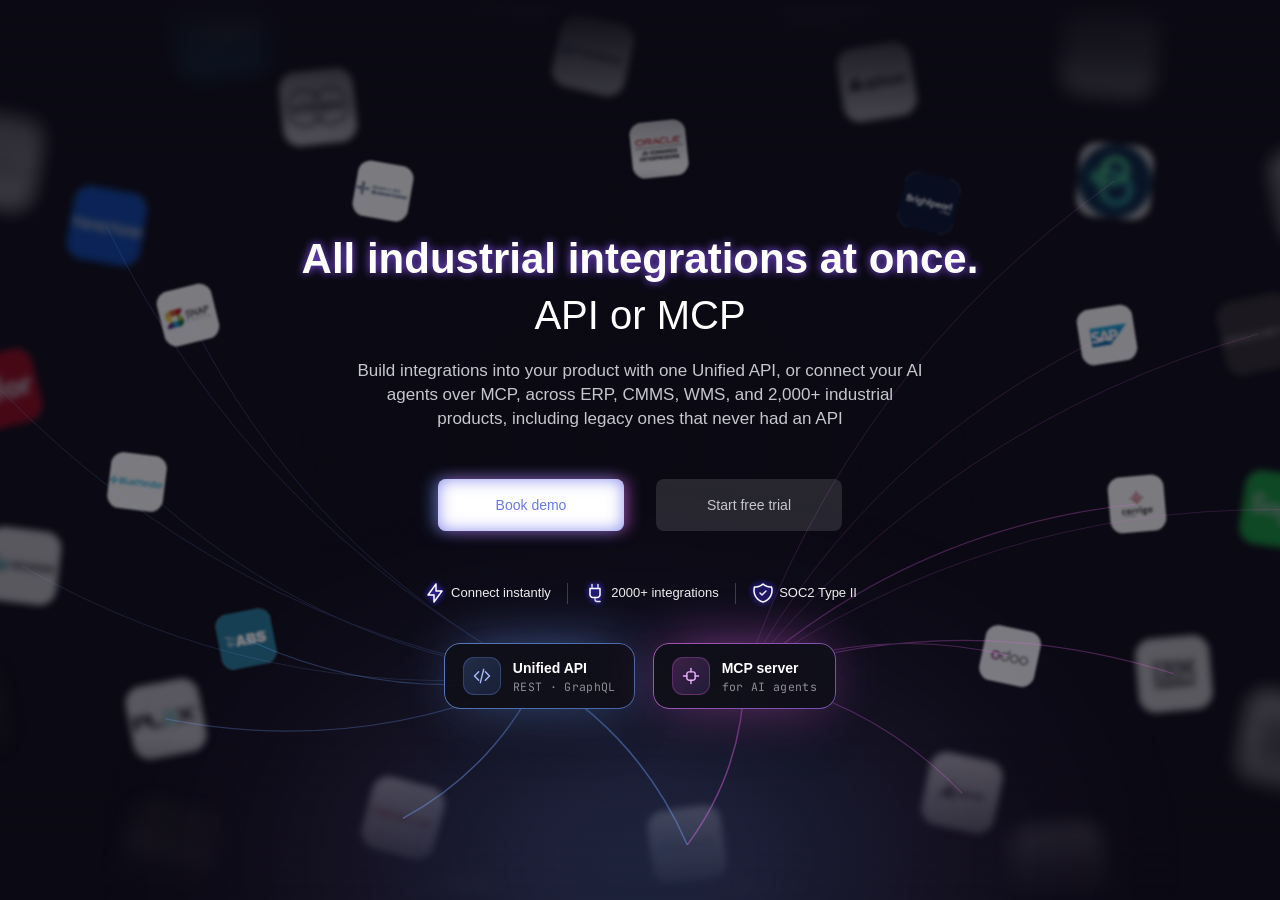
<file: hero/index.html>
<!doctype html>
<html lang="en">
<head>
<meta charset="utf-8">
<meta name="viewport" content="width=device-width, initial-scale=1">
<title>Makini hero — handoff demo</title>
<!-- the live site's own stylesheet, copied here only so the demo renders
     identically. Do NOT ship this copy; the site already loads it. -->
<link rel="stylesheet" href="./vendor/makini.webflow.shared.min.css">
<link rel="preconnect" href="https://fonts.googleapis.com">
<link rel="preconnect" href="https://fonts.gstatic.com" crossorigin>
<link rel="stylesheet" href="https://fonts.googleapis.com/css2?family=Inter:wght@400;500;600;700&family=JetBrains+Mono:wght@400;500&display=swap">
<link rel="stylesheet" href="./hero.css">
</head>
<body class="m-body black">

<div class="wh-stage">
  <section class="wh-hero">
    <div class="wh-rings" data-rings></div>
    <div class="wh-veil"></div>
    <div class="wh-rail"></div>
    <div class="wh-spot" data-spot></div>
    <div class="wh-glow"></div>
    <div class="m-container relative">
      <div class="home-s1-box"><h1 class="m-h1"><span class="h1-bold">All industrial integrations at once. </span><br>API or MCP</h1><div class="home-subheading">Build integrations into your product with one Unified API, or connect your AI agents over MCP, across ERP, CMMS, WMS, and 2,000+ industrial products, including legacy ones that never had an API</div><div class="home-s2-left-btns"><a rel="nofollow" href="https://calendly.com/api-94107/makini-api-demo" target="_blank" class="price-card-btn home-btn w-inline-block"><div class="price-card-btn-text">Book demo</div></a><a href="https://app.makini.io/register" target="_blank" class="price-card-btn home-btn2 w-inline-block"><div class="price-card-btn-text">Start free trial</div></a></div><div class="s1-list-features_main"><div class="item_features"><div class="wrapper-icon_fectures"><img src="./logos/69d650d413bed53e49b87d02_img-1.png" loading="lazy" width="32" alt="" class="img_features"></div><div class="text_features">Connect instantly</div></div><div class="s1-line"></div><div class="item_features"><div class="wrapper-icon_fectures"><img src="./logos/69d650d488e89b034a982b82_img-2.png" loading="lazy" width="28" alt="" class="img_features"></div><div class="text_features">2000+ integrations</div></div><div class="s1-line"></div><div class="item_features"><div class="wrapper-icon_fectures"><img src="./logos/69d650d4a00109f4d3e52db6_img-3.png" loading="lazy" width="36" height="Auto" alt="" class="img_features"></div><div class="text_features">SOC2 Type II</div></div></div></div>

    </div>
  </section>
</div>

<script src="./hero.js"></script>
</body>
</html>
</file>
<file: hero/hero.css>
/* ==================================================================
   Makini hero - orbit rings.
   Native header, native hero copy and buttons. Everything below is
   additive: nothing overrides .m-header / .m-h1 / .home-subheading /
   .price-card-btn.
   ================================================================== */

body{overflow-x:hidden}

/* ==================================================================
   hero - an ordinary section, no pinning. The orbit choreography is
   tied to how far the hero has scrolled past the top of the viewport,
   so it plays out inside one screen of scrolling and then the whole
   section leaves like any other.
   ================================================================== */
.wh-stage{position:relative;background:#0b0a14}
.wh-hero{position:relative;min-height:100vh;overflow:hidden;
  background:#0b0a14;display:flex;align-items:center;padding:120px 0 80px}
.wh-hero > .m-container{position:relative;z-index:5;width:100%;
  transform:translate3d(0,var(--cy,0px),0);opacity:var(--co,1)}

/* the native hero box, re-centred. copy, buttons and classes untouched. */
.wh-hero .home-s1-box{padding-top:0;margin-bottom:0;text-align:center}
.wh-hero .home-s1-box .m-h1{margin-left:auto;margin-right:auto}
.wh-hero .home-s1-box .home-subheading{margin-left:auto;margin-right:auto;text-align:center}
.wh-hero .home-s2-left-btns{justify-content:center}
.wh-hero .s1-list-features_main{justify-content:center}

/* ==================================================================
   orbit rings
   ================================================================== */
.wh-rings{position:absolute;inset:0;z-index:0;pointer-events:none;opacity:var(--ro,1)}
.wh-ring{position:absolute;inset:0;will-change:transform}

/* --dx/--dy/--ssc are driven by scroll and must never lag, so no transition
   sits on this element's transform */
.wh-tile{position:absolute;left:var(--x);top:var(--y);width:var(--s);height:var(--s);
  margin-left:calc(var(--s) / -2);margin-top:calc(var(--s) / -2);
  transform:translate3d(var(--dx,0px),var(--dy,0px),0) scale(var(--ssc,1));
  opacity:var(--op,1);
  transition:opacity .3s ease;will-change:transform}
.wh-tile .sc{width:100%;height:100%;transform:scale(var(--sc,1));
  transition:transform .35s cubic-bezier(.2,.8,.2,1)}
.wh-tile .fl{width:100%;height:100%;
  animation:whFloat var(--dur,16s) ease-in-out infinite;animation-delay:var(--t,0s)}
.wh-tile .in{width:100%;height:100%;border-radius:calc(var(--s) * .235);overflow:hidden;
  background:#fff;transform:rotate(calc(var(--r,0deg) * var(--rk,1)));
  filter:blur(var(--bl,0px)) saturate(var(--sat,1)) brightness(var(--br,1));
  transition:filter .3s ease}
.wh-tile .in img{width:100%;height:100%;object-fit:cover;display:block}
/* --fk damps the drift to zero as a tile lands on the rail, so the finished
   line is dead still instead of bobbing */
@keyframes whFloat{0%,100%{transform:translate3d(0,0,0)}
  50%{transform:translate3d(0,calc(-16px * var(--fk,1)),0)}}

/* pointer focus: the nearest system racks into focus and names itself */
.wh-tile.focus{--bl:0px !important;--op:1 !important;--sat:1.1;--br:1.06;z-index:6}
.wh-tile.focus .sc{--sc:1.14}
.wh-tile .name{position:absolute;left:50%;top:calc(100% + 9px);transform:translateX(-50%);
  padding:4px 10px;border-radius:999px;white-space:nowrap;opacity:0;pointer-events:none;
  font:500 11px/1 Inter,Arial,sans-serif;color:#e6e7ea;background:#12121ae6;
  border:1px solid #ffffff26;backdrop-filter:blur(8px);transition:opacity .25s ease}
.wh-tile.focus .name{opacity:1}

/* veil: keeps the centre readable and fades the rings into the page */
.wh-veil{position:absolute;inset:0;z-index:1;pointer-events:none;opacity:var(--vo,1);
  background:
    radial-gradient(ellipse 34% 40% at 50% 50%,#0b0a14 0%,#0b0a14f2 50%,#0b0a1400 78%),
    linear-gradient(#0b0a14 0%,#0b0a1400 18%,#0b0a1400 82%,#0b0a14 100%)}

.wh-glow{position:absolute;left:50%;bottom:-240px;transform:translateX(-50%);
  width:1080px;height:560px;z-index:2;pointer-events:none;filter:blur(110px);
  opacity:calc(.4 * var(--go,1));
  background:radial-gradient(closest-side,#71a1ff 0%,#71a1ff52 38%,#ef68f230 66%,transparent 80%)}

.wh-spot{position:absolute;left:0;top:0;width:820px;height:820px;border-radius:50%;z-index:2;
  pointer-events:none;filter:blur(100px);opacity:0;transition:opacity .5s ease;
  background:radial-gradient(closest-side,#71a1ff4d 0%,#9468f229 42%,transparent 72%)}
.wh-hero.live .wh-spot{opacity:1}

/* the rail the systems land on once the orbit has unwrapped */
.wh-rail{position:absolute;left:0;right:0;top:50%;height:1px;z-index:1;pointer-events:none;
  /* top is overwritten from JS so the rail and the landed row share one number */
  opacity:var(--rlo,0);transform:translate3d(0,var(--rly,0px),0);
  background:linear-gradient(90deg,transparent,#71a1ff4d 18%,#ef68f266 50%,#9468f24d 82%,transparent)}

/* ==================================================================
   the two gateways and the fan into the systems
   ================================================================== */
/* The whole fan is a handful of STATIC paths: rasterised once, never touched
   again. It used to be 12 strokes + 12 blur(4px) halos + 12 dash-animated
   strokes per gateway, and every one of them forced a full-viewport SVG
   repaint on every frame. */
.wh-links{position:absolute;inset:0;z-index:3;pointer-events:none;opacity:var(--lo,1)}
.wh-links path{fill:none;vector-effect:non-scaling-stroke}

/* the flow is sold by a few small dots instead, each riding a generated
   translate3d keyframe track, so it runs on the compositor */
.wh-packets{position:absolute;inset:0;z-index:3;pointer-events:none;opacity:var(--lo,1)}
.wh-packets.off .wh-pk{animation-play-state:paused}
.wh-pk{position:absolute;left:0;top:0;width:5px;height:5px;margin:-2.5px 0 0 -2.5px;
  border-radius:50%;opacity:0;will-change:transform,opacity}

/* the pair sits in the normal flow under the copy, so its position comes from
   the layout instead of a guessed offset, and a short viewport can never push
   it into the feature row */
.wh-ports{position:relative;z-index:5;display:flex;justify-content:center;
  align-items:stretch;gap:18px;flex-wrap:wrap;margin:38px 0 0;opacity:var(--lo,1)}
.wh-port{position:relative;
  display:flex;align-items:center;gap:12px;padding:13px 18px;border-radius:16px;
  background:#101019e6;backdrop-filter:blur(16px);border:1px solid #ffffff1f;
  box-shadow:0 26px 60px -26px #000;text-align:left;white-space:nowrap}
.wh-port::before{content:"";position:absolute;inset:-1px;border-radius:inherit;padding:1px;
  -webkit-mask:linear-gradient(#000 0 0) content-box,linear-gradient(#000 0 0);
  -webkit-mask-composite:xor;mask-composite:exclude;pointer-events:none}
.wh-port.api::before{background:linear-gradient(135deg,#71a1ff,#5485e5);opacity:.65}
.wh-port.mcp::before{background:linear-gradient(135deg,#ef68f2,#9468f2);opacity:.65}
.wh-port.api{box-shadow:0 26px 60px -26px #000,0 0 60px -18px #71a1ff}
.wh-port.mcp{box-shadow:0 26px 60px -26px #000,0 0 60px -18px #ef68f2}
.wh-port .ic{width:38px;height:38px;flex:none;border-radius:11px;display:grid;place-items:center}
.wh-port.api .ic{background:linear-gradient(135deg,#71a1ff33,#5485e526);border:1px solid #71a1ff40}
.wh-port.mcp .ic{background:linear-gradient(135deg,#ef68f233,#9468f226);border:1px solid #ef68f240}
.wh-port .ic svg{width:20px;height:20px;fill:none;stroke-width:1.7;
  stroke-linecap:round;stroke-linejoin:round}
.wh-port.api .ic svg{stroke:#acbaff}
.wh-port.mcp .ic svg{stroke:#ebb2ff}
.wh-port b{display:block;font:600 14px/1.25 Inter,Arial,sans-serif;color:#fff}
.wh-port span{display:block;margin-top:3px;font:400 11.5px/1 "JetBrains Mono",monospace;
  letter-spacing:.03em;color:#8d8f97}

/* ==================================================================
   responsive
   ================================================================== */
@media(max-width:1180px){
  .wh-port{padding:11px 14px;gap:10px}
  .wh-port b{font-size:13px}
  .wh-port span{font-size:10.5px}
}
@media(max-width:991px){
  .wh-hero{min-height:0;padding:126px 0 76px}
  .wh-hero .home-s1-box .home-subheading{max-width:520px}
  /* no room for the fan next to the copy on a tablet */
  .wh-links,.wh-packets,.wh-rail{display:none}
  .wh-ports{gap:12px;margin-top:36px}
}
@media(max-width:767px){
  .wh-hero{padding:104px 0 64px}
  .wh-hero .home-s2-left-btns{flex-direction:column;align-items:center;gap:14px}
  .wh-hero .home-s2-left-btns .price-card-btn{width:100%;max-width:320px}
  .wh-ports{flex-direction:column;align-items:center}
  .wh-port{width:100%;max-width:320px}
}
@media(prefers-reduced-motion:reduce){
  .wh-hero{min-height:0}
  .wh-tile .fl,.wh-links .flow{animation:none}
  .wh-tile .sc,.wh-tile{transition:none}
}
</file>
<file: hero/vendor/makini.webflow.shared.min.css>
html{-webkit-text-size-adjust:100%;-ms-text-size-adjust:100%;font-family:sans-serif}body{margin:0}article,aside,details,figcaption,figure,footer,header,hgroup,main,menu,nav,section,summary{display:block}audio,canvas,progress,video{vertical-align:baseline;display:inline-block}audio:not([controls]){height:0;display:none}[hidden],template{display:none}a{background-color:#0000}a:active,a:hover{outline:0}abbr[title]{border-bottom:1px dotted}b,strong{font-weight:700}dfn{font-style:italic}h1{margin:.67em 0;font-size:2em}mark{color:#000;background:#ff0}small{font-size:80%}sub,sup{vertical-align:baseline;font-size:75%;line-height:0;position:relative}sup{top:-.5em}sub{bottom:-.25em}img{border:0}svg:not(:root){overflow:hidden}hr{box-sizing:content-box;height:0}pre{overflow:auto}code,kbd,pre,samp{font-family:monospace;font-size:1em}button,input,optgroup,select,textarea{color:inherit;font:inherit;margin:0}button{overflow:visible}button,select{text-transform:none}button,html input[type=button],input[type=reset]{-webkit-appearance:button;cursor:pointer}button[disabled],html input[disabled]{cursor:default}button::-moz-focus-inner,input::-moz-focus-inner{border:0;padding:0}input{line-height:normal}input[type=checkbox],input[type=radio]{box-sizing:border-box;padding:0}input[type=number]::-webkit-inner-spin-button,input[type=number]::-webkit-outer-spin-button{height:auto}input[type=search]{-webkit-appearance:none}input[type=search]::-webkit-search-cancel-button,input[type=search]::-webkit-search-decoration{-webkit-appearance:none}legend{border:0;padding:0}textarea{overflow:auto}optgroup{font-weight:700}table{border-collapse:collapse;border-spacing:0}td,th{padding:0}@font-face{font-family:webflow-icons;src:url([data-uri])format("truetype");font-weight:400;font-style:normal}[class^=w-icon-],[class*=\ w-icon-]{speak:none;font-variant:normal;text-transform:none;-webkit-font-smoothing:antialiased;-moz-osx-font-smoothing:grayscale;font-style:normal;font-weight:400;line-height:1;font-family:webflow-icons!important}.w-icon-slider-right:before{content:""}.w-icon-slider-left:before{content:""}.w-icon-nav-menu:before{content:""}.w-icon-arrow-down:before,.w-icon-dropdown-toggle:before{content:""}.w-icon-file-upload-remove:before{content:""}.w-icon-file-upload-icon:before{content:""}*{box-sizing:border-box}html{height:100%}body{color:#333;background-color:#fff;min-height:100%;margin:0;font-family:Arial,sans-serif;font-size:14px;line-height:20px}img{vertical-align:middle;max-width:100%;display:inline-block}html.w-mod-touch *{background-attachment:scroll!important}.w-block{display:block}.w-inline-block{max-width:100%;display:inline-block}.w-clearfix:before,.w-clearfix:after{content:" ";grid-area:1/1/2/2;display:table}.w-clearfix:after{clear:both}.w-hidden{display:none}.w-button{color:#fff;line-height:inherit;cursor:pointer;background-color:#3898ec;border:0;border-radius:0;padding:9px 15px;text-decoration:none;display:inline-block}input.w-button{-webkit-appearance:button}html[data-w-dynpage] [data-w-cloak]{color:#0000!important}.w-code-block{margin:unset}pre.w-code-block code{all:inherit}pre.w-code-block code>span{display:block!important}.w-optimization{display:contents}.w-webflow-badge,.w-webflow-badge>img{box-sizing:unset;width:unset;height:unset;max-height:unset;max-width:unset;min-height:unset;min-width:unset;margin:unset;padding:unset;float:unset;clear:unset;border:unset;border-radius:unset;background:unset;background-image:unset;background-position:unset;background-size:unset;background-repeat:unset;background-origin:unset;background-clip:unset;background-attachment:unset;background-color:unset;box-shadow:unset;transform:unset;direction:unset;font-family:unset;font-weight:unset;color:unset;font-size:unset;line-height:unset;font-style:unset;font-variant:unset;text-align:unset;letter-spacing:unset;-webkit-text-decoration:unset;text-decoration:unset;text-indent:unset;text-transform:unset;list-style-type:unset;text-shadow:unset;vertical-align:unset;cursor:unset;white-space:unset;word-break:unset;word-spacing:unset;word-wrap:unset;transition:unset}.w-webflow-badge{white-space:nowrap;cursor:pointer;box-shadow:0 0 0 1px #0000001a,0 1px 3px #0000001a;visibility:visible!important;opacity:1!important;z-index:2147483647!important;color:#aaadb0!important;width:auto!important;height:auto!important;overflow:unset!important;background-color:#fff!important;border-radius:3px!important;margin:0!important;padding:6px!important;font-size:12px!important;line-height:14px!important;text-decoration:none!important;display:inline-block!important;position:fixed!important;inset:auto 12px 12px auto!important;transform:none!important}.w-webflow-badge>img{position:unset;visibility:unset!important;opacity:1!important;vertical-align:middle!important;display:inline-block!important}h1,h2,h3,h4,h5,h6{margin-bottom:10px;font-weight:700}h1{margin-top:20px;font-size:38px;line-height:44px}h2{margin-top:20px;font-size:32px;line-height:36px}h3{margin-top:20px;font-size:24px;line-height:30px}h4{margin-top:10px;font-size:18px;line-height:24px}h5{margin-top:10px;font-size:14px;line-height:20px}h6{margin-top:10px;font-size:12px;line-height:18px}p{margin-top:0;margin-bottom:10px}blockquote{border-left:5px solid #e2e2e2;margin:0 0 10px;padding:10px 20px;font-size:18px;line-height:22px}figure{margin:0 0 10px}ul,ol{margin-top:0;margin-bottom:10px;padding-left:40px}.w-list-unstyled{padding-left:0;list-style:none}.w-embed:before,.w-embed:after{content:" ";grid-area:1/1/2/2;display:table}.w-embed:after{clear:both}.w-video{width:100%;padding:0;position:relative}.w-video iframe,.w-video object,.w-video embed{border:none;width:100%;height:100%;position:absolute;top:0;left:0}fieldset{border:0;margin:0;padding:0}button,[type=button],[type=reset]{cursor:pointer;-webkit-appearance:button;border:0}.w-form{margin:0 0 15px}.w-form-done{text-align:center;background-color:#ddd;padding:20px;display:none}.w-form-fail{background-color:#ffdede;margin-top:10px;padding:10px;display:none}label{margin-bottom:5px;font-weight:700;display:block}.w-input,.w-select{color:#333;vertical-align:middle;background-color:#fff;border:1px solid #ccc;width:100%;height:38px;margin-bottom:10px;padding:8px 12px;font-size:14px;line-height:1.42857;display:block}.w-input::placeholder,.w-select::placeholder{color:#999}.w-input:focus,.w-select:focus{border-color:#3898ec;outline:0}.w-input[disabled],.w-select[disabled],.w-input[readonly],.w-select[readonly],fieldset[disabled] .w-input,fieldset[disabled] .w-select{cursor:not-allowed}.w-input[disabled]:not(.w-input-disabled),.w-select[disabled]:not(.w-input-disabled),.w-input[readonly],.w-select[readonly],fieldset[disabled]:not(.w-input-disabled) .w-input,fieldset[disabled]:not(.w-input-disabled) .w-select{background-color:#eee}textarea.w-input,textarea.w-select{height:auto}.w-select{background-color:#f3f3f3}.w-select[multiple]{height:auto}.w-form-label{cursor:pointer;margin-bottom:0;font-weight:400;display:inline-block}.w-radio{margin-bottom:5px;padding-left:20px;display:block}.w-radio:before,.w-radio:after{content:" ";grid-area:1/1/2/2;display:table}.w-radio:after{clear:both}.w-radio-input{float:left;margin:3px 0 0 -20px;line-height:normal}.w-file-upload{margin-bottom:10px;display:block}.w-file-upload-input{opacity:0;z-index:-100;width:.1px;height:.1px;position:absolute;overflow:hidden}.w-file-upload-default,.w-file-upload-uploading,.w-file-upload-success{color:#333;display:inline-block}.w-file-upload-error{margin-top:10px;display:block}.w-file-upload-default.w-hidden,.w-file-upload-uploading.w-hidden,.w-file-upload-error.w-hidden,.w-file-upload-success.w-hidden{display:none}.w-file-upload-uploading-btn{cursor:pointer;background-color:#fafafa;border:1px solid #ccc;margin:0;padding:8px 12px;font-size:14px;font-weight:400;display:flex}.w-file-upload-file{background-color:#fafafa;border:1px solid #ccc;flex-grow:1;justify-content:space-between;margin:0;padding:8px 9px 8px 11px;display:flex}.w-file-upload-file-name{font-size:14px;font-weight:400;display:block}.w-file-remove-link{cursor:pointer;width:auto;height:auto;margin-top:3px;margin-left:10px;padding:3px;display:block}.w-icon-file-upload-remove{margin:auto;font-size:10px}.w-file-upload-error-msg{color:#ea384c;padding:2px 0;display:inline-block}.w-file-upload-info{padding:0 12px;line-height:38px;display:inline-block}.w-file-upload-label{cursor:pointer;background-color:#fafafa;border:1px solid #ccc;margin:0;padding:8px 12px;font-size:14px;font-weight:400;display:inline-block}.w-icon-file-upload-icon,.w-icon-file-upload-uploading{width:20px;margin-right:8px;display:inline-block}.w-icon-file-upload-uploading{height:20px}.w-container{max-width:940px;margin-left:auto;margin-right:auto}.w-container:before,.w-container:after{content:" ";grid-area:1/1/2/2;display:table}.w-container:after{clear:both}.w-container .w-row{margin-left:-10px;margin-right:-10px}.w-row:before,.w-row:after{content:" ";grid-area:1/1/2/2;display:table}.w-row:after{clear:both}.w-row .w-row{margin-left:0;margin-right:0}.w-col{float:left;width:100%;min-height:1px;padding-left:10px;padding-right:10px;position:relative}.w-col .w-col{padding-left:0;padding-right:0}.w-col-1{width:8.33333%}.w-col-2{width:16.6667%}.w-col-3{width:25%}.w-col-4{width:33.3333%}.w-col-5{width:41.6667%}.w-col-6{width:50%}.w-col-7{width:58.3333%}.w-col-8{width:66.6667%}.w-col-9{width:75%}.w-col-10{width:83.3333%}.w-col-11{width:91.6667%}.w-col-12{width:100%}.w-hidden-main{display:none!important}@media screen and (max-width:991px){.w-container{max-width:728px}.w-hidden-main{display:inherit!important}.w-hidden-medium{display:none!important}.w-col-medium-1{width:8.33333%}.w-col-medium-2{width:16.6667%}.w-col-medium-3{width:25%}.w-col-medium-4{width:33.3333%}.w-col-medium-5{width:41.6667%}.w-col-medium-6{width:50%}.w-col-medium-7{width:58.3333%}.w-col-medium-8{width:66.6667%}.w-col-medium-9{width:75%}.w-col-medium-10{width:83.3333%}.w-col-medium-11{width:91.6667%}.w-col-medium-12{width:100%}.w-col-stack{width:100%;left:auto;right:auto}}@media screen and (max-width:767px){.w-hidden-main,.w-hidden-medium{display:inherit!important}.w-hidden-small{display:none!important}.w-row,.w-container .w-row{margin-left:0;margin-right:0}.w-col{width:100%;left:auto;right:auto}.w-col-small-1{width:8.33333%}.w-col-small-2{width:16.6667%}.w-col-small-3{width:25%}.w-col-small-4{width:33.3333%}.w-col-small-5{width:41.6667%}.w-col-small-6{width:50%}.w-col-small-7{width:58.3333%}.w-col-small-8{width:66.6667%}.w-col-small-9{width:75%}.w-col-small-10{width:83.3333%}.w-col-small-11{width:91.6667%}.w-col-small-12{width:100%}}@media screen and (max-width:479px){.w-container{max-width:none}.w-hidden-main,.w-hidden-medium,.w-hidden-small{display:inherit!important}.w-hidden-tiny{display:none!important}.w-col{width:100%}.w-col-tiny-1{width:8.33333%}.w-col-tiny-2{width:16.6667%}.w-col-tiny-3{width:25%}.w-col-tiny-4{width:33.3333%}.w-col-tiny-5{width:41.6667%}.w-col-tiny-6{width:50%}.w-col-tiny-7{width:58.3333%}.w-col-tiny-8{width:66.6667%}.w-col-tiny-9{width:75%}.w-col-tiny-10{width:83.3333%}.w-col-tiny-11{width:91.6667%}.w-col-tiny-12{width:100%}}.w-widget{position:relative}.w-widget-map{width:100%;height:400px}.w-widget-map label{width:auto;display:inline}.w-widget-map img{max-width:inherit}.w-widget-map .gm-style-iw{text-align:center}.w-widget-map .gm-style-iw>button{display:none!important}.w-widget-twitter{overflow:hidden}.w-widget-twitter-count-shim{vertical-align:top;text-align:center;background:#fff;border:1px solid #758696;border-radius:3px;width:28px;height:20px;display:inline-block;position:relative}.w-widget-twitter-count-shim *{pointer-events:none;-webkit-user-select:none;user-select:none}.w-widget-twitter-count-shim .w-widget-twitter-count-inner{text-align:center;color:#999;font-family:serif;font-size:15px;line-height:12px;position:relative}.w-widget-twitter-count-shim .w-widget-twitter-count-clear{display:block;position:relative}.w-widget-twitter-count-shim.w--large{width:36px;height:28px}.w-widget-twitter-count-shim.w--large .w-widget-twitter-count-inner{font-size:18px;line-height:18px}.w-widget-twitter-count-shim:not(.w--vertical){margin-left:5px;margin-right:8px}.w-widget-twitter-count-shim:not(.w--vertical).w--large{margin-left:6px}.w-widget-twitter-count-shim:not(.w--vertical):before,.w-widget-twitter-count-shim:not(.w--vertical):after{content:" ";pointer-events:none;border:solid #0000;width:0;height:0;position:absolute;top:50%;left:0}.w-widget-twitter-count-shim:not(.w--vertical):before{border-width:4px;border-color:#75869600 #5d6c7b #75869600 #75869600;margin-top:-4px;margin-left:-9px}.w-widget-twitter-count-shim:not(.w--vertical).w--large:before{border-width:5px;margin-top:-5px;margin-left:-10px}.w-widget-twitter-count-shim:not(.w--vertical):after{border-width:4px;border-color:#fff0 #fff #fff0 #fff0;margin-top:-4px;margin-left:-8px}.w-widget-twitter-count-shim:not(.w--vertical).w--large:after{border-width:5px;margin-top:-5px;margin-left:-9px}.w-widget-twitter-count-shim.w--vertical{width:61px;height:33px;margin-bottom:8px}.w-widget-twitter-count-shim.w--vertical:before,.w-widget-twitter-count-shim.w--vertical:after{content:" ";pointer-events:none;border:solid #0000;width:0;height:0;position:absolute;top:100%;left:50%}.w-widget-twitter-count-shim.w--vertical:before{border-width:5px;border-color:#5d6c7b #75869600 #75869600;margin-left:-5px}.w-widget-twitter-count-shim.w--vertical:after{border-width:4px;border-color:#fff #fff0 #fff0;margin-left:-4px}.w-widget-twitter-count-shim.w--vertical .w-widget-twitter-count-inner{font-size:18px;line-height:22px}.w-widget-twitter-count-shim.w--vertical.w--large{width:76px}.w-background-video{color:#fff;height:500px;position:relative;overflow:hidden}.w-background-video>video{object-fit:cover;z-index:-100;background-position:50%;background-size:cover;width:100%;height:100%;margin:auto;position:absolute;inset:-100%}.w-background-video>video::-webkit-media-controls-start-playback-button{-webkit-appearance:none;display:none!important}.w-background-video--control{background-color:#0000;padding:0;position:absolute;bottom:1em;right:1em}.w-background-video--control>[hidden]{display:none!important}.w-slider{text-align:center;clear:both;-webkit-tap-highlight-color:#0000;tap-highlight-color:#0000;background:#ddd;height:300px;position:relative}.w-slider-mask{z-index:1;white-space:nowrap;height:100%;display:block;position:relative;left:0;right:0;overflow:hidden}.w-slide{vertical-align:top;white-space:normal;text-align:left;width:100%;height:100%;display:inline-block;position:relative}.w-slider-nav{z-index:2;text-align:center;-webkit-tap-highlight-color:#0000;tap-highlight-color:#0000;height:40px;margin:auto;padding-top:10px;position:absolute;inset:auto 0 0}.w-slider-nav.w-round>div{border-radius:100%}.w-slider-nav.w-num>div{width:auto;height:auto;font-size:inherit;line-height:inherit;padding:.2em .5em}.w-slider-nav.w-shadow>div{box-shadow:0 0 3px #3336}.w-slider-nav-invert{color:#fff}.w-slider-nav-invert>div{background-color:#2226}.w-slider-nav-invert>div.w-active{background-color:#222}.w-slider-dot{cursor:pointer;background-color:#fff6;width:1em;height:1em;margin:0 3px .5em;transition:background-color .1s,color .1s;display:inline-block;position:relative}.w-slider-dot.w-active{background-color:#fff}.w-slider-dot:focus{outline:none;box-shadow:0 0 0 2px #fff}.w-slider-dot:focus.w-active{box-shadow:none}.w-slider-arrow-left,.w-slider-arrow-right{cursor:pointer;color:#fff;-webkit-tap-highlight-color:#0000;tap-highlight-color:#0000;-webkit-user-select:none;user-select:none;width:80px;margin:auto;font-size:40px;position:absolute;inset:0;overflow:hidden}.w-slider-arrow-left [class^=w-icon-],.w-slider-arrow-right [class^=w-icon-],.w-slider-arrow-left [class*=\ w-icon-],.w-slider-arrow-right [class*=\ w-icon-]{position:absolute}.w-slider-arrow-left:focus,.w-slider-arrow-right:focus{outline:0}.w-slider-arrow-left{z-index:3;right:auto}.w-slider-arrow-right{z-index:4;left:auto}.w-icon-slider-left,.w-icon-slider-right{width:1em;height:1em;margin:auto;inset:0}.w-slider-aria-label{clip:rect(0 0 0 0);border:0;width:1px;height:1px;margin:-1px;padding:0;position:absolute;overflow:hidden}.w-slider-force-show{display:block!important}.w-dropdown{text-align:left;z-index:900;margin-left:auto;margin-right:auto;display:inline-block;position:relative}.w-dropdown-btn,.w-dropdown-toggle,.w-dropdown-link{vertical-align:top;color:#222;text-align:left;white-space:nowrap;margin-left:auto;margin-right:auto;padding:20px;text-decoration:none;position:relative}.w-dropdown-toggle{-webkit-user-select:none;user-select:none;cursor:pointer;padding-right:40px;display:inline-block}.w-dropdown-toggle:focus{outline:0}.w-icon-dropdown-toggle{width:1em;height:1em;margin:auto 20px auto auto;position:absolute;top:0;bottom:0;right:0}.w-dropdown-list{background:#ddd;min-width:100%;display:none;position:absolute}.w-dropdown-list.w--open{display:block}.w-dropdown-link{color:#222;padding:10px 20px;display:block}.w-dropdown-link.w--current{color:#0082f3}.w-dropdown-link:focus{outline:0}.w-lightbox-backdrop{cursor:auto;letter-spacing:normal;text-indent:0;text-shadow:none;text-transform:none;visibility:visible;white-space:normal;word-break:normal;word-spacing:normal;word-wrap:normal;color:#fff;text-align:center;z-index:2000;opacity:0;-webkit-user-select:none;-moz-user-select:none;-webkit-tap-highlight-color:transparent;background:#000000e6;outline:0;font-family:Helvetica Neue,Helvetica,Ubuntu,Segoe UI,Verdana,sans-serif;font-size:17px;font-style:normal;font-weight:300;line-height:1.2;list-style:disc;position:fixed;inset:0;-webkit-transform:translate(0)}.w-lightbox-backdrop,.w-lightbox-container{-webkit-overflow-scrolling:touch;height:100%;overflow:auto}.w-lightbox-content{height:100vh;position:relative;overflow:hidden}.w-lightbox-view{opacity:0;width:100vw;height:100vh;position:absolute}.w-lightbox-view:before{content:"";height:100vh}.w-lightbox-group,.w-lightbox-group .w-lightbox-view,.w-lightbox-group .w-lightbox-view:before{height:86vh}.w-lightbox-frame,.w-lightbox-view:before{vertical-align:middle;display:inline-block}.w-lightbox-figure{margin:0;position:relative}.w-lightbox-group .w-lightbox-figure{cursor:pointer}.w-lightbox-img{width:auto;max-width:none;height:auto}.w-lightbox-image{float:none;max-width:100vw;max-height:100vh;display:block}.w-lightbox-group .w-lightbox-image{max-height:86vh}.w-lightbox-caption{text-align:left;text-overflow:ellipsis;white-space:nowrap;background:#0006;padding:.5em 1em;position:absolute;bottom:0;left:0;right:0;overflow:hidden}.w-lightbox-embed{width:100%;height:100%;position:absolute;inset:0}.w-lightbox-control{cursor:pointer;background-position:50%;background-repeat:no-repeat;background-size:24px;width:4em;transition:all .3s;position:absolute;top:0}.w-lightbox-left{background-image:url([data-uri]);display:none;bottom:0;left:0}.w-lightbox-right{background-image:url([data-uri]);display:none;bottom:0;right:0}.w-lightbox-close{background-image:url([data-uri]);background-size:18px;height:2.6em;right:0}.w-lightbox-strip{white-space:nowrap;padding:0 1vh;line-height:0;position:absolute;bottom:0;left:0;right:0;overflow:auto hidden}.w-lightbox-item{box-sizing:content-box;cursor:pointer;width:10vh;padding:2vh 1vh;display:inline-block;-webkit-transform:translate(0,0)}.w-lightbox-active{opacity:.3}.w-lightbox-thumbnail{background:#222;height:10vh;position:relative;overflow:hidden}.w-lightbox-thumbnail-image{position:absolute;top:0;left:0}.w-lightbox-thumbnail .w-lightbox-tall{width:100%;top:50%;transform:translateY(-50%)}.w-lightbox-thumbnail .w-lightbox-wide{height:100%;left:50%;transform:translate(-50%)}.w-lightbox-spinner{box-sizing:border-box;border:5px solid #0006;border-radius:50%;width:40px;height:40px;margin-top:-20px;margin-left:-20px;animation:.8s linear infinite spin;position:absolute;top:50%;left:50%}.w-lightbox-spinner:after{content:"";border:3px solid #0000;border-bottom-color:#fff;border-radius:50%;position:absolute;inset:-4px}.w-lightbox-hide{display:none}.w-lightbox-noscroll{overflow:hidden}@media (min-width:768px){.w-lightbox-content{height:96vh;margin-top:2vh}.w-lightbox-view,.w-lightbox-view:before{height:96vh}.w-lightbox-group,.w-lightbox-group .w-lightbox-view,.w-lightbox-group .w-lightbox-view:before{height:84vh}.w-lightbox-image{max-width:96vw;max-height:96vh}.w-lightbox-group .w-lightbox-image{max-width:82.3vw;max-height:84vh}.w-lightbox-left,.w-lightbox-right{opacity:.5;display:block}.w-lightbox-close{opacity:.8}.w-lightbox-control:hover{opacity:1}}.w-lightbox-inactive,.w-lightbox-inactive:hover{opacity:0}.w-richtext:before,.w-richtext:after{content:" ";grid-area:1/1/2/2;display:table}.w-richtext:after{clear:both}.w-richtext[contenteditable=true]:before,.w-richtext[contenteditable=true]:after{white-space:initial}.w-richtext ol,.w-richtext ul{overflow:hidden}.w-richtext .w-richtext-figure-selected.w-richtext-figure-type-video div:after,.w-richtext .w-richtext-figure-selected[data-rt-type=video] div:after,.w-richtext .w-richtext-figure-selected.w-richtext-figure-type-image div,.w-richtext .w-richtext-figure-selected[data-rt-type=image] div{outline:2px solid #2895f7}.w-richtext figure.w-richtext-figure-type-video>div:after,.w-richtext figure[data-rt-type=video]>div:after{content:"";display:none;position:absolute;inset:0}.w-richtext figure{max-width:60%;position:relative}.w-richtext figure>div:before{cursor:default!important}.w-richtext figure img{width:100%}.w-richtext figure figcaption.w-richtext-figcaption-placeholder{opacity:.6}.w-richtext figure div{color:#0000;font-size:0}.w-richtext figure.w-richtext-figure-type-image,.w-richtext figure[data-rt-type=image]{display:table}.w-richtext figure.w-richtext-figure-type-image>div,.w-richtext figure[data-rt-type=image]>div{display:inline-block}.w-richtext figure.w-richtext-figure-type-image>figcaption,.w-richtext figure[data-rt-type=image]>figcaption{caption-side:bottom;display:table-caption}.w-richtext figure.w-richtext-figure-type-video,.w-richtext figure[data-rt-type=video]{width:60%;height:0}.w-richtext figure.w-richtext-figure-type-video iframe,.w-richtext figure[data-rt-type=video] iframe{width:100%;height:100%;position:absolute;top:0;left:0}.w-richtext figure.w-richtext-figure-type-video>div,.w-richtext figure[data-rt-type=video]>div{width:100%}.w-richtext figure.w-richtext-align-center{clear:both;margin-left:auto;margin-right:auto}.w-richtext figure.w-richtext-align-center.w-richtext-figure-type-image>div,.w-richtext figure.w-richtext-align-center[data-rt-type=image]>div{max-width:100%}.w-richtext figure.w-richtext-align-normal{clear:both}.w-richtext figure.w-richtext-align-fullwidth{text-align:center;clear:both;width:100%;max-width:100%;margin-left:auto;margin-right:auto;display:block}.w-richtext figure.w-richtext-align-fullwidth>div{padding-bottom:inherit;display:inline-block}.w-richtext figure.w-richtext-align-fullwidth>figcaption{display:block}.w-richtext figure.w-richtext-align-floatleft{float:left;clear:none;margin-right:15px}.w-richtext figure.w-richtext-align-floatright{float:right;clear:none;margin-left:15px}.w-nav{z-index:1000;background:#ddd;position:relative}.w-nav:before,.w-nav:after{content:" ";grid-area:1/1/2/2;display:table}.w-nav:after{clear:both}.w-nav-brand{float:left;color:#333;text-decoration:none;position:relative}.w-nav-link{vertical-align:top;color:#222;text-align:left;margin-left:auto;margin-right:auto;padding:20px;text-decoration:none;display:inline-block;position:relative}.w-nav-link.w--current{color:#0082f3}.w-nav-menu{float:right;position:relative}[data-nav-menu-open]{text-align:center;background:#c8c8c8;min-width:200px;position:absolute;top:100%;left:0;right:0;overflow:visible;display:block!important}.w--nav-link-open{display:block;position:relative}.w-nav-overlay{width:100%;display:none;position:absolute;top:100%;left:0;right:0;overflow:hidden}.w-nav-overlay [data-nav-menu-open]{top:0}.w-nav[data-animation=over-left] .w-nav-overlay{width:auto}.w-nav[data-animation=over-left] .w-nav-overlay,.w-nav[data-animation=over-left] [data-nav-menu-open]{z-index:1;top:0;right:auto}.w-nav[data-animation=over-right] .w-nav-overlay{width:auto}.w-nav[data-animation=over-right] .w-nav-overlay,.w-nav[data-animation=over-right] [data-nav-menu-open]{z-index:1;top:0;left:auto}.w-nav-button{float:right;cursor:pointer;-webkit-tap-highlight-color:#0000;tap-highlight-color:#0000;-webkit-user-select:none;user-select:none;padding:18px;font-size:24px;display:none;position:relative}.w-nav-button:focus{outline:0}.w-nav-button.w--open{color:#fff;background-color:#c8c8c8}.w-nav[data-collapse=all] .w-nav-menu{display:none}.w-nav[data-collapse=all] .w-nav-button,.w--nav-dropdown-open,.w--nav-dropdown-toggle-open{display:block}.w--nav-dropdown-list-open{position:static}@media screen and (max-width:991px){.w-nav[data-collapse=medium] .w-nav-menu{display:none}.w-nav[data-collapse=medium] .w-nav-button{display:block}}@media screen and (max-width:767px){.w-nav[data-collapse=small] .w-nav-menu{display:none}.w-nav[data-collapse=small] .w-nav-button{display:block}.w-nav-brand{padding-left:10px}}@media screen and (max-width:479px){.w-nav[data-collapse=tiny] .w-nav-menu{display:none}.w-nav[data-collapse=tiny] .w-nav-button{display:block}}.w-tabs{position:relative}.w-tabs:before,.w-tabs:after{content:" ";grid-area:1/1/2/2;display:table}.w-tabs:after{clear:both}.w-tab-menu{position:relative}.w-tab-link{vertical-align:top;text-align:left;cursor:pointer;color:#222;background-color:#ddd;padding:9px 30px;text-decoration:none;display:inline-block;position:relative}.w-tab-link.w--current{background-color:#c8c8c8}.w-tab-link:focus{outline:0}.w-tab-content{display:block;position:relative;overflow:hidden}.w-tab-pane{display:none;position:relative}.w--tab-active{display:block}@media screen and (max-width:479px){.w-tab-link{display:block}}.w-ix-emptyfix:after{content:""}@keyframes spin{0%{transform:rotate(0)}to{transform:rotate(360deg)}}.w-dyn-empty{background-color:#ddd;padding:10px}.w-dyn-hide,.w-dyn-bind-empty,.w-condition-invisible{display:none!important}.wf-layout-layout{display:grid}.w-layout-grid{grid-row-gap:16px;grid-column-gap:16px;grid-template-rows:auto auto;grid-template-columns:1fr 1fr;grid-auto-columns:1fr;display:grid}@font-face{font-family:Inter;src:url(https://cdn.prod.website-files.com/6075c27738665c833a39fd83/6997491bded90837af3bedb7_Inter-Medium.woff2)format("woff2");font-weight:500;font-style:normal;font-display:swap}@font-face{font-family:Inter;src:url(https://cdn.prod.website-files.com/6075c27738665c833a39fd83/6997491bfe2b15eab1c60510_Inter-Black.woff2)format("woff2");font-weight:900;font-style:normal;font-display:swap}@font-face{font-family:Inter;src:url(https://cdn.prod.website-files.com/6075c27738665c833a39fd83/6997491cbe67a19dc5dd4941_Inter-ExtraBold.woff2)format("woff2");font-weight:700;font-style:normal;font-display:swap}@font-face{font-family:Inter;src:url(https://cdn.prod.website-files.com/6075c27738665c833a39fd83/6997491c8ac8a0b70f6098a8_Inter-SemiBold.woff2)format("woff2");font-weight:600;font-style:normal;font-display:swap}@font-face{font-family:Inter;src:url(https://cdn.prod.website-files.com/6075c27738665c833a39fd83/6997491c26d6cff7d602eaf8_Inter-Light.woff2)format("woff2");font-weight:300;font-style:normal;font-display:swap}@font-face{font-family:Inter;src:url(https://cdn.prod.website-files.com/6075c27738665c833a39fd83/6997491c9c63f8dc9076acd6_Inter-Regular.woff2)format("woff2");font-weight:400;font-style:normal;font-display:swap}@font-face{font-family:Roboto Mono;src:url(https://cdn.prod.website-files.com/6075c27738665c833a39fd83/69974c59e401d83467f7e73d_RobotoMono-Light.woff2)format("woff2");font-weight:300;font-style:normal;font-display:swap}:root{--neutral-800:#14192b;--primary-1:#0144e4;--neutral-200:#f7f8fa;--bg-neutral-100:white;--midnight-blue:#051c2c;--00a2ec:#27b0f1;--neutral-400:#d8dae3;--neutral-300:#e9eaf0;--neutral-600:#888b94;--hot-blue:#00cefb;--transparent:transparent;--neutral-700:#4b5166;--neutral-500:#b8bac3;--lime-green:#34c759;--indian-red:#ff2d55;--medium-orchid:#af52de;--dark-orange:#ff9500;--steel-blue:#007aff}.w-checkbox{margin-bottom:5px;padding-left:20px;display:block}.w-checkbox:before{content:" ";grid-area:1/1/2/2;display:table}.w-checkbox:after{content:" ";clear:both;grid-area:1/1/2/2;display:table}.w-checkbox-input{float:left;margin:4px 0 0 -20px;line-height:normal}.w-checkbox-input--inputType-custom{border:1px solid #ccc;border-radius:2px;width:12px;height:12px}.w-checkbox-input--inputType-custom.w--redirected-checked{background-color:#3898ec;background-image:url(https://d3e54v103j8qbb.cloudfront.net/static/custom-checkbox-checkmark.589d534424.svg);background-position:50%;background-repeat:no-repeat;background-size:cover;border-color:#3898ec}.w-checkbox-input--inputType-custom.w--redirected-focus{box-shadow:0 0 3px 1px #3898ec}.w-pagination-wrapper{flex-wrap:wrap;justify-content:center;display:flex}.w-pagination-previous{color:#333;background-color:#fafafa;border:1px solid #ccc;border-radius:2px;margin-left:10px;margin-right:10px;padding:9px 20px;font-size:14px;display:block}.w-pagination-previous-icon{margin-right:4px}.w-pagination-next{color:#333;background-color:#fafafa;border:1px solid #ccc;border-radius:2px;margin-left:10px;margin-right:10px;padding:9px 20px;font-size:14px;display:block}.w-pagination-next-icon{margin-left:4px}.w-commerce-commercecheckoutformcontainer{background-color:#f5f5f5;width:100%;min-height:100vh;padding:20px}.w-commerce-commercelayoutcontainer{justify-content:center;align-items:flex-start;display:flex}.w-commerce-commercelayoutmain{flex:0 800px;margin-right:20px}.w-commerce-commercecheckoutcustomerinfowrapper{margin-bottom:20px}.w-commerce-commercecheckoutblockheader{background-color:#fff;border:1px solid #e6e6e6;justify-content:space-between;align-items:baseline;padding:4px 20px;display:flex}.w-commerce-commercecheckoutblockcontent{background-color:#fff;border-bottom:1px solid #e6e6e6;border-left:1px solid #e6e6e6;border-right:1px solid #e6e6e6;padding:20px}.w-commerce-commercecheckoutlabel{margin-bottom:8px}.w-commerce-commercecheckoutemailinput{appearance:none;background-color:#fafafa;border:1px solid #ddd;border-radius:3px;width:100%;height:38px;margin-bottom:0;padding:8px 12px;line-height:20px;display:block}.w-commerce-commercecheckoutemailinput::placeholder{color:#999}.w-commerce-commercecheckoutemailinput:focus{border-color:#3898ec;outline-style:none}.w-commerce-commercecheckoutshippingaddresswrapper{margin-bottom:20px}.w-commerce-commercecheckoutshippingfullname{appearance:none;background-color:#fafafa;border:1px solid #ddd;border-radius:3px;width:100%;height:38px;margin-bottom:16px;padding:8px 12px;line-height:20px;display:block}.w-commerce-commercecheckoutshippingfullname::placeholder{color:#999}.w-commerce-commercecheckoutshippingfullname:focus{border-color:#3898ec;outline-style:none}.w-commerce-commercecheckoutshippingstreetaddress{appearance:none;background-color:#fafafa;border:1px solid #ddd;border-radius:3px;width:100%;height:38px;margin-bottom:16px;padding:8px 12px;line-height:20px;display:block}.w-commerce-commercecheckoutshippingstreetaddress::placeholder{color:#999}.w-commerce-commercecheckoutshippingstreetaddress:focus{border-color:#3898ec;outline-style:none}.w-commerce-commercecheckoutshippingstreetaddressoptional{appearance:none;background-color:#fafafa;border:1px solid #ddd;border-radius:3px;width:100%;height:38px;margin-bottom:16px;padding:8px 12px;line-height:20px;display:block}.w-commerce-commercecheckoutshippingstreetaddressoptional::placeholder{color:#999}.w-commerce-commercecheckoutshippingstreetaddressoptional:focus{border-color:#3898ec;outline-style:none}.w-commerce-commercecheckoutrow{margin-left:-8px;margin-right:-8px;display:flex}.w-commerce-commercecheckoutcolumn{flex:1;padding-left:8px;padding-right:8px}.w-commerce-commercecheckoutshippingcity{appearance:none;background-color:#fafafa;border:1px solid #ddd;border-radius:3px;width:100%;height:38px;margin-bottom:16px;padding:8px 12px;line-height:20px;display:block}.w-commerce-commercecheckoutshippingcity::placeholder{color:#999}.w-commerce-commercecheckoutshippingcity:focus{border-color:#3898ec;outline-style:none}.w-commerce-commercecheckoutshippingstateprovince{appearance:none;background-color:#fafafa;border:1px solid #ddd;border-radius:3px;width:100%;height:38px;margin-bottom:16px;padding:8px 12px;line-height:20px;display:block}.w-commerce-commercecheckoutshippingstateprovince::placeholder{color:#999}.w-commerce-commercecheckoutshippingstateprovince:focus{border-color:#3898ec;outline-style:none}.w-commerce-commercecheckoutshippingzippostalcode{appearance:none;background-color:#fafafa;border:1px solid #ddd;border-radius:3px;width:100%;height:38px;margin-bottom:16px;padding:8px 12px;line-height:20px;display:block}.w-commerce-commercecheckoutshippingzippostalcode::placeholder{color:#999}.w-commerce-commercecheckoutshippingzippostalcode:focus{border-color:#3898ec;outline-style:none}.w-commerce-commercecheckoutshippingcountryselector{appearance:none;background-color:#fafafa;border:1px solid #ddd;border-radius:3px;width:100%;height:38px;margin-bottom:0;padding:8px 12px;line-height:20px;display:block}.w-commerce-commercecheckoutshippingcountryselector::placeholder{color:#999}.w-commerce-commercecheckoutshippingcountryselector:focus{border-color:#3898ec;outline-style:none}.w-commerce-commercecheckoutshippingmethodswrapper{margin-bottom:20px}.w-commerce-commercecheckoutshippingmethodslist{border-left:1px solid #e6e6e6;border-right:1px solid #e6e6e6}.w-commerce-commercecheckoutshippingmethoditem{background-color:#fff;border-bottom:1px solid #e6e6e6;flex-direction:row;align-items:baseline;margin-bottom:0;padding:16px;font-weight:400;display:flex}.w-commerce-commercecheckoutshippingmethoddescriptionblock{flex-direction:column;flex-grow:1;margin-left:12px;margin-right:12px;display:flex}.w-commerce-commerceboldtextblock{font-weight:700}.w-commerce-commercecheckoutshippingmethodsemptystate{text-align:center;background-color:#fff;border-bottom:1px solid #e6e6e6;border-left:1px solid #e6e6e6;border-right:1px solid #e6e6e6;padding:64px 16px}.w-commerce-commercecheckoutpaymentinfowrapper{margin-bottom:20px}.w-commerce-commercecheckoutcardnumber{appearance:none;cursor:text;background-color:#fafafa;border:1px solid #ddd;border-radius:3px;width:100%;height:38px;margin-bottom:16px;padding:8px 12px;line-height:20px;display:block}.w-commerce-commercecheckoutcardnumber::placeholder{color:#999}.w-commerce-commercecheckoutcardnumber:focus,.w-commerce-commercecheckoutcardnumber.-wfp-focus{border-color:#3898ec;outline-style:none}.w-commerce-commercecheckoutcardexpirationdate{appearance:none;cursor:text;background-color:#fafafa;border:1px solid #ddd;border-radius:3px;width:100%;height:38px;margin-bottom:16px;padding:8px 12px;line-height:20px;display:block}.w-commerce-commercecheckoutcardexpirationdate::placeholder{color:#999}.w-commerce-commercecheckoutcardexpirationdate:focus,.w-commerce-commercecheckoutcardexpirationdate.-wfp-focus{border-color:#3898ec;outline-style:none}.w-commerce-commercecheckoutcardsecuritycode{appearance:none;cursor:text;background-color:#fafafa;border:1px solid #ddd;border-radius:3px;width:100%;height:38px;margin-bottom:16px;padding:8px 12px;line-height:20px;display:block}.w-commerce-commercecheckoutcardsecuritycode::placeholder{color:#999}.w-commerce-commercecheckoutcardsecuritycode:focus,.w-commerce-commercecheckoutcardsecuritycode.-wfp-focus{border-color:#3898ec;outline-style:none}.w-commerce-commercecheckoutbillingaddresstogglewrapper{flex-direction:row;display:flex}.w-commerce-commercecheckoutbillingaddresstogglecheckbox{margin-top:4px}.w-commerce-commercecheckoutbillingaddresstogglelabel{margin-left:8px;font-weight:400}.w-commerce-commercecheckoutbillingaddresswrapper{margin-top:16px;margin-bottom:20px}.w-commerce-commercecheckoutbillingfullname{appearance:none;background-color:#fafafa;border:1px solid #ddd;border-radius:3px;width:100%;height:38px;margin-bottom:16px;padding:8px 12px;line-height:20px;display:block}.w-commerce-commercecheckoutbillingfullname::placeholder{color:#999}.w-commerce-commercecheckoutbillingfullname:focus{border-color:#3898ec;outline-style:none}.w-commerce-commercecheckoutbillingstreetaddress{appearance:none;background-color:#fafafa;border:1px solid #ddd;border-radius:3px;width:100%;height:38px;margin-bottom:16px;padding:8px 12px;line-height:20px;display:block}.w-commerce-commercecheckoutbillingstreetaddress::placeholder{color:#999}.w-commerce-commercecheckoutbillingstreetaddress:focus{border-color:#3898ec;outline-style:none}.w-commerce-commercecheckoutbillingstreetaddressoptional{appearance:none;background-color:#fafafa;border:1px solid #ddd;border-radius:3px;width:100%;height:38px;margin-bottom:16px;padding:8px 12px;line-height:20px;display:block}.w-commerce-commercecheckoutbillingstreetaddressoptional::placeholder{color:#999}.w-commerce-commercecheckoutbillingstreetaddressoptional:focus{border-color:#3898ec;outline-style:none}.w-commerce-commercecheckoutbillingcity{appearance:none;background-color:#fafafa;border:1px solid #ddd;border-radius:3px;width:100%;height:38px;margin-bottom:16px;padding:8px 12px;line-height:20px;display:block}.w-commerce-commercecheckoutbillingcity::placeholder{color:#999}.w-commerce-commercecheckoutbillingcity:focus{border-color:#3898ec;outline-style:none}.w-commerce-commercecheckoutbillingstateprovince{appearance:none;background-color:#fafafa;border:1px solid #ddd;border-radius:3px;width:100%;height:38px;margin-bottom:16px;padding:8px 12px;line-height:20px;display:block}.w-commerce-commercecheckoutbillingstateprovince::placeholder{color:#999}.w-commerce-commercecheckoutbillingstateprovince:focus{border-color:#3898ec;outline-style:none}.w-commerce-commercecheckoutbillingzippostalcode{appearance:none;background-color:#fafafa;border:1px solid #ddd;border-radius:3px;width:100%;height:38px;margin-bottom:16px;padding:8px 12px;line-height:20px;display:block}.w-commerce-commercecheckoutbillingzippostalcode::placeholder{color:#999}.w-commerce-commercecheckoutbillingzippostalcode:focus{border-color:#3898ec;outline-style:none}.w-commerce-commercecheckoutbillingcountryselector{appearance:none;background-color:#fafafa;border:1px solid #ddd;border-radius:3px;width:100%;height:38px;margin-bottom:0;padding:8px 12px;line-height:20px;display:block}.w-commerce-commercecheckoutbillingcountryselector::placeholder{color:#999}.w-commerce-commercecheckoutbillingcountryselector:focus{border-color:#3898ec;outline-style:none}.w-commerce-commercecheckoutorderitemswrapper{margin-bottom:20px}.w-commerce-commercecheckoutsummaryblockheader{background-color:#fff;border:1px solid #e6e6e6;justify-content:space-between;align-items:baseline;padding:4px 20px;display:flex}.w-commerce-commercecheckoutorderitemslist{margin-bottom:-20px}.w-commerce-commercecheckoutorderitem{margin-bottom:20px;display:flex}.w-commerce-commercecheckoutorderitemdescriptionwrapper{flex-grow:1;margin-left:16px;margin-right:16px}.w-commerce-commercecheckoutorderitemoptionlist{margin-bottom:0;padding-left:0;text-decoration:none;list-style-type:none}.w-commerce-commercelayoutsidebar{flex:0 0 320px;position:sticky;top:20px}.w-commerce-commercecheckoutordersummarywrapper{margin-bottom:20px}.w-commerce-commercecheckoutsummarylineitem,.w-commerce-commercecheckoutordersummaryextraitemslistitem{flex-direction:row;justify-content:space-between;margin-bottom:8px;display:flex}.w-commerce-commercecheckoutsummarytotal{font-weight:700}.w-commerce-commercecheckoutdiscounts{background-color:#fff;border:1px solid #e6e6e6;flex-wrap:wrap;padding:20px;display:flex}.w-commerce-commercecheckoutdiscountslabel{flex-basis:100%;margin-bottom:8px}.w-commerce-commercecheckoutdiscountsinput{appearance:none;background-color:#fafafa;border:1px solid #ddd;border-radius:3px;flex:1;width:auto;min-width:0;height:38px;margin-bottom:0;padding:8px 12px;line-height:20px;display:block}.w-commerce-commercecheckoutdiscountsinput::placeholder{color:#999}.w-commerce-commercecheckoutdiscountsinput:focus{border-color:#3898ec;outline-style:none}.w-commerce-commercecheckoutdiscountsbutton{color:#fff;cursor:pointer;appearance:none;background-color:#3898ec;border-width:0;border-radius:3px;flex-grow:0;flex-shrink:0;align-items:center;height:38px;margin-left:8px;padding:9px 15px;text-decoration:none;display:flex}.w-commerce-commercecartapplepaybutton{color:#fff;cursor:pointer;appearance:none;background-color:#000;border-width:0;border-radius:2px;align-items:center;height:38px;min-height:30px;margin-bottom:8px;padding:0;text-decoration:none;display:flex}.w-commerce-commercecartapplepayicon{width:100%;height:50%;min-height:20px}.w-commerce-commercecartquickcheckoutbutton{color:#fff;cursor:pointer;appearance:none;background-color:#000;border-width:0;border-radius:2px;justify-content:center;align-items:center;height:38px;margin-bottom:8px;padding:0 15px;text-decoration:none;display:flex}.w-commerce-commercequickcheckoutgoogleicon,.w-commerce-commercequickcheckoutmicrosofticon{margin-right:8px;display:block}.w-commerce-commercecheckoutplaceorderbutton{color:#fff;cursor:pointer;appearance:none;text-align:center;background-color:#3898ec;border-width:0;border-radius:3px;align-items:center;margin-bottom:20px;padding:9px 15px;text-decoration:none;display:block}.w-commerce-commercecheckouterrorstate{background-color:#ffdede;margin-top:16px;margin-bottom:16px;padding:10px 16px}.w-commerce-commercepaypalcheckoutformcontainer{background-color:#f5f5f5;width:100%;min-height:100vh;padding:20px}.w-commerce-commercecheckoutcustomerinfosummarywrapper{margin-bottom:20px}.w-commerce-commercecheckoutsummaryitem,.w-commerce-commercecheckoutsummarylabel{margin-bottom:8px}.w-commerce-commercecheckoutsummaryflexboxdiv{flex-direction:row;justify-content:flex-start;display:flex}.w-commerce-commercecheckoutsummarytextspacingondiv{margin-right:.33em}.w-commerce-commercecheckoutpaymentsummarywrapper{margin-bottom:20px}.w-commerce-commercepaypalcheckouterrorstate{background-color:#ffdede;margin-top:16px;margin-bottom:16px;padding:10px 16px}.w-commerce-commerceorderconfirmationcontainer{background-color:#f5f5f5;width:100%;min-height:100vh;padding:20px}.w-commerce-commercecheckoutshippingsummarywrapper{margin-bottom:20px}.w-form-formradioinput--inputType-custom{border:1px solid #ccc;border-radius:50%;width:12px;height:12px}.w-form-formradioinput--inputType-custom.w--redirected-focus{box-shadow:0 0 3px 1px #3898ec}.w-form-formradioinput--inputType-custom.w--redirected-checked{border-width:4px;border-color:#3898ec}.w-page-count{text-align:center;width:100%;margin-top:20px}@media screen and (max-width:767px){.w-commerce-commercelayoutcontainer{flex-direction:column;align-items:stretch}.w-commerce-commercelayoutmain{flex-basis:auto;margin-right:0}.w-commerce-commercelayoutsidebar{flex-basis:auto}}@media screen and (max-width:479px){.w-commerce-commercecheckoutemailinput,.w-commerce-commercecheckoutshippingfullname,.w-commerce-commercecheckoutshippingstreetaddress,.w-commerce-commercecheckoutshippingstreetaddressoptional{font-size:16px}.w-commerce-commercecheckoutrow{flex-direction:column}.w-commerce-commercecheckoutshippingcity,.w-commerce-commercecheckoutshippingstateprovince,.w-commerce-commercecheckoutshippingzippostalcode,.w-commerce-commercecheckoutshippingcountryselector,.w-commerce-commercecheckoutcardnumber,.w-commerce-commercecheckoutcardexpirationdate,.w-commerce-commercecheckoutcardsecuritycode,.w-commerce-commercecheckoutbillingfullname,.w-commerce-commercecheckoutbillingstreetaddress,.w-commerce-commercecheckoutbillingstreetaddressoptional,.w-commerce-commercecheckoutbillingcity,.w-commerce-commercecheckoutbillingstateprovince,.w-commerce-commercecheckoutbillingzippostalcode,.w-commerce-commercecheckoutbillingcountryselector,.w-commerce-commercecheckoutdiscountsinput{font-size:16px}}body{font-family:Inter,sans-serif}h1{color:var(--neutral-800);margin-top:0;margin-bottom:25px;font-size:68px;font-weight:500;line-height:1.118em}h2{color:var(--neutral-800);margin-top:0;margin-bottom:14px;font-size:34px;font-weight:500;line-height:1.353em}h3{color:var(--neutral-800);margin-top:0;margin-bottom:10px;font-size:25px;font-weight:500;line-height:1.44em}h4{color:#fff;margin-top:0;margin-bottom:16px;font-size:20px;font-weight:600;line-height:1.4em}h5{color:var(--neutral-800);margin-top:0;margin-bottom:16px;font-size:18px;font-weight:500;line-height:1.333em}h6{color:var(--neutral-800);margin-top:0;margin-bottom:10px;font-size:16px;font-weight:500;line-height:1.375em}p{text-transform:none;margin-bottom:0;font-family:Inter,sans-serif;text-decoration:none}a{color:var(--primary-1);text-decoration:none;transition:color .3s}ul,ol{margin-top:0;margin-bottom:10px;padding-left:40px}li{margin-bottom:16px}img{max-width:100%;display:inline-block}label{color:var(--neutral-800);margin-bottom:8px;font-weight:500;display:block}strong{color:#fff}em{font-style:italic}sub{color:#959599;text-align:center;text-transform:none;height:auto;margin-bottom:46px;font-size:15px;line-height:40px;display:block}blockquote{border-left:8px solid var(--primary-1);background-color:var(--neutral-200);color:var(--neutral-800);border-radius:6px;margin-bottom:10px;padding:63px 106px 63px 100px;font-size:20px;font-weight:500;line-height:1.8em}figure{margin-bottom:10px}figcaption{text-align:center;margin-top:5px}.bg-neutral-200{background-color:var(--neutral-200)}.container-default{flex-direction:column;flex:1;grid-template-rows:auto auto;grid-template-columns:1fr 1fr;grid-auto-columns:1fr;justify-content:space-between;align-items:center;max-width:60%;margin-left:auto;margin-right:auto;display:flex}.container-default.cta-simple{flex-direction:row;justify-content:center;align-items:center;max-width:60%;display:flex}.container-default.nav-bar{flex-direction:row;justify-content:center;align-items:center;width:60%;min-width:950px;max-width:1152px;margin-left:0;margin-right:0;overflow:visible}.container-default.full-width{align-items:center;max-width:100%}.paragraph-large{text-align:center;letter-spacing:0;font-size:20px;font-weight:300;line-height:1.636em}.button-primary{background-color:var(--primary-1);color:var(--bg-neutral-100);text-align:center;letter-spacing:0;text-transform:none;border-radius:20px;padding:7px 15px;font-family:Inter,sans-serif;font-size:14px;font-weight:500;line-height:1.133em;transition-property:background-color;transition-duration:.1s}.button-primary:hover{background-color:var(--midnight-blue);color:var(--bg-neutral-100)}.button-primary.small:hover{box-shadow:none;opacity:1;transform:none}.button-primary.small.blog-newsletter{border-radius:8px;height:76px;margin-right:-14px;padding-left:50px;padding-right:50px;position:absolute;right:13px}.button-primary.small.blog-newsletter:hover{transform:none}.button-primary.full-width{align-self:stretch;display:block}.button-primary.checkout{margin-top:15px;margin-bottom:0}.button-primary._2-buttons{margin-right:26px}.button-primary._2-buttons.footer-buttons{white-space:nowrap}.button-primary.header-button{opacity:1;color:#c6c7cc;white-space:nowrap;background-color:#ffffff1f;border-radius:8px;padding:8px 44px;font-size:14px;font-weight:400;line-height:24px;transition-property:all;transition-duration:.2s}.button-primary.header-button:hover{color:#fff;background-color:#ffffff2b}.button-primary.header-button-mobile{padding:16px 28px;font-size:15px;line-height:1.133em}.button-primary.light{background-color:var(--00a2ec);color:var(--midnight-blue)}.button-primary.light:hover{background-color:var(--bg-neutral-100)}.button-primary.light.to-dark{color:#fff}.button-primary.light.to-dark:hover{background-color:var(--neutral-800)}.button-primary.light.to-dark.consentbtn{margin-top:auto;margin-bottom:auto;margin-right:15px}.button-secondary{border:1px solid var(--neutral-400);color:var(--midnight-blue);text-align:center;letter-spacing:0;background-color:#0000;border-radius:20px;margin-bottom:auto;padding:7px 16px;font-family:Inter,sans-serif;font-size:14px;font-weight:500;line-height:1.133em;transition:all .1s;position:static;inset:19% auto auto 8%}.button-secondary:hover{border-color:var(--primary-1);color:var(--primary-1)}.button-secondary.discounts{border-width:1px;flex:0 auto;height:auto;margin-left:0;padding-bottom:15px;padding-left:16px;padding-right:16px}.button-secondary.light{border-color:var(--00a2ec);color:var(--00a2ec);background-color:#0000;font-size:14px}.button-secondary.light:hover{border-color:var(--bg-neutral-100);color:var(--bg-neutral-100)}.button-secondary.light.nav-bar{color:#ffffffbf;white-space:nowrap;border-style:none;min-width:80px;margin-bottom:0;margin-right:14px;padding:7px 10px;font-weight:400;transition:all .1s}.button-secondary.light.nav-bar:hover{color:#fff;border-color:#0000}.button-secondary.white{color:#fff;white-space:nowrap;background-color:#ffffff40;border-style:none;transition:all .1s}.button-secondary.white:hover{background-color:#ffffff80}.button-secondary.white.consent{margin-top:auto}.button-secondary.black{color:#fff;white-space:nowrap;background-color:#00000040;border-style:none;align-self:flex-start;padding-left:15px;padding-right:15px}.button-secondary.black:hover{color:#fff;background-color:#0006;border-style:none}.button-secondary.black.bottom{color:#494b52;background-color:#eaeaf2;border-radius:4px;margin-top:auto;margin-bottom:0;display:inline-block}.header{z-index:auto;border-bottom:1px none var(--neutral-300);opacity:1;background-color:#0000;position:static;inset:0 0 auto}.header.light{flex-direction:column;justify-content:center;align-items:center;width:100vw;height:63px;max-height:70px;padding-top:15px;padding-bottom:15px;display:flex;position:absolute;inset:0% 0% auto}.header-logo{min-width:0;max-width:110px;max-height:50px;margin-right:-10px}.header-logo.logo-icon{max-width:140px;max-height:30px;margin-top:5px;margin-bottom:5px;margin-right:0;display:block}.header-logo.logo-icon:hover{opacity:.7}.header-navigation{color:#fff;justify-content:space-between;align-items:center;margin-bottom:0;padding-left:0;font-size:14px;list-style-type:none;display:flex}.nav-link-box{margin-bottom:0;margin-right:32px;font-weight:500}.nav-link-box.mobile{display:none}.nav-link{float:none;opacity:1;color:#ffffffe6;font-size:14px;font-weight:700;text-decoration:none;transition:all .1s}.nav-link:hover{opacity:.5;color:#fff}.nav-link.dropdown{align-items:flex-end;padding:0;transition-property:none;display:flex}.nav-link.dropdown:hover{opacity:1}.nav-menu{z-index:1;color:var(--bg-neutral-100);flex:0 auto;justify-content:flex-start;align-items:center;margin-left:9%;font-size:15px;font-weight:700;display:flex;position:static}.nav-menu:hover{color:#000}.footer{background-color:#0b0b0d;padding-top:64px;padding-bottom:40px;position:relative}.section{max-width:100%;padding-top:150px;padding-bottom:150px;display:block}.section.checkout-hero{padding-top:100px;padding-bottom:80px}.section.bottom-cta{background-image:url(https://cdn.prod.website-files.com/6075c27738665c833a39fd83/6087f369684c861767a1d900_MacBook%20Pro%20-%205.webp);background-position:0 0;background-size:cover;width:100vw;padding-top:120px;padding-bottom:120px}.section.grey{background-color:var(--neutral-200);max-width:100%}.section.bottom-cta-complex{background-image:url(https://cdn.prod.website-files.com/6075c27738665c833a39fd83/6087f369fae244dd2213168a_MacBook%20Pro%20-%204.webp);background-position:0 0;background-size:100%;padding-top:200px;padding-bottom:200px}.section.bottom-cta-complex.grey{max-width:100vw}.section.light.image{background-image:linear-gradient(#fff3,#fff3),url(https://cdn.prod.website-files.com/6075c27738665c833a39fd83/6087f369fae244dd2213168a_MacBook%20Pro%20-%204.webp);background-position:0 0,0 0;background-size:auto,cover;align-items:center;padding-top:250px;padding-bottom:250px}.section.light.image.small{background-image:url(https://cdn.prod.website-files.com/6075c27738665c833a39fd83/6087f28a163c1979fda0ddc4_MacBook%20Pro%20-%206.webp);background-position:0 0;background-size:cover;max-width:100vw;padding-top:100px;padding-bottom:100px}.section.light.image.how-it-works{padding-top:150px;padding-bottom:150px}.utility-page-wrap{align-items:center;min-height:849px;padding-top:60px;padding-bottom:60px;display:flex}.utility-page-wrap.protected-page{justify-content:center;padding-left:24px;padding-right:24px}.utility-page-form{flex-direction:column;align-items:center;display:flex}.input{border:1px solid var(--neutral-300);background-color:var(--bg-neutral-100);height:55px;color:var(--neutral-800);letter-spacing:.01em;border-radius:6px;margin-bottom:0;padding-left:16px;padding-right:16px;font-size:14px;line-height:1.733em;transition:box-shadow .35s,border-color .35s,color .35s;box-shadow:0 2px 8px #14192b0f}.input:hover{border-color:var(--primary-1);box-shadow:0 0 #14192b0f}.input:focus,.input.-wfp-focus{border-color:var(--primary-1);color:var(--neutral-800);font-size:15px;box-shadow:0 0 #14192b0f}.input::placeholder{color:var(--neutral-600);font-size:15px}.input.password{margin-bottom:20px}.input.checkout{height:53px;margin-bottom:16px}.input.discounts{border-width:1px;flex:0 auto;height:53px;margin-bottom:16px}.input.blog-newsletter{height:76px;padding-left:20px;padding-right:160px}.input.pp{height:48px;box-shadow:none;color:var(--bg-neutral-100);letter-spacing:0;background-color:#ffffff0d;border-color:#e9eaf00d;border-radius:8px;padding-top:12px;padding-bottom:12px;font-size:15px;font-weight:400;line-height:24px}.input.pp::placeholder{color:#959599}.divider{background-color:var(--neutral-300);border-top:1px solid #000;width:100%;height:1px}.icon-password{background-color:var(--neutral-200);border-radius:1000px;justify-content:center;align-items:center;width:80px;height:80px;margin-bottom:20px;display:flex;overflow:hidden}.paragraph{color:#000;letter-spacing:0;text-transform:none;margin-bottom:15px;font-family:Inter,sans-serif;font-size:14px;font-weight:400;line-height:1.6em}.paragraph.password{margin-bottom:40px}.paragraph.neutral{color:var(--neutral-600);margin-top:0;margin-bottom:20px;font-size:14px;font-weight:400}.paragraph.small{text-align:center;font-size:12px;line-height:1.3em}.paragraph.small.no-margin.cookie{color:#fff;text-align:left;flex:none;order:-1;align-items:center;width:auto;margin-top:0;display:flex}.paragraph.no-margin{margin-bottom:0}.paragraph.no-space-after.small{color:#000;text-align:left}.paragraph.no-distance{white-space:normal;margin-bottom:0}.paragraph.no-distance.menu-expanded{font-size:13px}.card{border:1px solid var(--neutral-300);background-color:var(--bg-neutral-100);border-radius:6px;overflow:hidden;box-shadow:0 3px 10px #080f340a}.card.checkout{margin-bottom:40px}.card.checkout.last{margin-bottom:0}.card.checkout.order-summary{border-width:0;border-bottom-right-radius:0;border-bottom-left-radius:0;margin-bottom:0}.card.bg-neutral-200{background-color:var(--neutral-200);box-shadow:none;border-width:0}.card.bg-neutral-200.cta{justify-content:space-between;align-items:center;padding:47px 45px 47px 60px;display:flex}.card.bg-neutral-200.sign-up{background-color:#0000;flex-direction:row;justify-content:space-between;align-items:center;max-width:600px;padding-right:46px;display:block}.card.bg-neutral-200.sign-up.cta-complex{grid-column-gap:50px;grid-row-gap:16px;grid-template-rows:auto;grid-template-columns:1fr .5fr .5fr;grid-auto-columns:1fr;align-items:start;min-width:950px;max-width:1152px;padding-left:0;padding-right:0;display:grid}.card.bg-neutral-200.blog-newsletter{background-color:#0000;justify-content:space-between;align-items:center;width:100%;min-width:60%;max-width:992px;padding:70px 44px 70px 49px;display:flex}.card.bg-neutral-200.feature{color:var(--neutral-600);flex-direction:column;padding:56px 40px 40px;text-decoration:none;display:flex}.card.bg-neutral-200.feature:hover{color:var(--neutral-600)}.card.bg-neutral-200.more-contact{border-width:1px;border-color:var(--neutral-300);color:var(--neutral-600);text-align:center;border-radius:8px;align-items:flex-start;padding:30px 20px;text-decoration:none;transition-property:all;display:flex}.card.bg-neutral-200.more-contact:hover{color:var(--neutral-600);transform:scale(1.01);box-shadow:0 8px 20px #00000014}.card.about-news{color:var(--neutral-600);padding:40px 32px 48px;text-decoration:none;transition:box-shadow .3s,border-color .3s,transform .3s}.card.about-news:hover{border-color:var(--primary-1);color:var(--neutral-600);box-shadow:0 8px 20px #080f340f}.card.pricing-plan{min-width:300px;max-width:100%;box-shadow:none;color:var(--neutral-600);border-width:0;padding:30px;text-decoration:none;transition:background-color .35s}.card.pricing-plan:hover{background-color:var(--neutral-200);color:var(--neutral-600)}.card.open-position{height:100%;min-height:238px;color:var(--neutral-600);border-style:none;flex-direction:column;justify-content:space-between;padding:30px;text-decoration:none;transition:all .1s;display:flex;box-shadow:2px 2px 20px -10px #0003}.card.open-position:hover{color:var(--neutral-600);transform:scale(1.01);box-shadow:2px 2px 20px -5px #0003}.card.integration{min-width:100%;color:var(--neutral-600);padding:40px 32px 54px;text-decoration:none;transition:border-color .3s,box-shadow .3s,transform .3s;box-shadow:0 3px 10px 5px #080f341a}.card.integration:hover{border-color:var(--primary-1);color:var(--neutral-600);transform:translateY(-8px);box-shadow:0 8px 20px #080f340f}.card.faq{cursor:pointer;margin-bottom:24px;padding:32px 34px 32px 39px;box-shadow:0 0 #080f340a}.card.default{padding:60px 40px}.checkout-form{background-color:#0000;padding:80px 0 140px}.checkout-block-header{border-width:0;padding:30px 40px 20px}.checkout-block-content{border-bottom-width:0;border-left-width:0;border-right-width:0;padding:10px 40px 40px}.title.checkout{margin-bottom:0}.title.order-item{color:var(--neutral-800);font-size:20px;font-weight:500;text-decoration:none}.title.order-item:hover{color:var(--primary-1)}.title.cta{margin-bottom:32px}.title.h4-size{font-size:20px;line-height:1.4em}.title.h4-size.step-tab-link-title{margin-bottom:4px}.title.blog-newsletter{white-space:normal;margin-bottom:0;font-size:30px}.split-content{margin-right:0}.split-content.checkout-left,.split-content.checkout-right{flex-grow:1}.split-content.header-right{flex:1;order:-1;margin-right:20px}.split-content.header-left{align-items:center;display:flex}.split-content.header-left.nav-bar{flex:1;order:1;justify-content:flex-end}.split-content.cta-left{max-width:49%;margin-right:60px}.split-content.cta-right{justify-content:center;align-items:center;width:100%;max-width:503px;display:flex;position:relative}.split-content.blog-newsletter-left{align-items:flex-start;max-width:44%;margin-right:40px;padding-right:15px;display:flex}.split-content.dropdown-features-left{grid-column-gap:16px;grid-row-gap:16px;grid-template-rows:auto auto auto;grid-template-columns:1fr;grid-auto-columns:1fr;min-width:100%;margin-right:40px;display:grid}.split-content.dropdown-features-left._1-column{min-width:100%}.split-content.dropdown-features-left._1-column.compact{flex-direction:column;display:flex}.split-content.dropdown-features-left._2-columns{grid-column-gap:20px;grid-row-gap:5px;grid-template-columns:1fr 1fr;min-width:600px;margin-right:0}.checkout-field-label{margin-top:15px;margin-bottom:6px}.checkout-required-text{color:var(--primary-1);font-size:20px}.checkout-billing-address-toggle{align-items:center;margin-top:10px}.checkout-checkbox-label{margin-bottom:0}.checkout-checkbox{margin-top:0}.order-item-list{margin-bottom:-40px}.order-item{justify-content:space-between;margin-bottom:40px}.image.cta-1{border:1px solid var(--neutral-300);border-radius:10px;max-width:253px;box-shadow:0 38px 80px #14192b08}.image.cta-2{border:1px solid var(--neutral-300);border-radius:8px;max-width:253px;position:absolute;bottom:39px;left:0;box-shadow:0 35px 81px #0821490f,0 15px 36px #14192b08}.image.cta-3{border:1px solid var(--neutral-300);border-radius:8px;max-width:253px;position:absolute;top:70px;right:0;box-shadow:0 35px 81px #0821490f,0 15px 36px #14192b08}.image.step{border-radius:8px;min-height:500px;max-height:500px;box-shadow:0 3px 10px #0003}.image.blog-newsletter-icon{margin-top:9px;margin-bottom:13px;margin-right:20px}.order-item-wrapper{flex-wrap:wrap;margin-right:16px;display:flex}.order-item-content{margin-left:0;margin-right:0}.order-item-price,.order-item-option-result{color:var(--neutral-800);font-weight:500}.apple-pay{height:56px}.checkout-line-item{flex-wrap:wrap}.order-summary-subtotal{color:var(--neutral-800);font-weight:500}.order-summary-total{color:var(--neutral-800);font-size:20px;font-weight:500}.discounts{border-width:0;flex-direction:column;padding-bottom:0;padding-left:0;padding-right:0}.paypal{margin-bottom:15px}.checkout-hero-wrapper{text-align:center;max-width:800px;margin-left:auto;margin-right:auto}._2-buttons-wrapper{flex-wrap:nowrap;grid-template-rows:auto;grid-template-columns:1fr 1fr;grid-auto-columns:1fr;place-content:stretch flex-start;justify-items:start;margin-top:40px;display:flex}._2-buttons-wrapper.footer{background-color:#0000;border:1px #000;padding-top:0;padding-bottom:0}._2-buttons-wrapper.cookies{flex-direction:row;order:1;justify-content:flex-start;align-items:center;width:100%;margin-top:15px;margin-bottom:0}.steps-tabs{grid-template-rows:auto auto;grid-template-columns:1fr 1fr;grid-auto-columns:1fr;align-items:stretch;min-width:100%;display:flex}.steps-tabs-menu{grid-column-gap:16px;grid-row-gap:18px;grid-template-rows:auto;grid-template-columns:auto;grid-auto-columns:1fr;min-width:50%;max-width:50%;margin-left:auto;display:grid}.steps-tabs-content{border-radius:6px;justify-content:flex-end;align-self:center;width:100%;max-width:597px;height:100%;min-height:100%;margin-right:auto;display:flex;position:relative;overflow:visible}.step-tab-link{border:1px solid var(--neutral-400);background-color:var(--bg-neutral-100);opacity:.5;color:var(--neutral-600);border-radius:4px;padding:22px 29px 22px 24px;text-decoration:none;transition-property:opacity;display:flex}.step-tab-link:hover{opacity:.7;color:var(--neutral-600)}.step-tab-link.w--current{background-color:var(--bg-neutral-100);opacity:1;max-width:567px;box-shadow:0 3px 10px #080f340a}.step-number{background-color:var(--primary-1);width:38px;min-width:38px;height:38px;color:var(--bg-neutral-100);border-radius:1000px;justify-content:center;align-items:center;margin-right:20px;font-size:17px;line-height:1.059em;display:flex;overflow:hidden}.step-tab-link-content{min-height:114px}.blog-section-item-wrapper{color:var(--neutral-600);background-color:#fff;border-radius:6px;flex-direction:column;text-decoration:none;transition-property:all;transition-duration:.1s;display:flex}.blog-section-item-wrapper:hover{color:var(--neutral-600);box-shadow:0 20px 20px -20px #0003}.footer-nav-link{opacity:.6;color:#fff;letter-spacing:0;white-space:nowrap;font-size:14px;font-weight:300;line-height:1.067em;text-decoration:none;transition:all .1s}.footer-nav-link:hover{opacity:1;color:var(--bg-neutral-100)}.footer-nav-link.w--current{opacity:1;color:#fff;font-weight:500}.footer-nav-link.w--current:hover{transform:none}.success-message{background-color:var(--primary-1);color:var(--bg-neutral-100);text-align:center;border-radius:6px;margin-top:0;margin-bottom:0;padding-top:30px;padding-bottom:30px;font-size:14px;font-weight:500}.error-message{color:#ff2966;text-align:center;background-color:#faefef;border:1px solid #f1a5bb;border-radius:6px;align-self:stretch;margin-top:20px;padding:20px;font-size:14px}.blog-post-item-wrapper{max-width:318.656px;color:var(--neutral-600);flex-direction:column;text-decoration:none;display:flex}.blog-post-item-wrapper:hover{color:var(--neutral-600)}.blog-newsletter-form-block{width:100%;margin-bottom:0;margin-right:20px;padding-right:0}.blog-newsletter-form{align-items:center;display:flex;position:relative}.brand{padding-left:0;transition-property:none}.brand.w--current{transition-property:all;transition-duration:.1s}.brand.w--current:hover{opacity:.5;transform:none}.select-wrapper{border:1px solid var(--neutral-300);background-color:var(--bg-neutral-100);border-radius:20px;height:63px;margin-bottom:0;padding-left:16px;padding-right:16px;transition:box-shadow .35s,border-color .35s;overflow:hidden;box-shadow:0 2px 8px #14192b0f}.select-wrapper:hover,.select-wrapper:focus{border-color:var(--primary-1);box-shadow:0 0 #14192b0f}.select-wrapper::placeholder{color:var(--neutral-600);font-size:15px}.select-wrapper.checkout{height:53px;margin-bottom:16px}.select{background-color:var(--bg-neutral-100);height:63px;color:var(--neutral-600);letter-spacing:.01em;border:0 solid #000;border-radius:20px;padding-left:0;padding-right:0;font-size:15px;line-height:1.733em;transition:color .35s}.select:hover,.select:focus{color:var(--neutral-800)}.select::placeholder{color:var(--neutral-600);font-size:15px}.select.checkout{height:53px;margin-bottom:16px}.contact-link-wrapper{align-items:center;text-decoration:none;transition-property:all;transition-duration:.1s;display:flex}.contact-link-wrapper:hover{opacity:.5;color:var(--primary-1)}.nav-dropdown{z-index:2;line-height:1em}.nav-dropdown.mob.none{display:none}.dropdown-list{background-color:#0000}.dropdown-list.w--open{z-index:20;background-color:#1a1a22;border-bottom-right-radius:8px;border-bottom-left-radius:8px;width:685px;font-weight:300;left:-50px}.dropdown-list.dev.w--open{left:-343px}.dropdown-list.comp.w--open{left:-457px}.dropdown-list.uses{left:-190px}.dropdown-menu-wrapper{border:1px none var(--neutral-400);background-color:#fff;border-radius:6px;padding:50px 40px;display:flex;box-shadow:0 0 20px 20px #00000012}.dropdown-menu-wrapper.compact{flex-direction:column;min-width:350px;max-width:350px;margin-right:313px}.dropdown-nav-wrapper{justify-content:space-between;display:flex}.dropdown-feature-link{min-width:150px;color:var(--neutral-600);white-space:nowrap;align-items:center;margin-bottom:33px;text-decoration:none;display:flex}.dropdown-feature-link:hover{color:var(--neutral-600)}.dropdown-feature-link.last{margin-bottom:0}.dropdown-feature-link.compact{min-width:100%;margin-bottom:0}.dropdown-feature-icon{background-color:#0000;border:1px #000;border-radius:6px;align-self:flex-start;max-width:50px;margin-right:14px;padding:6px;transition:all .2s}.dropdown-feature-icon:hover{background-color:var(--bg-neutral-100);box-shadow:0 2px 15px #00000026}.loader-wrapper{z-index:2147483647;background-color:var(--neutral-200);justify-content:center;align-items:center;display:none;position:fixed;inset:0%;overflow:hidden}.loader{background-image:linear-gradient(to right,transparent,var(--primary-1));height:3px;position:absolute;left:0;right:0}.heading{color:var(--neutral-800);letter-spacing:0;text-transform:none;justify-content:center;align-items:center;font-family:Inter,sans-serif;font-weight:700;display:block}.heading.medium{font-weight:500}.heading.heading-2{margin-bottom:15px;font-family:Inter,sans-serif;font-size:28px}.heading.heading-3{margin-bottom:15px;font-family:Inter,sans-serif;font-size:24px;line-height:.6;text-decoration:none}.heading.heading-5{margin-bottom:5px;font-family:Inter,sans-serif;font-size:18px}.heading.heading-6{margin-bottom:15px;font-family:Inter,sans-serif;font-size:16px}.heading.heading-6.medium.less-distance.menu-expanded{color:#14192b80;font-size:13px;font-weight:500;line-height:2em;transition:all .2s}.heading.heading-6.medium.less-distance.menu-expanded:hover{color:var(--neutral-800);font-weight:500}.heading.heading-6.less-distance{margin-bottom:0}.heading-2{color:var(--neutral-800);margin-bottom:20px;font-family:Lato-custom;font-size:34px;font-weight:700}.heading-3{color:var(--neutral-800);font-family:Lato-custom;font-size:25px;font-weight:700}.heading-5{letter-spacing:0;font-family:Lato-custom;font-weight:700}.heading-6{font-family:Lato-custom}.div-block{display:block}.heading-label{letter-spacing:.15em;text-transform:uppercase;margin-bottom:20px;font-weight:400}.image-4{min-width:250px;max-height:300px}.cta-icon-image{min-height:35px;max-height:35px;margin-top:0;margin-bottom:15px}.cta-minor{flex-direction:column;justify-content:space-between;align-items:flex-start;display:flex}.expanded-menu-heading{border:1px none var(--neutral-300);min-width:200px;margin-right:50px}.expanded-menu-heading.compact{border-style:none none solid;border-color:black black var(--neutral-300);margin-bottom:20px;margin-right:0;padding-bottom:20px}.simple-cta-content-wrapper{align-items:center;max-width:100%;display:flex}.consent-container{flex-flow:wrap;flex:0 auto;place-content:center;align-self:auto;align-items:center;margin-left:auto;margin-right:auto;display:flex}.button-3{background-color:#626d77;flex:0 auto;order:0;justify-content:flex-end;align-self:center;align-items:center;margin-left:3px;margin-right:6px;padding-left:5px;padding-right:8px;display:flex}.paragraph-5{align-items:center;margin-left:4px;margin-right:4px;padding-left:5px;padding-right:5px;display:flex}.button-4{margin-left:10px;margin-right:10px;padding-left:15px;padding-right:15px}.popup-wrapper{z-index:10;justify-content:space-around;align-self:auto;width:100vw;min-width:100vw;display:flex;position:fixed;inset:auto 0 0%}.m-nav-link{color:#c6c7cc;padding:23px 20px;font-family:Inter,sans-serif;font-size:14px;font-weight:400;line-height:24px;transition:all .2s}.m-nav-link:hover{color:#fff}.m-nav-link.w--current{border-bottom-style:none}.m-nav-link.mob{display:none}.text-span-18{color:var(--hot-blue);margin-left:3px;text-decoration:underline}.cookie-pop-up-wrapper{z-index:5;background-color:#000000bf;border-radius:6px;flex-flow:column;grid-template-rows:auto;grid-template-columns:auto auto auto;grid-auto-columns:1fr;justify-content:flex-start;align-items:flex-start;width:60%;min-width:952px;margin-bottom:15px;padding:15px 25px;transition:all .2s;display:flex;position:static;inset:auto auto 0%;box-shadow:0 20px 20px -20px #00000080}.cookie-pop-up-wrapper:hover{box-shadow:0 20px 20px -15px #00000080}.search-input{color:#6d6f76;background-color:#ffffff0d;background-image:url(https://cdn.prod.website-files.com/6075c27738665c833a39fd83/62c69901bc62860833e3ce0d_search.svg);background-position:16px;background-repeat:no-repeat;background-size:auto;border:1px solid #ffffff0d;border-radius:8px;height:52px;margin-bottom:0;margin-left:auto;margin-right:auto;padding-left:56px}.search-input.integration{background-color:#0000;background-position:0;border-style:none none solid;border-bottom-width:1.5px;border-bottom-color:#fff3;border-radius:0;height:48px;margin-left:0;margin-right:0;padding-top:0;padding-bottom:0;padding-left:35px}.m-body{color:#494b52;min-width:auto;font-family:Inter,sans-serif;font-size:15px;font-weight:400;line-height:24px}.m-body.white{color:#c6c7cc;background-color:#141319;font-weight:300}.m-body.black{color:#fff;background-color:#1a1a22;font-weight:300;overflow-x:clip}.m-header{z-index:2147483647;-webkit-backdrop-filter:blur(2em);backdrop-filter:blur(2em);background-color:#0b0b0d03;justify-content:space-between;align-items:center;position:fixed;inset:0% 0% auto}.m-container{z-index:2;max-width:1320px;margin-top:0;margin-left:auto;margin-right:auto;padding-top:0;padding-left:20px;padding-right:20px}.m-container.skew{z-index:10;position:relative;transform:skewY(3deg)}.m-container.relative{position:relative}.m-container.relative.mw-1440{max-width:1440px;padding-left:0;padding-right:0}.m-container.team-skew{z-index:10;position:relative;transform:skewY(2.25deg)}.m-container._1062{max-width:1062px}.m-container.mb-112{margin-bottom:112px}.m-container.flex-center{grid-row-gap:16px;text-align:center;flex-flow:column;justify-content:flex-start;align-items:center;display:flex}.m-container.mt-60{margin-top:60px}.m-header-btn-box{align-items:center;margin-right:0;display:flex}.m-nav-box{justify-content:space-between;align-items:center;height:72px;display:flex}.s1{padding-top:24px;padding-bottom:80px;position:relative}.breadcrumb{color:#fff;align-items:center;margin-bottom:24px;font-size:14px;display:flex}.breadcrumb.white{z-index:2;color:#fff;font-weight:500;position:relative}.breadcrumb.mb-70{margin-bottom:70px}.slash,.slash.grey{color:#4a4b4d;margin-left:12px;margin-right:12px}.breadcrumb-link,.breadcrumb-link:hover{color:#fff}.breadcrumb-link.white{color:#fff;font-weight:400}.title-text{font-weight:400}.title-text.white{color:var(--bg-neutral-100);margin-bottom:0;font-size:14px;line-height:24px}.s1-box{flex-direction:column;align-items:center;margin-left:auto;margin-right:auto;display:flex}.int-logo{border-radius:12px;width:auto;max-width:none;height:100px;margin-bottom:24px}.s1-h1{color:#fff;text-align:center;margin-bottom:0;font-size:40px;font-weight:600;line-height:56px}.s1-h1.white{color:#fff;font-weight:500}.s1-h1.white.left{text-align:left}.s1-h1.inline{display:inline}.s1-h1.flex-vertical{grid-row-gap:16px;flex-flow:column;display:flex}.s1-subheading{color:#c6c7cc;text-align:center;display:inline}.s1-subheading.white{color:#c6c7cc;max-width:625px;margin-top:24px;margin-left:auto;margin-right:auto;font-size:17px;display:block}.s1-subheading.white._624{max-width:624px;margin-left:auto;margin-right:auto}.s1-subheading.home{max-width:624px;margin-bottom:48px;margin-left:auto;margin-right:auto;display:block}.s1-subheading.home-copy{width:624px;margin-bottom:48px;margin-left:auto;margin-right:auto;display:block}.subheading-link{color:#7084f6}.subheading-link:hover{color:#9faeff}.s1-btn-box{grid-column-gap:32px;display:flex}.btn-blue{color:#667bed;text-align:center;background-color:#fff;border-radius:8px;justify-content:center;align-items:center;width:214px;min-width:214px;min-height:52px;font-size:14px;font-weight:400;transition-property:all;transition-duration:.2s;display:flex;box-shadow:-1px 0 20px #71a1ff80,1px 0 20px #ef68f280,inset 0 0 16px #3d44e199}.btn-blue:hover{color:#667bed;box-shadow:-1px 0 28px #71a1ff99,1px 0 28px #ef68f299,inset 0 0 16px #3d44e199}.btn-blue.prod{white-space:nowrap;width:auto}.btn-blue.dialog_success{grid-column-gap:4px;grid-row-gap:4px;width:auto;padding-left:30px;padding-right:30px}.btn-light{color:#c6c7cc;background-color:#ffffff0d;border-radius:8px;justify-content:center;align-items:center;min-width:214px;min-height:52px;font-size:14px;font-weight:400;transition-property:all;transition-duration:.2s;display:flex}.btn-light:hover{color:#c6c7cc;background-color:#ffffff2b}.s1-dec2{z-index:-1;filter:blur(125px);mix-blend-mode:color;max-width:none;position:absolute;top:120px;left:0%}.s1-dec3{z-index:-1;opacity:.6;filter:blur(125px);position:absolute;top:18px;right:0}.s2{padding-top:80px;padding-bottom:80px;position:relative}.s2-upheading{color:#c6c7cc;letter-spacing:3px;text-transform:uppercase;font-size:13px}.s2-upheading.left{text-align:left}.s2-upheading.center{text-align:center}.s2-collection{margin-top:32px}.s2-collection-list{grid-column-gap:33px;grid-row-gap:32px;flex-wrap:wrap;grid-template-rows:auto auto;grid-template-columns:1fr 1fr 1fr;grid-auto-columns:1fr;display:grid}.card-box{color:#494b52;background-color:#ffffff08;border:1px solid #1d1e2e;border-radius:6px;align-items:flex-start;width:100%;min-height:238px;padding:30px;transition:all .2s;display:flex;box-shadow:1px 1px 20px -10px #0003}.card-box:hover{border-color:#ebb2ff33;box-shadow:0 4px 18px #d897ff33}.card-box._1{min-height:340px}.card-h{color:#fff;margin-bottom:8px;font-weight:500;line-height:18.15px}.card-text{color:#c6c7cc;font-size:14px}.card-text.point{background-image:url(https://cdn.prod.website-files.com/6075c27738665c833a39fd83/6343f9a402fedd1e66b4391e_Ellipse%209.svg);background-position:0 9px;background-repeat:no-repeat;background-size:5px 5px;margin-bottom:5px;padding-left:16px}.card-icon{width:24px;height:24px;margin-right:16px}.card-link-box{align-items:center;display:flex}.card-link-box:hover{color:var(--primary-1)}.card-text-box{flex-direction:column;justify-content:space-between;height:100%;display:flex}.collection-item{padding-left:0;padding-right:0;display:flex}.collection-item.dialog-btn{cursor:pointer}.s3{z-index:5;padding-top:80px;padding-bottom:0;position:relative}.h2{color:#fff;text-align:center;max-width:624px;margin:16px auto;font-size:36px;font-weight:400;line-height:48px}.h2.white{color:#fff;margin-bottom:120px}.h2.white._2{text-align:left;margin-bottom:16px;font-weight:400}.h2.left{text-align:left;margin-top:0;margin-bottom:0;margin-left:0}.h2.left._2{margin-top:16px;margin-bottom:16px}.h2._734{max-width:734px}.h2.maximo{z-index:5;margin-top:0;margin-bottom:66px;font-weight:500;position:relative}.h2.maximo.mt-0{margin-bottom:0}.s3-subheading{color:#c6c7cc;text-align:center;max-width:624px;margin-top:4px;margin-left:auto;margin-right:auto}.s3-card-box{justify-content:space-between;min-height:252px;margin-top:80px;display:flex}.s3-card-bg{background-image:radial-gradient(circle at 100% 0,#212433,#1b1921);flex-direction:column;justify-content:center;align-items:center;width:33.3333%;min-height:252px;display:flex;position:relative;overflow:hidden}.s3-card-h{color:#fff;margin-bottom:12px;font-size:17px;font-weight:500}.s3-card-text{color:#c6c7cc}.s3-card{max-width:360px}.s4-text{max-width:543px}.s4-text.white{color:#c6c7cc}.s4-text.white._2{margin-bottom:48px}.s4-img{z-index:2;border-radius:16px;min-width:297px;max-width:297px;box-shadow:0 4px 40px #1011184d}.s5{z-index:3;margin-top:-27px;padding-top:128px;padding-bottom:80px;position:relative}.s5.faq{margin-top:0;padding-top:80px}.logo-int{border-radius:50%;width:40px;height:40px;margin-right:12px}.int-box{border-radius:12px;align-items:center;margin-bottom:0;padding:12px;transition-property:all;transition-duration:.2s;display:flex}.int-box:hover{background-color:#0000000d;padding-left:12px}.int-box.black{color:#fff;background-color:#0000;padding-left:12px;font-size:13px}.int-box.black:hover{color:#e7ebff;text-shadow:0 0 6px #3632ff,0 0 8px #3632ffb3}.int-h{font-size:13px}.int-collection.maximos{margin-top:72px;margin-bottom:72px}.int-collection-list{grid-column-gap:20px;grid-row-gap:20px;flex-wrap:wrap;grid-template-rows:auto;grid-template-columns:1fr 1fr 1fr 1fr;grid-auto-columns:1fr;margin-bottom:120px;display:grid}.int-collection-list.maximos{text-align:left;margin-bottom:0}.connected-s1{z-index:1;background-color:#18171f;padding-top:96px;padding-bottom:48px;position:relative}.connected-s1.mt-150{padding-top:150px}.connected-s1.mt-150._2{padding-bottom:162px}.connected-s1.mt-150._96{padding-top:96px;padding-bottom:162px}.connected-s1.mb-126{padding-bottom:126px}.connected-dec1{z-index:-1;filter:blur(150px);background-color:#a921fd;border-radius:12px;width:156px;height:88px;position:absolute;top:96px;left:0}.connected-dec2{z-index:-1;filter:blur(150px);background-color:#216cfd;border-radius:12px;width:88px;height:88px;position:absolute;top:165px;right:28%}.connected-dec3{z-index:-1;filter:blur(150px);background-color:#fd218a;border-radius:12px;width:88px;height:88px;position:absolute;top:97px;right:5%}.connected-s2{padding-top:48px;padding-bottom:100px;position:relative}.connected-s2.pt-56{padding-top:56px}.connected-s2-text{color:#fff;font-size:20px;font-weight:500;line-height:32px}.s1-subheading-box{margin-top:24px;margin-bottom:40px}.s1-h1-box{text-align:center;display:block}.s2-upheading-box{justify-content:center;align-items:center;margin-bottom:48px;display:flex}.s2-upheading-box.mcp-connect{text-align:center;flex-flow:column}.connected-s1-subheading{color:#c6c7cc;text-align:center;margin-top:24px}.pag{color:#c6c7cc;border-radius:12px;justify-content:center;align-items:center;width:40px;height:40px;margin-left:4px;margin-right:4px;font-size:16px;text-decoration:none;display:flex}.pag:hover{color:#c6c7cc}.pag.w--current{color:#7084f6;background-color:#fff;font-weight:400;box-shadow:5px 0 15px #ef68f266,-5px 0 15px #71a1ff80,inset 0 0 8px #3d44e199}.int-pagination{align-items:center}.int-next{background-color:#0000;border-style:none;order:1;justify-content:center;align-items:center;width:40px;height:40px;margin-left:8px;margin-right:0;padding:0;display:flex}.int-prev{background-color:#0000;border-style:none;order:-1;justify-content:center;align-items:center;width:40px;height:40px;margin-left:0;margin-right:8px;padding:0;display:flex}.pag-num{justify-content:center;align-items:center}.form-block{width:70%;margin-bottom:0}.form-block.min-30{width:30%}.drop-box{grid-column-gap:40px;background-image:linear-gradient(106.54deg,#1d1e2666,#2b2b444d 55%,#15161b66);border-radius:6px;flex-wrap:wrap;align-items:flex-start;padding:40px;display:flex;box-shadow:0 4px 56px #000c}.drop-box.vertical{grid-row-gap:32px;flex-flow:column}.drop-h{color:#fff;margin-bottom:12px;font-size:17px;font-weight:600;line-height:24px}.drop-int-collection.col3{grid-column-gap:16px;grid-row-gap:0px;grid-template-rows:auto auto;grid-template-columns:1fr 1fr 1fr;grid-auto-columns:1fr;display:grid}.drop-int-collection-list{grid-column-gap:16px;grid-row-gap:0px;flex-wrap:wrap;grid-template-rows:auto auto;grid-template-columns:1fr 1fr;grid-auto-columns:1fr;display:grid}.drop-int-collection-list.col3{display:contents}.drop-logo-int{border-radius:50%;width:28px;height:28px;margin-right:12px}.drop-int-h{font-weight:400}.no-systems{flex-direction:column;justify-content:center;align-items:center;margin-bottom:120px;display:flex}.no-systems-icon{margin-bottom:36px}.no-systems-h{color:#fff;margin-bottom:16px;font-size:17px;font-weight:500}.no-systems-text{color:#c6c7cc;margin-bottom:40px}.price-s1{background-color:#141319;background-image:url(https://cdn.prod.website-files.com/6075c27738665c833a39fd83/62eb4985728cd99eed3af056_price-bg.svg);background-position:50% -140px;background-repeat:no-repeat;background-size:auto;width:auto;min-width:0;max-width:none;height:auto;min-height:0;max-height:none;padding-top:24px;padding-bottom:120px}.price-h-box{max-width:660px;margin-left:auto;margin-right:auto;padding-top:40px;position:relative}.price-subheading{text-align:center;margin-top:24px;font-size:17px;font-weight:300}.price-cards{grid-column-gap:32px;align-items:flex-end;margin-top:80px;display:flex}.price-card{background-image:linear-gradient(106.54deg,#21232d66,#42425354 55%,#1b1d2566);border:1px solid #ffffff1a;border-radius:12px;width:33.3%;padding:32px}.price-card.stroke-grad{background-color:#141319;border-style:none;width:100%}.price-card-h{color:#fff;margin-bottom:16px;font-size:17px;font-weight:500}.price-card-subh{margin-bottom:24px}.price-card-price-box{justify-content:space-between;align-items:flex-end;margin-bottom:24px;display:flex}.price-card-price-box._2{margin-bottom:40px}.price-card-price-text{color:#fff;font-size:24px;font-weight:500;line-height:40px}.span{color:#c6c7cc;font-size:15px;font-weight:300;line-height:24px}.price-card-price-free{background-color:#ffffff05;border:1px solid #ffffff1a;border-radius:8px;justify-content:center;align-items:center;width:48px;height:32px;display:flex}.price-card-btn{color:#c6c7cc;background-color:#ffffff1f;border-radius:8px;justify-content:center;align-items:center;height:52px;margin-bottom:40px;font-size:14px;font-weight:500;transition-property:background-color;display:flex}.price-card-btn:hover{color:#c6c7cc;background-color:#ffffff2b}.price-card-btn.s2-btns{color:#667bed;background-color:#fff;width:186px;height:52px;margin-bottom:0;transition-property:all;transition-duration:.2s;position:relative;box-shadow:5px 0 15px #ef68f266,-5px 0 15px #71a1ff80,inset 0 0 16px #3d44e199}.price-card-btn.s2-btns:hover{box-shadow:5px 0 20px #ef68f280,-5px 0 20px #71a1ff99,inset 0 0 16px #3d44e199}.price-card-btn.s2-btn2{background-color:#ffffff1f;width:186px;height:52px;margin-bottom:0;font-weight:400}.price-card-btn.s2-btn2:hover{background-color:#ffffff2b}.price-card-btn.w{color:#667bed;background-color:#fff;width:100%;height:52px;margin-bottom:40px;transition-property:all;transition-duration:.2s;position:relative;box-shadow:5px 0 15px #ef68f266,-5px 0 15px #71a1ff80,inset 0 0 16px #3d44e199}.price-card-btn.w:hover{box-shadow:5px 0 20px #ef68f280,-5px 0 20px #71a1ff99,inset 0 0 16px #3d44e199}.price-card-btn.u-s3-btn{color:#667bed;background-color:#fff;width:186px;height:52px;margin-bottom:0;margin-left:auto;margin-right:auto;transition-property:all;transition-duration:.2s;position:relative;box-shadow:5px 0 15px #ef68f266,-5px 0 15px #71a1ff80,inset 0 0 16px #3d44e199}.price-card-btn.u-s3-btn:hover{box-shadow:5px 0 20px #ef68f280,-5px 0 20px #71a1ff99,inset 0 0 16px #3d44e199}.price-card-btn.our-offices-box2-btn{background-color:#ffffff1f;width:186px;height:52px;margin-top:32px;margin-bottom:0;font-weight:400}.price-card-btn.our-offices-box2-btn:hover{background-color:#ffffff2b}.price-card-btn.cookies-btn{cursor:pointer;background-color:#ffffff1f;width:102px;height:52px;margin-bottom:0;font-weight:400}.price-card-btn.cookies-btn:hover{background-color:#ffffff2b}.price-card-btn.cookies-btn2{color:#667bed;cursor:pointer;background-color:#fff;width:102px;height:52px;margin-bottom:0;transition-property:all;transition-duration:.2s;position:relative;box-shadow:5px 0 15px #ef68f266,-5px 0 15px #71a1ff80,inset 0 0 16px #3d44e199}.price-card-btn.cookies-btn2:hover{box-shadow:5px 0 20px #ef68f280,-5px 0 20px #71a1ff99,inset 0 0 16px #3d44e199}.price-card-btn.home-btn{color:#667bed;background-color:#fff;width:186px;height:52px;margin-bottom:0;transition-property:all;transition-duration:.2s;position:relative;box-shadow:5px 0 15px #ef68f266,-5px 0 15px #71a1ff80,inset 0 0 16px #3d44e199}.price-card-btn.home-btn:hover{box-shadow:5px 0 20px #ef68f280,-5px 0 20px #71a1ff99,inset 0 0 16px #3d44e199}.price-card-btn.home-btn2{background-color:#ffffff1f;width:186px;height:52px;margin-bottom:0;font-weight:400}.price-card-btn.home-btn2:hover{background-color:#ffffff2b}.price-card-btn.lp-btn{color:#667bed;background-color:#fff;width:16.25em;height:52px;margin-bottom:0;font-size:.9375em;transition-property:all;transition-duration:.2s;position:relative;box-shadow:5px 0 15px #ef68f266,-5px 0 15px #71a1ff80,inset 0 0 16px #3d44e199}.price-card-btn.lp-btn:hover{box-shadow:5px 0 20px #ef68f280,-5px 0 20px #71a1ff99,inset 0 0 16px #3d44e199}.price-card-btn.maximos{color:#667bed;background-color:#fff;height:auto;margin-bottom:0;padding:14px 64px;font-size:15px;transition-property:all;transition-duration:.2s;position:relative;box-shadow:5px 0 15px #ef68f266,-5px 0 15px #71a1ff80,inset 0 0 16px #3d44e199}.price-card-btn.maximos:hover{box-shadow:5px 0 20px #ef68f280,-5px 0 20px #71a1ff99,inset 0 0 16px #3d44e199}.price-card-btn.maximos-46{color:#667bed;background-color:#fff;height:auto;margin-bottom:0;padding:14px 46px;font-size:15px;transition-property:all;transition-duration:.2s;position:relative;box-shadow:5px 0 15px #ef68f266,-5px 0 15px #71a1ff80,inset 0 0 16px #3d44e199}.price-card-btn.maximos-46:hover{box-shadow:5px 0 20px #ef68f280,-5px 0 20px #71a1ff99,inset 0 0 16px #3d44e199}.price-card-btn-text{z-index:3;font-weight:400;position:relative}.price-card-h2{color:#fff;margin-bottom:12px;font-weight:500}.price-card-item{color:#fff;background-image:url(https://cdn.prod.website-files.com/6075c27738665c833a39fd83/62eb504fc16b96f22ecc6991_item-icon.svg);background-position:0%;background-repeat:no-repeat;background-size:auto;margin-bottom:12px;padding-left:28px}.price-card-item.off{color:#adaeb2;background-image:none}.price-card-stroke{background-image:linear-gradient(106.54deg,#6a9dff,#9b82ff 63%,#fc65ff);border-radius:12px;width:33.3%;padding:1px}.price-card-btn-bg{z-index:0;opacity:.7;filter:blur(20px);background-image:linear-gradient(96.56deg,#71a1ff,#9468f2 49%,#ef68f2);border-radius:8px;position:absolute;inset:0%}.price-card-btn-bg._2{z-index:1;opacity:1;filter:none;background-color:#fff;background-image:none;font-weight:400;transition:opacity .2s;box-shadow:inset 0 0 16px #3d44e199}.price-s2-left-btns{grid-column-gap:32px;display:flex}.nav-bg{height:72px}.nav-back{height:63px}.pag-dots{color:#c6c7cc}.u-s1{margin-top:72px;padding-top:24px;padding-bottom:50px;position:relative}.u-s1._2{padding-bottom:136px}.u-s1.ft{padding-bottom:100px}.u-s1-btns{grid-column-gap:32px;justify-content:center;align-items:center;margin-top:48px;display:flex}.u-dec-1{z-index:-1;opacity:.3;filter:blur(150px);position:absolute;inset:40px auto auto 0%}.u-dec-2{z-index:-1;opacity:.3;filter:blur(150px);position:absolute;inset:-20px 0% auto auto}.u-s2{padding-top:80px;padding-bottom:80px;position:relative}.u-s2.bg{background-color:#ffffff08}.u-s2-tabs-menu{grid-column-gap:2%;grid-row-gap:2vw;flex-wrap:wrap;justify-content:center;align-items:stretch;display:flex}.u-s2-tabs-menu._2{grid-column-gap:2%;grid-row-gap:2vw;flex-wrap:wrap;justify-content:center;margin-top:80px;margin-bottom:80px}.u-s2-tab-link{color:#c6c7cc;background-color:#212129;border-radius:6px;width:32%;min-height:265px;padding:1px;font-size:18px;line-height:130%;text-decoration:none;transition-property:none;position:relative}.u-s2-tab-link:hover{color:#c6c7cc}.u-s2-tab-link.w--current{background-color:#1b1c25;background-image:linear-gradient(120deg,#acbaff4d,#ebb2ff 50%,#acbaff4d);box-shadow:0 4px 18px #d897ff33}.u-s2-tab-link-img{height:60px;margin-bottom:8px}.u-s2-tab-link-h{color:#fff;margin-bottom:12px;font-size:18px;font-weight:500}.u-s2-tab-link-text{margin-bottom:20px;font-size:16px}.u-s2-tab-link-box{z-index:1;background-color:#212129;border-radius:6px;flex-direction:column;justify-content:space-between;height:100%;padding:24px 24px 35px 32px;font-size:15px;display:flex;position:relative}.u-s2-tab-pane-contant{grid-column-gap:76px;display:flex}.u-s2-tab-pane-contant-card{width:50%}.u-s2-tab-pane-contant-icon{color:#ec402a;background-color:#fff;border-radius:8px;justify-content:center;align-items:center;width:40px;height:40px;margin-bottom:16px;font-size:16px;font-weight:700;display:flex;box-shadow:0 0 8px 4px #fb7cd74d,inset 0 0 6px #e13d3d80}.u-s2-tab-pane-contant-icon._2{box-shadow:0 0 8px 4px #68c1f266,inset 0 0 6px #00d4f1b3}.u-s2-tab-pane-contant-card-h{color:#fff;margin-bottom:16px;font-size:24px;font-weight:400;line-height:48px}.u-s2-tab-pane-contant-card-text{color:#c6c7cc;font-size:16px;line-height:35px}.u-s3{background-image:linear-gradient(#18181b,#0000);padding-top:80px;padding-bottom:80px;position:relative}.u-s3._2{background-image:none;overflow:hidden}.u-s4{z-index:2;position:relative}.u-s4-box{background-color:#1a1a22;justify-content:space-between;align-items:center;max-height:790px;margin-left:48px;margin-right:48px;padding:200px 62px;display:flex;box-shadow:-40px 0 20px #1a1a22,40px 0 20px #1a1a22}.u-s4-left{z-index:-1;justify-content:flex-end;align-items:center;width:15%;position:absolute;inset:0% auto 0% 0%;overflow:hidden}.u-s4-img{z-index:2;mix-blend-mode:overlay;min-width:705px;max-width:none;height:100%;display:none;position:absolute;left:-130%}.u-s4-right{z-index:-1;background-image:linear-gradient(#1a1a22,#1a1a2266 20%,#0000);align-items:center;width:15%;position:absolute;inset:0% 0% 0% auto;overflow:hidden;transform:rotate(180deg)}.u-s5{background-color:#202027;padding-top:80px;padding-bottom:80px;position:relative}.u-s5-box{z-index:2;justify-content:space-between;align-items:center;display:flex;position:relative}.u-s5-box-text{color:#fff;margin-bottom:64px;font-weight:300}.u-s5-dec{z-index:0;position:absolute;inset:auto 0% 0% auto}.u-s5-left{max-width:515px}.u-s5-right{grid-column-gap:77px;display:flex}.u-s5-right-card{flex-direction:column;align-items:flex-start;display:flex}.u-s5-right-card._2{width:219px}.u-s5-right-card-img{margin-bottom:12px}.u-s5-right-card-h{color:#fff;margin-bottom:8px;font-weight:400}.u-s5-right-card-text{color:#c6c7cc;margin-bottom:24px;font-size:14px}.u-s5-right-card-link{align-items:center;display:flex}.u-s5-right-card-link.nav{justify-content:center;margin-left:auto;margin-right:auto}.u-s5-right-card-link.nav.w--current{margin-left:auto;margin-right:auto}.u-s5-right-card-link.nav.col3{grid-column:auto}.link-box-text{color:#fff;text-shadow:0 0 6px #3632ff,0 0 8px #3632ffb3}.footer-box{flex-wrap:wrap;justify-content:space-between;align-items:stretch;display:flex}.footer-col1{flex-flow:column;margin-right:67px;display:flex}.footer-logo-link{margin-bottom:40px}.footer-logo{max-width:90px}.footer-social-box{grid-column-gap:16px;align-items:center;display:flex}.footer-social-icon{background-image:linear-gradient(#0000,#fff0);border:1px solid #2b2d33;border-radius:50%;justify-content:center;align-items:center;min-width:40px;max-width:40px;min-height:40px;max-height:40px;transition-property:none;display:flex}.footer-social-icon:hover{background-image:linear-gradient(#e1e1f2,#fff);border-color:#f0f0f9;box-shadow:0 0 20px #71a1ff}.footer-col2{margin-top:24px;margin-right:132px}.footer-col2.none{display:none}.footer-h{color:#fff;width:100%;margin-bottom:32px;font-size:15px;font-weight:500;display:inline-block}.footer-h:hover{color:#fff}.footer-collection-list{grid-column-gap:132px;grid-row-gap:12px;grid-template-rows:auto auto;grid-template-columns:1fr 1fr;grid-auto-columns:1fr;display:grid}.footer-collection-item-link{color:#c6c7cc;font-size:15px;line-height:24px}.footer-collection-item-link:hover{color:#fff}.footer-collection-item-text{font-size:13px;line-height:20px}.footer-collection-box{flex-direction:column;align-items:stretch;display:flex;position:relative}.footer-col3{grid-column-gap:3%;flex-flow:wrap;grid-template-rows:auto;grid-template-columns:33% 33% 33%;grid-auto-columns:1fr;align-items:flex-start;width:50%;margin-top:24px;display:grid}.footer-link{color:#c6c7cc;width:30%;margin-bottom:12px;font-size:13px;line-height:20px}.footer-link:hover{color:#fff}.footer-link.ai{color:#0000;width:0%;position:absolute;inset:auto auto 0% 0%;overflow:hidden}.footer-products-link{background-color:#0b0b0d;align-items:center;width:50%;display:flex}.div-block-2{grid-column-gap:132px;justify-content:space-between;margin-top:16px;display:flex}.div-block-3{width:50%;height:1px}.card-text-cont._2{margin-bottom:20px}.card-link-box-text{color:#fff;text-shadow:0 0 6px #3632ff,0 0 8px #3632ffb3}.s2-bg-dec{z-index:-1;opacity:.08;filter:blur(75px);width:100%;position:absolute;inset:0%}.s3-card-bg-elipce{filter:blur(75px);background-color:#b355d166;border-radius:100%;width:117px;height:126px;position:absolute;inset:-6px -13px auto auto}.s3-card-img{width:48px;height:48px;margin-bottom:16px}.s5-dec{z-index:2;width:100%;position:absolute;inset:27px 0% auto}.s5-dec.blur{z-index:1;filter:blur(10px)}.center-link-arrow{justify-content:center;align-items:center;display:flex}.center-link-arrow:hover{color:var(--primary-1)}.getting{z-index:10;padding-top:50px;padding-bottom:150px;position:relative}.skew-box{z-index:10;background-color:#222232;min-height:500px;padding-top:120px;position:relative;overflow:hidden;transform:skewY(-3deg)}.skew-bg{z-index:0;background-color:#4a3e7a;background-image:linear-gradient(355deg,#11111f 5%,#11111f00 19%),linear-gradient(175deg,#11111f 4%,#0000 15%);border-top:1.5px solid #c1b2ff33;border-bottom:1.5px solid #c1b2ff33;width:100vw;min-height:500px;position:absolute;inset:7.3% 0% auto;transform:skewY(3deg)}.skew-box-dec1{z-index:-1;opacity:.2;filter:blur(80px);position:absolute;inset:91px auto auto 0%;transform:skewY(3deg)}.skew-box-dec2{opacity:.2;filter:blur(80px);position:absolute;inset:50px 0% auto auto;transform:skewY(3deg)}.skew-box-contant{z-index:20;grid-column-gap:50px;justify-content:space-between;padding-left:110px;padding-right:110px;display:flex;position:relative}.skew-box-img{width:406px}.connected-s2-bg-dec{z-index:-1;opacity:.08;filter:blur(75px);width:100%;position:absolute;inset:0 0% 0%}.int-prev-img{transform:rotate(180deg)}.blog-s1{padding-top:96px;padding-bottom:48px;position:relative}.form{justify-content:flex-start;align-items:center;margin-top:48px;margin-bottom:0;display:flex}.form._2{justify-content:center}.form-box{grid-column-gap:32px;justify-content:center;align-items:center;width:624px;display:flex}.form-box-input{color:#fff;background-color:#ffffff0d;border:1px solid #ffffff0d;border-radius:8px;max-width:406px;height:52px;margin-bottom:0;padding:14px 16px}.form-box-input:active,.form-box-input:focus{background-color:#ffffff12;border-width:2px;border-color:#6f7dc6}.form-box-input::placeholder{color:#6d6f76}.submit-btn{color:#667bed;background-color:#fff;border-radius:8px;width:196px;height:52px;font-size:16px;font-weight:400;transition:all .2s;box-shadow:4px 4px 20px #ef68f266,-4px -4px 20px #71a1ff66,inset 0 0 16px #3d44e199}.submit-btn:hover{box-shadow:4px 4px 28px #ef68f280,-4px -4px 28px #71a1ff80,inset 0 0 16px #3d44e199}.blog-s2{padding-top:80px;padding-bottom:80px}.first-blog-collection{margin-bottom:80px}.first-blog-collection-item-box{background-image:linear-gradient(101deg,#acbaff33,#ebb2ff80 54%,#acbaff33);border-radius:4px;flex-direction:column;justify-content:center;align-items:stretch;padding:.5px;transition-property:none;display:flex;box-shadow:0 4px 18px #d897ff33}.first-blog-collection-item-img{object-fit:cover;width:515px;max-height:375px}.first-blog-collection-item-content{flex-direction:column;flex:1;justify-content:space-between;padding:24px 32px;display:flex}.first-blog-collection-item-texts{align-items:center;display:flex}.first-blog-collection-item-text{color:#c6c7cc;font-size:13px}.first-blog-collection-item-text-point{color:#fff;margin-left:8px;margin-right:8px;font-size:13px}.first-blog-collection-item-text2{color:#959599;font-size:13px}.first-blog-collection-item-h{color:#fff;margin-bottom:8px;font-size:28px;font-weight:500;line-height:45px}.first-blog-collection-item-anons{color:#c6c7cc;margin-bottom:8px;line-height:28px}.first-blog-collection-item-author-box{align-items:center;display:flex}.first-blog-collection-item-author-img{border-radius:50%;width:32px;height:32px;margin-right:8px}.first-blog-collection-item-author-name{color:#c6c7cc;font-family:Inter,sans-serif;font-size:14px;font-weight:400}.first-blog-collection-item-author-data{color:#959599;font-size:13px}.blog-collection-list{grid-column-gap:32px;grid-row-gap:48px;flex-wrap:wrap;grid-template-rows:auto;grid-template-columns:1fr 1fr;grid-auto-columns:1fr;display:grid}.blog-collection-item-box{border-radius:4px;flex-direction:row;justify-content:flex-start;align-items:center;padding:.5px;display:flex;position:relative}.blog-collection-item-img{object-fit:cover;object-position:0% 0%;width:240px;height:180px;display:block}.blog-collection-item-img.mid{object-fit:contain;height:auto}.blog-collection-item-content{flex-direction:column;flex:1;justify-content:space-between;padding:16px;display:flex}.blog-collection-item-h{color:#fff;margin-top:8px;margin-bottom:8px;font-size:17px;font-weight:500;line-height:24px}.blog-s3{padding-bottom:144px}.blog-s3-box{background-image:url(https://cdn.prod.website-files.com/6075c27738665c833a39fd83/634fd5acd369cba4b90e9ed0_blog-img.webp),linear-gradient(106.54deg,#2a2c3866,#57576654 55.29%,#2d2f3866);background-position:100% 0,0 0;background-repeat:no-repeat,repeat;background-size:484px,auto;border-radius:12px;padding:80px 112px}.blog-s3-icon{margin-bottom:16px}.blog-s3-h{color:#fff;font-size:36px;font-weight:500;line-height:48px}.blog-s3-content{max-width:621px}.post-s1{background-image:url(https://cdn.prod.website-files.com/6075c27738665c833a39fd83/6316d03ad96871e1b017bcda_post-s1-bg.webp);background-position:50% 100%;background-repeat:no-repeat;background-size:cover;padding-top:96px;padding-bottom:32px}.post-container{max-width:842px;margin-left:auto;margin-right:auto}.post-author-box{align-items:center;display:flex}.post-author-img{border-radius:50%;width:48px;height:48px;margin-right:16px}.author-cat{justify-content:space-between;align-items:center;margin-top:32px;margin-bottom:32px;display:flex}.post-author-name{color:#c6c7cc;font-weight:500}.post-author-data{color:#959599;font-size:14px;display:inline-block}.post-author-data-point{color:#959599;margin-left:12px;margin-right:12px;font-size:13px;display:inline-block}.category{color:#cbd3ff;text-shadow:0 0 1px #99a8ff;background-color:#ffffff0d;border-radius:4px;padding:8px 12px}.post-h1{color:#fff;margin-bottom:24px;font-size:40px;font-weight:400;line-height:140%}.post-subheading{color:#c6c7cc;margin-bottom:24px;font-size:20px;line-height:35px}.post-sep{background-image:linear-gradient(90deg,#acbaff4d,#ebb2ff 50%,#acbaff4d);height:1px}.post-sep.blur{filter:blur(8px);background-image:linear-gradient(90deg,#c743ff00,#c743ff 50%,#c743ff00);height:2px}.post-social-box{grid-column-gap:24px;margin-top:24px;display:flex}.post-social-icon{border:1px solid #2b2d33;border-radius:50%;justify-content:center;align-items:center;width:32px;height:32px;transition-property:all;transition-duration:.2s;display:flex}.post-social-icon:hover{background-image:linear-gradient(#e1e1f2,#fff);box-shadow:2px 2px 15px #ef68f266,-2px -2px 15px #71a1ff66}.post-s2{background-image:url(https://cdn.prod.website-files.com/6075c27738665c833a39fd83/6316e152553f4176912069a0_post-dec-bg2.svg);background-position:50% 0;background-repeat:no-repeat;background-size:auto;padding-top:48px;padding-bottom:140px;position:relative}.post-title-img{object-fit:cover;width:100%;max-height:none;margin-bottom:48px}.post-text-bold{color:#fff;margin-bottom:46px;font-size:20px;font-weight:400;line-height:35px}.post-text{color:#c6c7cc;font-size:20px;line-height:35px}.post-text ul{color:#c6c7cc;margin-top:10px}.post-text li{color:#c6c7cc;margin-bottom:10px;font-size:16px;line-height:160%}.post-text blockquote{-webkit-backdrop-filter:blur(10px);backdrop-filter:blur(10px);color:#c6c7cc;text-align:center;background-color:#0000;background-image:linear-gradient(106.54deg,#20222d66,#3b3b5833 50%,#20222d66);border-left-style:none;border-radius:12px;margin-top:45px;margin-bottom:16px;padding:56px;font-size:18px;font-style:italic;font-weight:400;line-height:36px;box-shadow:0 4px 40px #0000004d}.post-text img{margin-top:20px;margin-bottom:20px}.post-text a{color:#7084f6}.post-text a:hover{color:#98a6f8}.post-text p{font-size:16px;line-height:160%}.post-text h1{color:#fff;font-size:40px;font-weight:500;line-height:56px}.post-text h2{color:#fff;font-size:32px;font-weight:500;line-height:56px}.post-text h3{color:#fff;font-size:24px;line-height:40px}.post-text h4{line-height:40px}.post-s3{padding-top:130px;padding-bottom:90px;position:relative}.post-s3-bg{z-index:2;width:100%;position:absolute;inset:0 0% auto}.post-s3-bg.blur{z-index:1;filter:blur(10px)}.post-h2{color:#fff;text-align:center;margin-bottom:64px;font-size:32px;font-weight:400;line-height:48px}.post-link-arrow{justify-content:center;align-items:center;margin-top:48px;display:flex}.post-link-arrow:hover{color:var(--primary-1)}.post-s3-sep{background-color:#ffffff1a;height:1px;margin-top:32px;margin-bottom:64px}.post-s3-h-form{color:#fff;text-align:center;font-size:18px;font-weight:400;line-height:35px}.post-form{justify-content:center;align-items:center;margin-top:24px;margin-bottom:0;display:flex}.post-s3-bg2{z-index:-1;opacity:.2;filter:blur(80px);position:absolute;inset:auto auto 220px 0%}.post-s3-bg3{z-index:-1;opacity:.15;filter:blur(120px);position:absolute;inset:0% 0% auto auto}.copied{cursor:pointer;border:1px solid #2b2d33;border-radius:50%;justify-content:center;align-items:center;width:32px;height:32px;transition-property:all;transition-duration:.2s;display:flex;position:relative}.copied:hover{background-image:linear-gradient(#e1e1f2,#fff);box-shadow:2px 2px 15px #ef68f266,-2px -2px 15px #71a1ff66}.career-s1{padding-top:96px;padding-bottom:58px;position:relative}.career-h1{color:#fff;margin-bottom:24px;font-size:40px;line-height:140%}.career-s1-box{grid-column-gap:80px;justify-content:space-between;align-items:flex-start;display:flex}.career-s1-left{max-width:810px}.career-s1-right{background-color:#ffffff08;border-radius:6px;width:357px;min-width:357px;padding:24px;position:sticky;top:30px}.career-subheading{color:#c6c7cc;font-size:20px;font-weight:300;line-height:35px}.career-sep{background-image:linear-gradient(90deg,#41bde400,#93cded 50%,#5ec3e700);width:100%;min-width:842px;height:1px;margin-top:24px;margin-bottom:56px;box-shadow:0 0 12px #5bddfab3}.career-s1-rich{color:#fff}.career-s1-rich p{font-size:16px;line-height:180%}.career-s1-rich h2{color:#fff;margin-bottom:16px;font-size:24px;line-height:32px}.career-s1-rich ul{text-align:left;max-width:570px;margin-bottom:0;margin-left:30px;padding-left:20px;list-style-type:disc}.career-s1-rich li{margin-bottom:10px;font-size:15px;line-height:160%}.career-s1-rich h3{color:#fff;font-size:16px;line-height:28px}.career-body{color:#494b52;min-width:auto;font-family:Inter,sans-serif;font-size:15px;font-weight:400;line-height:24px}.career-body.black{background-color:#1a1a22;font-weight:300}.career-s2{padding-top:140px;padding-bottom:164px;position:relative}.career-s2-box{grid-column-gap:87px;grid-row-gap:56px;grid-template-rows:auto auto;grid-template-columns:1fr 1fr 1fr;grid-auto-columns:1fr;max-width:1062px;margin-top:80px;margin-left:auto;margin-right:auto;display:grid}.career-s2-card-img{width:48px;margin-bottom:16px}.career-s2-card-h{color:#fff;margin-bottom:8px;font-size:17px;font-weight:500}.career-s2-card-text{color:#c6c7cc;font-size:14px}.career-s3{padding-top:80px;padding-bottom:136px;position:relative}.career-s3-heading{justify-content:space-between;margin-bottom:64px;display:flex}.link-box{align-items:center;font-size:15px;display:flex}.career-s3-collection-list{grid-column-gap:32px;grid-row-gap:16px;grid-template-rows:auto;grid-template-columns:1fr 1fr 1fr 1fr;grid-auto-columns:1fr;display:grid}.career-collection-item-card{z-index:1;color:#fff;background-color:#ffffff08;border:1px solid #fff0;border-radius:6px;flex-direction:column;justify-content:space-between;height:100%;min-height:312px;margin:.5px;padding:24px;transition-property:all;transition-duration:.2s;display:flex;position:relative}.career-collection-item-card:hover{color:#fff;border-color:#d897ff33;outline-color:#c49fe180;box-shadow:0 4px 18px #d897ff33}.career-s3-collection-item-data{color:#959599;margin-bottom:12px;font-size:14px;display:none}.career-s3-collection-item-h{color:#fff;margin-bottom:12px;font-size:20px;font-weight:500;line-height:34px}.career-s3-collection-item-subh{color:#c6c7cc;font-size:14px}.career-collection-item-card-box{margin-bottom:20px}.career-collection-item-card-down{border-top:1px solid #ffffff1a;flex-direction:column;align-items:center;padding-top:8px;display:flex}.career-s3-collection-item-card-location{align-items:center;margin-bottom:8px;display:flex}.location-icon{margin-right:8px}.location-text{color:#c6c7cc;font-size:14px}.career-s3-collection-item-card-timing{align-items:center;display:flex}.clock-icon{margin-right:8px}.clock-text{color:#c6c7cc;font-size:14px}.career-s3-line{background-image:linear-gradient(90deg,#acbaff4d,#ebb2ff 50%,#acbaff4d);width:100%;height:1px;position:absolute;inset:0% 0% auto}.career-s3-line.blur{filter:blur(8px);background-image:linear-gradient(90deg,#c743ff00,#c743ff 50%,#c743ff00)}.career-s3-line.bottom{top:auto;bottom:0}.career-s3-dec2{z-index:-1;opacity:.1;filter:blur(40px);width:1328px;margin-left:-664px;position:absolute;top:80px;left:50%}.career-s1-bg{z-index:-1;opacity:.05;filter:blur(90px);position:absolute;inset:400px 0% auto}.career-s1-dec1{z-index:-1;opacity:.5;filter:blur(100px);mix-blend-mode:color;position:absolute;inset:49px auto auto 0%}.career-s1-dec2{z-index:-1;opacity:.2;filter:blur(100px);position:absolute;inset:-96px 100px auto auto}.legal-s1{padding-top:96px;padding-bottom:60px}.legal-box{justify-content:space-between;align-items:flex-start;margin-top:65px;display:flex;position:relative}.legal-nav{grid-row-gap:24px;flex-direction:column;align-items:flex-start;width:278px;min-width:278px;max-width:278px;height:744px;padding-right:31px;display:flex;position:sticky;top:30px}.legal-text-box{width:100%;padding-left:56px}.legal-cards{grid-column-gap:32px;border-bottom:1px solid #ffffff1a;justify-content:space-between;padding-bottom:56px;display:flex}.legal-card{background-color:#ffffff08;border:1px solid #0000;border-radius:6px;width:100%;padding:24px;transition:all .2s}.legal-card:hover{border:1px solid #ebb2ff33;box-shadow:0 4px 18px #d897ff33}.legal-card-icon{width:48px;margin-bottom:16px}.legal-card-h{color:#fff;margin-bottom:8px;font-size:17px;font-weight:500}.legal-card-text{color:#c6c7cc;font-size:14px;font-weight:300}.legal-nav-line{z-index:2;background-image:linear-gradient(#acbaff4d,#ebb2ff 50%,#acbaff4d);width:1px;height:744px;position:absolute;inset:0% 0% auto auto}.legal-nav-line.blur{z-index:-1;filter:blur(8px);background-image:linear-gradient(#c743ff00,#c743ff 50%,#c743ff00)}.legal-nav-icon{margin-right:8px}.legal-nav-links{grid-row-gap:12px;flex-direction:column;align-items:flex-start;display:flex}.legal-nav-link{color:#c6c7cc;padding-left:32px;font-weight:400;text-decoration:none;transition-property:all;display:block}.legal-nav-link:hover,.legal-nav-link.w--current{color:#fff;text-shadow:0 0 6px #3632ff,0 0 8px #3632ffb3}.legal-nav-llink-h{opacity:.7;color:#fff;align-items:flex-start;font-weight:400;text-decoration:none;transition-property:all;display:flex}.legal-nav-llink-h:hover,.legal-nav-llink-h.w--current{opacity:1;color:#fff}.legal-nav-block{grid-row-gap:12px;flex-direction:column;align-items:flex-start;display:flex}.legal-nav-box-link{align-items:center;display:flex}.legal-id-box{padding-top:56px}.legal-id-box:active,.legal-id-box:focus{outline-offset:0px;border:1px #000;outline:3px #494b52}.legal-id-box:focus-visible,.legal-id-box[data-wf-focus-visible]{outline-offset:0px;border-style:none;outline:3px #494b52}.legal-h2{color:#fff;margin-bottom:0;font-size:24px;font-weight:500;line-height:40px}.legal-h3{color:#fff;margin-bottom:12px;font-size:20px;font-weight:500;line-height:32px}.legal-text{color:#ffffffe6;margin-bottom:24px;font-size:16px;font-weight:300;line-height:28px}.legal-h4{color:#fff;font-size:16px;font-weight:500;line-height:24px}.legal-rich{color:#ffffffe6}.legal-rich strong{color:#fff;font-size:16px;font-weight:500}.legal-rich p{margin-bottom:16px;font-size:16px;font-weight:300;line-height:150%}.legal-rich li{font-size:16px;font-weight:300;line-height:150%}.legal-rich a{color:#fff;text-decoration:underline}.legal-rich a:hover{color:#fff}.legal-rich h3{color:#fff;margin-bottom:12px;font-size:20px;font-weight:500;line-height:32px}.legal-rich h4{font-size:16px;font-weight:600;line-height:28px}.legal-rich ul{padding-left:20px}.legal-rich h2{color:#fff;font-size:24px;line-height:40px}.legal-rich.sep{margin-bottom:50px}.legal-rich ol{padding-left:30px;font-size:20px;line-height:32px;list-style-type:lower-alpha}.legal-table{flex-wrap:wrap;margin-top:20px;margin-bottom:30px;display:flex}.legal-table-block{border:1px solid #ffffff1a;flex-direction:column;justify-content:center;align-items:flex-start;width:50%;padding:16px 24px;display:flex}.legal-table-text{color:#ffffffe6;margin-top:4px;margin-bottom:4px;font-size:16px;font-weight:300;line-height:28px}.legal-up{height:0;display:none}.nav-heading-box{min-width:227px;max-width:227px}.nav-heading-box.full-w{min-width:auto;max-width:none}.nav-cont-box{flex:1;min-width:55%}.nav-heading-text{color:#fff;line-height:24px}.nav-int-box{color:#c6c7cc;border-radius:12px;align-items:center;margin-bottom:16px;padding:0;font-size:13px;line-height:18px;transition-property:all;transition-duration:.2s;display:flex}.nav-int-box:hover{color:#fff;text-shadow:0 0 6px #3632ff,0 0 8px #4f32ffb3}.nav-cont-link{opacity:.8;color:#fff;background-color:#ffffff12;border-radius:6px;align-items:center;margin-bottom:8px;padding:16px;font-size:14px;font-weight:500;line-height:24px;transition-property:all;transition-duration:.2s;display:flex}.nav-cont-link:hover{opacity:1;color:#fff}.nav-cont-link-icon{width:32px;height:32px;margin-right:8px}.nav-line{background-image:linear-gradient(90deg,#acbaff4d,#ebb2ff 50%,#acbaff4d);height:1px;display:none}.nav-line.blur{filter:blur(8px);background-image:linear-gradient(90deg,#c743ff00,#c743ff 50%,#c743ff00);height:2px}.u-s4-img-blur-left{z-index:1;filter:blur(50px);max-width:none;height:100%;position:absolute;left:auto;right:10%}.u-s4-grad-up{z-index:1;background-image:linear-gradient(#1a1a22 10%,#1a1a22cc 50%,#0000);height:250px;position:absolute;inset:0% 0% auto}.u-s4-grad-down{z-index:1;background-image:linear-gradient(#0000,#1a1a22cc 50%,#1a1a22 90%);height:250px;position:absolute;inset:auto 0% 0%}.career-s1-tags{grid-column-gap:8px;grid-row-gap:8px;flex-wrap:wrap;align-items:center;margin-top:32px;margin-bottom:16px;display:flex}.career-s1-tag{color:#fff}.career-s1-tag-box{grid-column-gap:8px;color:#c6c7cc;background-color:#ffffff1a;border-radius:4px;align-items:center;padding:4px 8px;font-size:14px;display:flex}.career-s1-tag-box.none{display:none}.copied-tooltip{color:#fff;white-space:nowrap;background-color:#333642;padding:1px 8px;font-size:13px;line-height:20px;position:absolute;bottom:-30px}.career-s1-form{grid-row-gap:20px;flex-direction:column;display:flex}.career-s1-form-block{margin-bottom:0}.career-submit-btn{color:#667bed;background-color:#fff;border-radius:8px;width:100%;height:52px;margin-top:12px;margin-bottom:12px;font-size:16px;font-weight:400;transition:all .2s;box-shadow:4px 4px 20px #ef68f266,-4px -4px 20px #71a1ff66,inset 0 0 16px #3d44e199}.career-submit-btn:hover{box-shadow:4px 4px 28px #ef68f280,-4px -4px 28px #71a1ff80,inset 0 0 16px #3d44e199}.text-block-6{color:#959599;font-size:14px;line-height:20px}.career-s1-form-sm{color:#fff;background-color:#0000;height:588px;padding:12px 0;font-size:16px;font-weight:400;line-height:150%}.career-s1-form-sm-img{margin-bottom:24px}.link-arrow-box{flex-direction:column;justify-content:center;align-items:center;width:24px;height:24px;margin-left:4px;display:flex}.link-arrow-line{background-color:#fff;border-radius:1px;width:8px;height:1.5px;transform:translateY(-1.7px)rotate(45deg);box-shadow:0 0 6px #4f32ff,0 0 8px #4f32ff}.link-arrow-line2{background-color:#fff;border-radius:1px;width:8px;height:1.5px;transform:translateY(1.7px)rotate(-45deg);box-shadow:0 0 6px #4f32ff,0 0 8px #4f32ffb3}.career-form-box-input{color:#fff;background-color:#ffffff0d;border:1px solid #ffffff0d;border-radius:8px;max-width:406px;height:52px;margin-bottom:0;margin-right:32px;padding:14px 16px}.career-form-box-input:active,.career-form-box-input:focus{background-color:#ffffff12;border-width:2px;border-color:#6f7dc6}.career-form-box-input::placeholder{color:#6d6f76}.first-blog-collection-item-box-bg{background-color:#23232b;border-radius:4px;flex:1;align-items:stretch;min-height:374px;margin:.5px;display:flex;overflow:hidden}.blog-collection-item-box-bg{z-index:2;border-radius:4px;flex:1;align-items:stretch;margin:.5px;display:flex;position:relative;overflow:hidden}.blog-collection-item-box-stroke{z-index:0;background-image:linear-gradient(101deg,#acbaff33,#ebb2ff80 54%,#acbaff33);border-radius:4px;position:absolute;inset:0%;box-shadow:0 4px 18px #d897ff33}.form-sm{color:#c6c7cc;background-color:#ffffff0d;border:1px solid #ffffff0d;border-radius:8px;min-width:406px;padding-top:10px;padding-bottom:10px}.form-sm.prod{background-color:#0000;border-style:none}.form-sm-box{grid-column-gap:8px;justify-content:center;align-items:center;display:flex}.form-sm-box.prod{grid-column-gap:24px;grid-row-gap:24px;flex-direction:column}.u-s3-bg{z-index:-1;opacity:.08;filter:blur(75px);width:100%;position:absolute;inset:auto 0% 0%}.u-s3-bg._2{opacity:.1;filter:blur(150px)}.legal-h2-box{align-items:center;margin-bottom:24px;display:flex}.legal-h2-icon{width:40px;height:40px;margin-right:8px}.legal-subheading{color:#fff;margin-bottom:24px;font-size:16px;font-weight:500}.legal-text-italic{color:#fff;margin-bottom:24px;font-style:italic;font-weight:500}.legal-link{color:#fff;align-items:center;margin-bottom:5px;padding-top:5px;padding-bottom:5px;display:flex}.legal-link:hover{color:#fff;text-decoration:underline;display:flex}.legal-link-point{background-color:#fff;border-radius:50%;width:5px;height:5px;margin-right:20px}.legal-link-text{color:#fff}.legal-link-text:hover{color:#fff;text-decoration:underline}.legal-links{margin-bottom:24px}.legal-id-block._2{padding-top:56px}.careers-s1{background-color:#18171f;padding-top:96px;padding-bottom:150px;position:relative}.careers-s1-img{z-index:1;width:54.5vw;height:auto;position:absolute;inset:28% 0% auto auto}.careers-s1-box{max-width:670px;margin-top:99px}.careers-h1{color:#fff;margin-bottom:32px;font-size:40px;line-height:56px}.h1-bold{text-shadow:0 0 9px #8b55ff;font-size:42px;font-weight:700}.careers-subheading{color:#c6c7cc;font-size:17px}.careers-s1-form-box{grid-column-gap:32px;align-items:center;margin-top:44px;display:flex}.careers-s1-form-block{width:406px;margin-bottom:0}.careers-s1-form{position:relative}.careers-form-input{color:#fff;background-color:#ffffff0d;border:1px solid #ffffff0d;border-radius:8px;height:52px;margin-bottom:0;padding:14px 122px 14px 16px}.careers-form-input:active,.careers-form-input:focus{background-color:#ffffff12;border-width:2px;border-color:#6f7dc6}.careers-form-input::placeholder{color:#6d6f76}.careers-s1-form-btn{color:#c6c7cc;background-color:#313144b3;border-radius:4px;width:98px;height:36px;padding:6px 17.5px;font-size:14px;font-weight:500;position:absolute;inset:8px 8px auto auto}.careers-s1-bg-img1{z-index:0;filter:blur(100px);mix-blend-mode:color;position:absolute;inset:73px auto auto 0%}.careers-s1-bg-img2{z-index:0;opacity:.2;filter:blur(100px);mix-blend-mode:color;position:absolute;inset:223px auto auto 34%}.careers-s1-bg-img3{z-index:0;opacity:.3;filter:blur(100px);position:absolute;inset:200px 0 auto auto}.careers-s2{padding-top:120px;padding-bottom:120px}.careers-s2-box{grid-column-gap:50px;justify-content:space-between;align-items:center;display:flex}.careers-s2-left{max-width:624px}.careers-s2-left-text{color:#fff;margin-top:43px;font-size:16px;font-weight:300;line-height:180%}.careers-s2-right{grid-column-gap:16px;grid-row-gap:16px;justify-content:space-between;width:515px;max-width:515px;height:715px;display:flex;position:relative;overflow:hidden}.careers-s3{background-color:#ffffff08;padding-top:120px;padding-bottom:120px;display:none;position:relative;transform:skewY(-2.25deg)}.careers-s3-line{background-image:linear-gradient(90deg,#acbaff4d,#ebb2ff 50%,#acbaff4d);width:100%;height:1px;position:absolute;inset:0% 0% auto}.careers-s3-line2{background-image:linear-gradient(90deg,#acbaff4d,#ebb2ff 50%,#acbaff4d);width:100%;height:1px;position:absolute;inset:auto 0% 0%}.careers-s3-subheading{color:#fff;text-align:center;max-width:515px;margin-left:auto;margin-right:auto;font-size:16px;line-height:180%}.careers-s3-team-box{grid-column-gap:67px;grid-row-gap:50px;flex-wrap:wrap;justify-content:center;align-items:stretch;margin-top:120px;display:flex}.careers-s3-bg-img{z-index:-1;opacity:.4;filter:blur(150px);position:absolute;inset:130px auto auto 0%}.careers-s3-bg-img2{z-index:-1;opacity:.3;filter:blur(150px);position:absolute;inset:145px 0% auto auto}.careers-s3-team-card{max-width:187px}.careers-s3-team-photo{width:100%;margin-bottom:16px}.careers-s3-team-name{color:#fff;margin-bottom:4px;font-size:17px;font-weight:500}.careers-s3-team-role{color:#ffffffb3;margin-bottom:12px}.careers-s3-team-soc-box{grid-column-gap:16px;display:flex}.careers-s3-team-soc-icon{width:14px;height:14px}.careers-s4{z-index:1;flex-direction:column;align-items:flex-end;padding-top:50px;padding-bottom:125px;display:flex;position:relative}.careers-bg{z-index:-1;opacity:.1;filter:blur(90px);position:fixed;inset:386px auto auto 0%}.careers-s4-roles-box{grid-column-gap:80px;justify-content:space-between;align-items:flex-start;margin-top:64px;display:flex}.roles-collection-list-wrapper{width:952px}.roles-collection-list{grid-column-gap:32px;grid-row-gap:32px;grid-template-rows:auto auto;grid-template-columns:1fr 1fr 1fr;grid-auto-columns:1fr;display:grid}.roles-collection-item{padding:.5px .5px 1px;position:relative}.careers-s5{margin-top:80px;padding-top:130px;padding-bottom:85px;position:relative}.careers-s5-bg{z-index:-1;width:100%;position:absolute;inset:0% 0% auto}.careers-s5-line{z-index:0;width:100%;position:absolute;inset:-2.4vw 0% auto}.career-s3-collection-item-role{display:none}.careers-s4-roles-right{width:248px}.careers-s4-roles-right-block{color:#fff;flex-direction:column;align-items:center;display:flex}.careers-s4-roles-right-block-img{width:64px}.careers-s4-roles-right-block-h{margin-top:16px;margin-bottom:16px;font-size:17px;font-weight:500}.careers-s4-roles-right-block-text{text-align:center}.careers-s4-roles-right-block-btn{cursor:pointer;background-color:#ffffff1a;border-radius:8px;justify-content:center;align-items:center;width:100%;height:52px;margin-top:24px;transition:all .2s;display:flex}.careers-s4-roles-right-block-btn:hover{background-color:#ffffff2b}.modal{z-index:100;justify-content:center;align-items:center;display:none;position:fixed;inset:0%}.modal.bg{-webkit-backdrop-filter:blur(5px);backdrop-filter:blur(5px);background-color:#000000bf}.modal-form-box{z-index:101;-webkit-backdrop-filter:blur(25px);backdrop-filter:blur(25px);color:#fff;background-image:linear-gradient(106.54deg,#20222d66,#3b3b5833 52%,#20222d66);border:1px solid #ffffff1a;border-radius:12px;flex:1;max-width:602px;margin-bottom:0;padding:32px;position:relative}.modal-form-h{font-size:20px;font-weight:500;line-height:32px}.modal-form--line{background-image:linear-gradient(90deg,#41bde400,#93cded 50%,#41bde400);width:100%;height:1px;margin-top:24px;margin-bottom:24px}.modal-form--line.blur{filter:blur(8px);background-image:linear-gradient(90deg,#c743ff00,#c743ff 50%,#c743ff00)}.modal-form-input{color:#fff;background-color:#ffffff0d;border:1px solid #ffffff0d;border-radius:8px;height:52px;margin-bottom:24px;padding:14px 16px}.modal-form-input:active,.modal-form-input:focus{background-color:#ffffff12;border-width:2px;border-color:#6f7dc6}.modal-form-input::placeholder{color:#6d6f76}.modal-form-label{color:#fff;margin-bottom:7px}.modal-form-area{z-index:1;color:#fff;background-color:#ffffff0d;border:1px solid #ffffff0d;border-radius:8px;min-width:100%;max-width:100%;min-height:120px;margin-bottom:12px;padding:14px 16px;position:relative}.modal-form-area:active,.modal-form-area:focus{background-color:#ffffff12;border-width:2px;border-color:#6f7dc6}.modal-form-area::placeholder{color:#6d6f76}.modal-form-selector{color:#fff;background-color:#ffffff0d;border:1px solid #ffffff0d;border-radius:8px;width:100%;margin-bottom:24px;display:none}.modal-form-selector-toggle{color:#d8dcf4;justify-content:space-between;width:100%;padding:14px 16px;display:flex}.modal-form-selector-toggle:focus{border:2px solid #6f7dc6;border-radius:8px}.modal-form-selector-list{font-size:15px}.modal-form-selector-list.w--open{color:#fff;background-color:#1e1c25}.modal-form-selector-link{color:#ffffffb3;font-size:15px}.modal-form-selector-link:hover,.modal-form-selector-link.w--current{color:#fff;background-color:#ffffff0d}.modal-form-select{font-size:15px;display:none}.modal-form-close{cursor:pointer;position:absolute;inset:36px 32px auto auto}.modal-form-selector-toggle-text{font-size:15px}.u-s2-tab-link-stroke{background-image:linear-gradient(106deg,#acbaff4d,#ebb2ff 50%,#acbaff4d);border-radius:8px;position:absolute;inset:0%;box-shadow:0 4px 18px #d897ff33}.u-s1-icon{width:100px;margin-bottom:16px;margin-left:auto;margin-right:auto;display:block}.s2-collection-list2{grid-column-gap:33px;grid-row-gap:32px;flex-wrap:wrap;grid-template-rows:auto auto;grid-template-columns:1fr 1fr 1fr;grid-auto-columns:1fr;margin-top:80px;display:grid}.filter-arrow{cursor:pointer;border-radius:50%}.filter-arrow-box{z-index:1000;background-color:#ffffff1a;border-radius:50%;justify-content:center;align-items:center;width:56px;height:56px;transition-property:all;display:flex;position:sticky;bottom:20px;right:50px}.filter-arrow-box:hover{background-color:#fff3}.filter-arrow-box:active{background-color:#ffffff26}.filter-arrow-box.w--current{bottom:20px;right:50px}.contacts{background-image:url(https://cdn.prod.website-files.com/6075c27738665c833a39fd83/63468bf8b3f20d735911a710_contacts-bg.svg);background-position:50% 100%;background-repeat:no-repeat;background-size:cover;padding-top:96px;padding-bottom:100px;position:relative}.contacts-box{grid-column-gap:50px;grid-row-gap:50px;justify-content:space-between;display:flex}.contacts-box-left{min-width:42%;max-width:550px;padding-top:16px;font-size:16px}.contacts-subh{color:#fff;margin-top:16px;margin-bottom:32px;font-size:16px;line-height:180%}.contacts-box-left-box{grid-column-gap:22px;grid-row-gap:22px;flex-direction:column;align-items:flex-start;margin-bottom:32px;display:flex}.contact-link{color:#fff;align-items:center;line-height:28px;text-decoration:none;display:flex}.contact-link:hover{color:#fff}.contact-link-icon{width:24px;height:24px;margin-right:12px}.contact-link-txt{color:#dfe4ff;text-shadow:0 0 2px #99a8ff;align-items:center;line-height:28px;text-decoration:none;display:flex}.contact-link-txt:hover{color:#fff}.contacts-box-left-text{margin-top:69px;margin-bottom:32px}.contacts-box-left-logo-box{grid-column-gap:0px;grid-row-gap:0px;flex-wrap:wrap;align-items:center;display:flex}.contacts-form-block{-webkit-backdrop-filter:blur(12px);backdrop-filter:blur(12px);background-color:#3734434d;border-radius:12px;width:100%;max-width:500px;margin-bottom:0;padding:24px;box-shadow:1px 1px 20px #0000004d}.our-offices{padding-top:120px;padding-bottom:120px}.our-offices-box{justify-content:space-between;height:512px;margin-top:80px;margin-bottom:120px;display:flex}.our-offices-cards{border:1px dashed #ffffff1a;border-right-style:none;border-top-left-radius:12px;border-bottom-left-radius:12px;flex-wrap:wrap;width:50%;display:flex}.our-offices-card{grid-column-gap:8px;grid-row-gap:8px;color:#fff;cursor:pointer;border-bottom:1px dashed #ffffff1a;border-right:1px dashed #ffffff1a;flex-direction:column;justify-content:center;align-items:center;width:50%;height:50%;padding-left:32px;padding-right:32px;transition:all .2s;display:flex;position:relative}.our-offices-card:hover,.our-offices-card:visited{box-shadow:0 0 8px #9d6fff4d}.our-offices-card._2{border-right-style:none}.our-offices-card-h{font-size:17px;font-weight:500}.our-offices-card-text{color:#c6c7cc;text-align:center;font-size:14px}.our-offices-card-img{z-index:-1;opacity:.05;position:absolute;inset:22px auto auto 16px}.our-offices-map{object-fit:cover;border:1px dashed #ffffff1a;border-top-right-radius:12px;border-bottom-right-radius:12px;justify-content:center;align-items:center;width:50%;display:flex;overflow:hidden}.our-offices-box2{grid-column-gap:56px;grid-row-gap:56px;justify-content:center;display:flex}.our-offices-box2-card{max-width:420px}.web-box{z-index:-1;align-items:center;width:100%;height:100%;display:flex;position:absolute;overflow:hidden}.web-box-train{backface-visibility:visible;transform-origin:0%;transform-style:preserve-3d;flex:none;justify-content:flex-start;align-items:center;display:flex;transform:perspective(160px)rotateX(0)rotateY(17deg)rotate(0)}.web-box-vagon{flex:none;align-items:center;height:1500px;display:flex}.web-img{object-fit:fill;height:100%}.u-s4-left-grad{z-index:5;position:absolute;inset:0% 0% 0% auto}.u-s4-2{padding-top:120px;padding-bottom:120px}.home-s1{z-index:1;background-color:#0b0a14;flex-direction:column;align-items:flex-start;min-height:786px;padding-top:96px;position:relative;overflow:hidden;box-shadow:40px 0 20px #080808,-40px 0 20px #080808}.home-s2{background-image:linear-gradient(#1a1a22,#28283a);padding-top:80px;padding-bottom:80px;position:relative}.train-box{max-width:1440px;margin-top:48px;margin-left:auto;margin-right:auto;display:flex;overflow:hidden}.train{flex:none;display:flex}.train-vagon{display:flex}.train-vagon.none,.train-vagon.table{display:none}.train-img{border-radius:8px;max-width:none;height:60px}.train-img._2{height:79px}.train-img._3{height:48px}.train-img._4{height:55px}.train-img._5{height:78px}.train-img._6{height:47px}.train-img._7{height:71px}.train-img._8{height:82px}.train-img._9{height:79px}.train-img._10{height:83px}.home-s3{padding-top:250px;padding-bottom:200px;position:relative}.integration-box{display:flex}.integration-box-texts{max-width:515px;margin-left:auto;margin-right:109px}.integration-box-text{color:#c6c7cc;margin-top:16px;margin-bottom:48px}.integration-box-text.maximo{margin-top:0;margin-bottom:0;font-weight:400}.home-collection-box{align-items:center;width:41.32vw;height:416px;display:flex;position:absolute;inset:200px auto auto 0%;overflow:hidden}.home-collection{z-index:-1;grid-column-gap:16px;grid-row-gap:16px;grid-template-rows:auto auto;grid-template-columns:1fr 1fr;grid-auto-columns:1fr;grid-auto-flow:row;position:relative}.home-collection-list{grid-column-gap:0px;grid-row-gap:0px;grid-template-rows:auto auto auto auto;grid-template-columns:1fr 1fr;grid-auto-columns:1fr;grid-auto-flow:column;display:grid}.home-collection-item-img{border-radius:8px;width:80px;min-width:80px;height:80px;margin:16px}.home-collection-train{flex:none;align-items:center;display:flex}.home-collection-blur{background-image:linear-gradient(90deg,#0000 16%,#1a1a22 90%);width:250px;position:absolute;inset:0% 0% 0% auto}.home-s3-bg{z-index:0;opacity:.2;filter:blur(100px);width:100%;position:absolute;inset:70px 0% auto auto}.home-s5{background-color:#23232e;padding-top:120px;padding-bottom:130px;position:relative}.home-s5-box{grid-column-gap:140px;grid-row-gap:140px;align-items:center;margin-left:109px;display:flex;position:relative}.home-s5-box-left{z-index:2;max-width:515px;position:relative}.home-s5-box-right{z-index:2;-webkit-backdrop-filter:blur(40px);backdrop-filter:blur(40px);background-image:linear-gradient(136.25deg,#201c2b4d,#33285e4d);border:1px solid #acbaff4d;padding:32px;position:relative}.code{width:490px;font-family:Roboto Mono,sans-serif;font-size:13px}.f{color:#d38cff}.g{color:#9be78f}.o{color:#ff9153}.b{color:#589bff}.home-s5-dec1{z-index:0;opacity:.2;filter:blur(100px);position:absolute;inset:87px auto auto 0%}.home-s5-dec2{z-index:0;opacity:1;position:absolute;inset:-80px 30px auto auto}.home-s5-dec3{z-index:0;opacity:1;position:absolute;inset:350px 500px auto auto}.role-web-box{z-index:10;flex-direction:column;justify-content:flex-end;align-items:center;width:100%;height:128px;display:flex;position:absolute;inset:auto 0% 0%;overflow:hidden}.role-web-box-train{z-index:1;backface-visibility:visible;transform-origin:50% 100%;width:100vw;transform-style:preserve-3d;flex-direction:column;flex:none;justify-content:flex-end;align-items:center;display:flex;position:relative;transform:perspective(120px)rotateX(20deg)rotateY(0)rotate(0)}.role-web-box-vagon{flex-direction:column;flex:none;justify-content:flex-end;align-items:center;width:170vw;display:flex}.role-web-img{object-fit:fill}.role-web-box-blur{z-index:2;opacity:.3;width:100vw;position:absolute}.role-web-box-grad{z-index:3;background-image:linear-gradient(#1b1c26,#0000);height:120px;position:absolute;inset:0% 0% auto}._404{background-image:none;background-repeat:repeat;background-size:auto;flex-direction:column;justify-content:flex-start;align-items:center;width:100%;height:100vh;display:flex;position:relative}._404-dec-img{z-index:2;margin-top:98px;margin-bottom:0;position:relative}._404-h{text-align:center;margin-top:-25px;margin-bottom:16px;font-size:20px;font-weight:500;line-height:32px}._404-text{text-align:center;max-width:346px;margin-bottom:40px}.careers-s2-img-train{flex-direction:column;flex:1;justify-content:flex-start;display:flex}.careers-s2-img-vagon-img{border-radius:8px;width:100%;margin-top:8px;margin-bottom:8px}.careers-s2-img-vagon{flex:1}.careers-s2-right-bg{background-image:linear-gradient(#1d1926 4%,#0000 33% 86%,#281b35 99%);position:absolute;inset:0%}.careers-s2-img-train2{flex-direction:column;flex:none;display:flex}.careers-s2-img-train-box{flex-direction:column;justify-content:flex-start;width:50%;display:flex}.careers-s2-img-train-box._2{justify-content:flex-start}.our-offices-map-img{width:100%;height:100%}.our-offices-map-box{flex:none;width:120%;height:100%}.our-offices-card-img2,.our-offices-card-img3,.our-offices-card-img4{z-index:-1;opacity:.05;position:absolute;inset:22px auto auto 16px}.cookies{z-index:2000;grid-column-gap:96px;grid-row-gap:96px;-webkit-backdrop-filter:blur(15px);backdrop-filter:blur(15px);background-image:linear-gradient(106.54deg,#4f536866,#61618e3b 50%,#464d7666);border:1px solid #ffffff1a;border-radius:12px;justify-content:space-between;align-items:center;width:791px;height:100px;margin-bottom:58px;margin-left:-395.5px;padding:24px;display:flex;position:fixed;inset:auto auto 0% 50%;box-shadow:0 8px 40px #000000b3}.cookies-text{color:#fff;font-size:16px;font-weight:400;line-height:150%}.cookies-btns{grid-column-gap:17px;grid-row-gap:17px;display:flex}.cookies-text-link{color:#d0d7ff;text-shadow:0 4px 20px #99a8ff}.cookies-text-link:hover{color:#d0d7ff}.career-s1-form-sm-box{flex-direction:column;justify-content:center;align-items:center;height:100%;display:flex}.home-s1-video-bg{z-index:1;height:100%;min-height:786px;position:absolute;inset:0%}.home-s1-dec{z-index:5;width:110%;min-width:110%;min-height:150px;max-height:150px;margin-left:-55%;position:absolute;inset:auto 0% -10% 50%}.m-h1{color:#fff;margin-bottom:16px;font-size:40px;line-height:56px}.home-s1-box{z-index:3;height:100%;padding-top:174px;position:relative}.home-subheading{color:#c6c7cc;max-width:580px;margin-bottom:48px;font-size:17px}.home-animation{z-index:2;min-width:630px;position:absolute;top:51px;right:-75px}.home-s2-left-btns{grid-column-gap:32px;display:flex}._404-web-box{z-index:-1;flex-direction:column;justify-content:flex-end;align-items:center;width:100%;height:290px;display:flex;position:absolute;inset:auto 0% 0%;overflow:hidden}._404-web-box-train{z-index:3;backface-visibility:visible;transform-origin:50% 100%;width:100vw;transform-style:preserve-3d;flex-direction:column;flex:none;justify-content:flex-end;align-items:center;display:flex;position:relative;transform:perspective(120px)rotateX(13deg)rotateY(0)rotate(0)}._404-web-box-vagon{flex-direction:column;flex:none;justify-content:flex-end;align-items:center;width:220vw;display:flex}._404-web-img{object-fit:fill;min-width:400vw}._404-web-box-blur{z-index:2;width:100vw;max-height:160px;position:absolute;inset:0% 0% auto}._404-web-box-grad{z-index:3;background-image:linear-gradient(#1b1c26,#0000);height:90px;position:absolute;inset:0% 0% auto}.contacts-form-area{z-index:1;color:#fff;background-color:#ffffff0d;border:1px solid #ffffff0d;border-radius:8px;min-width:100%;max-width:100%;min-height:120px;margin-bottom:12px;padding:14px 16px;position:relative}.contacts-form-area:active,.contacts-form-area:focus{background-color:#ffffff12;border-width:2px;border-color:#6f7dc6}.contacts-form-area::placeholder{color:#6d6f76}.contacts-form-area.hide{display:none}.train-img-cont{border-radius:8px;height:67px;margin-left:0;margin-right:0}.train-img-cont._2{height:70px;margin-left:-13px;margin-right:0}.train-img-cont._3{height:48px;margin-left:0;margin-right:0}.train-img-cont._4{height:49px;margin-left:0;margin-right:0}.train-img-cont._6{height:42px}.train-img-cont._9{height:62px}.train-img-cont._10{height:55px}.modal-form-text{color:#c6c7cc;margin-bottom:30px}.form-sm-h{color:#fff;font-weight:500}.drop-select{width:100%;margin-bottom:24px}.drop-toggle{color:#fff;background-color:#ffffff0d;border:1px solid #ffffff0d;border-radius:8px;width:100%;height:52px;margin-bottom:0;padding:14px 16px}.drop-toggle:active,.drop-toggle:focus{background-color:#ffffff12;border-width:2px;border-color:#6f7dc6}.drop-toggle::placeholder{color:#6d6f76}.drop-list{color:#fff;background-color:#292236;border-radius:8px}.drop-list.w--open{-webkit-backdrop-filter:blur(5px);backdrop-filter:blur(5px)}.dropdown-link{color:#ffffff87;text-decoration:none}.dropdown-link:hover,.dropdown-link:active,.dropdown-link:focus,.dropdown-link:focus-visible,.dropdown-link[data-wf-focus-visible],.dropdown-link:visited{color:#fff}.select-field{display:none}.home-s3-box{background-color:#ffffff08;border-radius:8px;flex-direction:column;justify-content:center;align-items:center;width:841px;margin-top:160px;margin-left:auto;margin-right:auto;padding:42px 56px 32px;display:flex}.home-s3-box-icon{width:32px;margin-bottom:16px}.home-s3-box-heading{margin-bottom:16px;font-size:17px;font-weight:500}.home-s3-box-text{color:#c6c7cc;text-align:center;margin-bottom:32px}.lp-body{color:#fff;background-color:#1a1a22;font-family:Inter,sans-serif;font-size:1.11vw;font-weight:300;line-height:130%}.lp-hero{min-height:40em;padding-top:3.4375em;padding-bottom:3.125em;position:relative;overflow:hidden}.lp-hero._2{min-height:37em}.lp-container{max-width:77.5em;margin-left:auto;margin-right:auto}.lp-container.relative{z-index:2;position:relative}.lp-hero-box{padding-top:5em;position:relative}.lp-hero-texts{width:36em}.lp-h2{color:#fff;object-fit:contain;flex:0 auto;order:0;align-self:center;margin-bottom:0;font-size:2.25em;font-weight:400;line-height:120%}.lp-h2.center{text-align:center}.lp-hero-text{margin-top:2em;margin-bottom:2.5em;font-size:.9375em}.lp-logo{width:6.8125em}.lp-hero-img{width:38em;position:absolute;inset:0 auto auto 40em}.lp-hero-img._2{top:3.5em}.lp-hero-decor{z-index:-1;opacity:.2;filter:blur(100px);object-fit:cover;width:100%;position:absolute;top:13.875em}.lp-quote{padding-top:0;padding-bottom:6.25em;position:relative}.lp-quote-logo{flex-direction:column;align-items:center;margin-top:7.1875em;display:flex}.lp-quote-logo._2{margin-top:56px}.lp-quote-logo-text{color:#959599;letter-spacing:.1875em;text-transform:uppercase;font-size:.8125em}.lp-quote-logo-list{justify-content:space-between;align-items:center;width:100%;margin-top:2.5em;display:flex}.lp-quote-logo-img{align-self:flex-end;max-width:10%}.lp-quote-logo-img._2{height:30px}.lp-quote-decor{z-index:-1;opacity:.14;filter:blur(125px);width:100%;position:absolute;bottom:4.75em}.lp-slider{background-color:#222232;padding-top:6.875em;padding-bottom:6.875em;position:relative;overflow:hidden}.lp-slider-box{background-color:#0000;height:auto;margin-top:4.375em;font-size:1.11vw}.lp-slide-box{justify-content:space-between;height:100%;display:flex}.lp-slide-img{object-fit:contain;border-radius:.5em;width:42em;height:24em}.lp-slide-texts{width:25.25em;margin-top:4em}.lp-slide-num{color:#fff3;margin-bottom:10px;font-size:5.4375em;font-weight:900;line-height:100%;display:inline-block}.lp-slide-heading{margin-bottom:16px;font-size:1.0625em;font-weight:500}.lp-slide-text{color:#c6c7cc;font-size:.9375em;line-height:150%}.lp-slider-arrow-right{background-color:#ffffff1a;border-radius:100%;justify-content:center;align-items:center;width:3em;height:3em;margin-top:0;margin-bottom:0;font-size:1.11vw;display:flex;inset:auto 0% 0% auto}.lp-slider-arrow{opacity:.3;object-fit:none;transition:opacity .2s}.lp-slider-arrow:hover{opacity:1}.lp-slider-arrow._2{transform:rotate(180deg)}.lp-slider-arrow-left{background-color:#ffffff1a;border-radius:100%;justify-content:center;align-items:center;width:3em;height:3em;margin-top:0;margin-bottom:0;font-size:1.11vw;display:flex;inset:auto 22em 0% auto}.lp-slider-nav{justify-content:center;align-items:center;width:38em;height:6em;margin-left:auto;margin-right:6em;padding-top:0;font-size:.5em;line-height:130%;display:flex}.lp-slider-decor{z-index:0;opacity:.2;filter:blur(100px);position:absolute;bottom:4.875em}.lp-cta{padding-top:6.25em;padding-bottom:6.25em;position:relative;overflow:hidden}.lp-cta-box{grid-column-gap:2em;grid-row-gap:2em;flex-direction:column;justify-content:space-between;align-self:center;align-items:center;display:flex}.lp-cta-left{grid-column-gap:1.5625em;grid-row-gap:1.5625em;flex-direction:column;align-items:flex-start;display:flex}.lp-cta-decor{z-index:-1;opacity:.1;filter:blur(100px);position:absolute;top:1.25em;left:13.125em}.lp-footer{background-color:#0b0b0d;justify-content:space-between;align-items:center;padding:1.875em 80px 1.875em 1.875em;display:flex}.lp-footer-link{color:#c6c7cc;font-size:.8125em}.lp-footer-links{grid-column-gap:3.125em;grid-row-gap:3.125em;justify-content:center;align-items:center;display:flex}.html-embed{display:none}.nu-s2{padding-bottom:31px}.nu-s3{padding-top:170px;padding-bottom:120px}.nu-s3-cards{justify-content:space-between;align-items:stretch;margin-top:80px;display:flex}.nu-s3-card{background-color:#ffffff08;border-radius:6px;align-items:flex-start;max-width:404px;padding:30px;display:flex}.nu-s3-card-icon{margin-right:16px}.nu-s3-card-h{margin-bottom:8px;font-weight:500;line-height:18px}.nu-s3-card-text{color:#c6c7cc;font-size:14px}.nu-s4{background-color:#18181b;padding-top:120px;padding-bottom:184px;position:relative;overflow:hidden}.nu-s4-bg{z-index:0;opacity:.1;filter:blur(150px);width:1440px;margin-left:-720px;position:absolute;inset:0% 0% 0% 50%}.nu-s4-cards{grid-column-gap:32px;grid-row-gap:32px;justify-content:center;align-items:center;margin-top:104px;display:flex}.nu-s4-card{background-image:linear-gradient(135deg,#ffffff0d,#fff0);border:1px solid #ebb2ff1a;border-radius:6px;flex-direction:column;justify-content:center;align-items:center;width:515px;max-width:515px;padding-top:24px;padding-bottom:40px;display:flex}.nu-s4-card-icon{width:60px;margin-bottom:24px}.nu-s4-card-h{margin-bottom:12px;font-size:18px;font-weight:500;line-height:130%}.nu-s4-card-text{text-align:center;max-width:350px;font-size:16px;line-height:163.4%}.nu-s4-card-text-span{color:#fff;text-shadow:0 0 8px #329dff66,0 0 6px #329dff99;transition-property:all;transition-duration:.2s}.nu-s4-card-text-span:hover{text-shadow:0 0 16px #329dff99,0 0 12px #329dffcc}.nu-s5{min-height:635px;padding-top:128px;padding-bottom:80px;position:relative}.nu-s5-bg{z-index:0;width:100%;height:132.43vw;min-height:132.43vw;position:absolute;inset:-29vw 0% auto}.nu-s5-box{justify-content:space-between;align-items:flex-start;max-width:1060px;margin-top:64px;margin-left:auto;margin-right:auto;display:flex;position:relative}.nu-s5-card{text-align:center;flex-direction:column;align-items:center;max-width:513px;padding-left:56px;padding-right:56px;display:flex}.nu-s5-card-icon{width:72px;margin-bottom:24px}.nu-s5-card-text-upp{color:#959599;letter-spacing:3px;margin-bottom:16px;font-size:13px}.nu-s5-card-h{margin-bottom:16px;font-size:18px;font-weight:500;line-height:150%}.nu-s5-card-text{color:#c6c7cc}.nu-s5-box-line{width:34px;height:347px;margin-top:-173.5px;margin-left:-17px;position:absolute;top:50%;left:50%}.nu-s6{z-index:5;background-color:#ffffff08;padding-top:120px;padding-bottom:120px;position:relative}.nu-s6-box{justify-content:space-between;align-items:center;display:flex}.nu-s6-box._2{flex-direction:row-reverse}.nu-s6-box-left{grid-column-gap:16px;grid-row-gap:16px;color:#c6c7cc;flex-direction:column;align-items:flex-start;width:624px;display:flex}.nu-s6-sh{color:#959599;letter-spacing:3px;text-transform:uppercase;font-size:13px;font-weight:300}.nu-s6-box-text{width:543px}.nu-s6-img{width:247px}.nu-s6-img._2{width:458px}.nu-s6-sep{background-color:#ffffff0f;width:100%;height:1px;margin-top:100px;margin-bottom:100px}.nu-s6-dec1{z-index:-1;opacity:.6;filter:blur(200px);position:absolute;inset:0% auto auto 0%}.nu-s6-dec2{z-index:-1;opacity:.3;filter:blur(200px);position:absolute;inset:143px 104px auto auto}.nu-s6-dec3{z-index:-1;opacity:.4;filter:blur(200px);position:absolute;inset:auto auto 59px 0%}.nu-s4-card-text-link{color:#fff;text-shadow:0 0 8px #329dff66,0 0 6px #329dff99;text-decoration:underline;transition-property:all;transition-duration:.2s}.nu-s4-card-text-link:hover{text-shadow:0 0 16px #329dff99,0 0 12px #329dffcc}.nu-slide-img{object-fit:contain;border-radius:.5em;width:672px;height:384px}.nu-slide-texts{width:404px;margin-top:64px}.nu-slide-num{color:#fff3;margin-bottom:10px;font-size:87px;font-weight:900;line-height:100%;display:inline-block}.nu-slide-heading{margin-bottom:16px;font-size:17px;font-weight:500}.nu-slide-text{color:#c6c7cc;font-size:15px;line-height:150%}.nu-slider-arrow-left{background-color:#ffffff1a;border-radius:100%;justify-content:center;align-items:center;width:48px;height:48px;margin-top:0;margin-bottom:0;font-size:16px;display:flex;inset:auto 356px 0% auto}.nu-slider-arrow-right{background-color:#ffffff1a;border-radius:100%;justify-content:center;align-items:center;width:48px;height:48px;margin-top:0;margin-bottom:0;font-size:16px;display:flex;inset:auto 0% 0% auto}.nu-slider-nav{justify-content:center;align-items:center;width:210px;margin-left:auto;margin-right:96px;padding-top:0;font-size:8px;line-height:130%;display:flex}.connected-s2-heading{justify-content:space-between;align-items:center;margin-bottom:32px;display:flex}.checkbox{color:#fff;cursor:pointer;align-items:center;margin-bottom:0;padding:8px 24px;display:flex;position:relative}.checkbox.hide{display:none}.checkbox-text{z-index:10;white-space:nowrap;margin-bottom:0}.checkbox-arrow{background-color:#ffffff1a;border:1.5px solid #fff0;border-radius:50px;width:100%;height:100%;margin-top:0;margin-left:0;position:absolute;inset:0%}.checkbox-arrow.w--redirected-checked{background-color:#ffffff1a;background-image:none;border:1.5px solid #fff}.checkbox-arrow.w--redirected-focus{box-shadow:none}.text-system{display:none}.div-block-4{grid-column-gap:8px;flex-direction:row;align-items:flex-start;display:flex}.form-3{grid-column-gap:40px;justify-content:space-between;align-items:center;display:flex}.fs-cc-prefs2_close{color:#fff;cursor:pointer;padding:.75rem;font-size:1.25rem;text-decoration:none;position:absolute;inset:25px 21px auto auto;box-shadow:-1px 1px 4px #3333331a}.fs-cc-prefs2_overlay{z-index:-1;-webkit-backdrop-filter:blur(5px);backdrop-filter:blur(5px);background-color:#000000bf;width:100%;height:100%;position:absolute;inset:0%}.fs-cc-prefs2_form-wrapper{flex-direction:row;justify-content:center;align-items:center;margin-bottom:0;padding:1.5rem;display:flex;position:absolute;inset:0%}.fs-cc-prefs2_checkbox-label{display:none}.fs-cc-banner2_container{flex-direction:column;justify-content:flex-start;align-items:flex-start;width:100%;max-width:60rem;margin-left:auto;margin-right:auto;display:flex}.fs-cc-banner2_buttons-wrapper{grid-column-gap:16px;grid-row-gap:16px;flex:none;grid-template-rows:auto;grid-template-columns:auto auto;grid-auto-columns:1fr;align-items:center;margin-top:24px;display:flex}.fs-cc-preferences2_close-icon{color:#fff;width:16px;height:20px}.fs-cc-prefs2_form{-webkit-backdrop-filter:blur(25px);backdrop-filter:blur(25px);color:#fff;background-image:linear-gradient(135deg,#20222d66,#3b3b583b 52%,#20222d66);border:1px solid #ffffff1a;border-radius:12px;width:100%;max-width:620px;max-height:424px;margin-bottom:0;position:relative;overflow:hidden}.fs-cc-prefs2_buttons-wrapper{grid-column-gap:16px;flex-direction:row;grid-template-rows:auto;grid-template-columns:1fr 1fr;grid-auto-columns:1fr;justify-content:space-between;align-items:flex-start;margin-top:8px;display:flex}.fs-cc-prefs2_label{color:#fff;margin-top:0;margin-bottom:0;margin-right:2rem;font-size:14px;font-weight:500}.fs-cc-banner2_text{font-size:14px;transform:translate(0)}.fs-cc-manager2_component{z-index:999;display:none;position:fixed;inset:auto auto 1.25rem 1.25rem}.fs-cc-prefs2_checkbox{z-index:1;cursor:pointer;border-width:1.5px;border-color:#fff3;border-radius:4px;width:100%;height:100%;margin-top:0;margin-left:0;position:absolute;inset:0%}.fs-cc-prefs2_checkbox.w--redirected-checked{background-color:#fff;background-image:url(https://cdn.prod.website-files.com/6075c27738665c833a39fd83/62eb504fc16b96f22ecc6991_item-icon.svg);background-size:18px;border-style:none;border-color:#0540f2;border-radius:4px;box-shadow:0 0 16px #9468f24d,inset 0 0 6px #3d44e180}.fs-cc-prefs2_button{color:#667bed;text-align:center;background-color:#fff;border:1px solid #0540f2;border-radius:8px;justify-content:center;align-items:center;width:50%;height:48px;font-weight:500;display:flex;box-shadow:0 0 20px #9468f280,inset 0 0 16px #3d44e199}.fs-cc-prefs2_button.fs-cc-button-alt{width:50%;box-shadow:none;color:#c6c7cc;background-color:#ffffff1a;border-style:none;border-color:#0540f2}.fs-cc-banner2_button{color:#667bed;text-align:center;background-color:#fff;border-radius:8px;justify-content:center;align-items:center;width:138px;height:52px;font-weight:400;display:flex;box-shadow:0 0 20px #9468f280,inset 0 0 16px #3d44e199}.fs-cc-banner2_button.fs-cc-button-alt{box-shadow:none;color:#c6c7cc;background-color:#ffffff1a}.fs-cc-prefs2_space-small{margin-bottom:16px}.fs-cc-prefs2_submit{text-align:center;background-color:#010440;margin-top:.75rem;padding:.75rem 1.25rem;font-weight:700}.fs-cc-prefs2_component{z-index:997;opacity:1;flex-direction:column;justify-content:center;align-items:center;margin-bottom:0;padding:2rem;display:none;position:fixed;inset:0%}.fs-cc-prefs2_content{grid-row-gap:32px;color:#000;flex-direction:column;align-items:stretch;height:100%;padding:32px;display:flex}.fs-cc-prefs2_title{color:#fff;text-align:left;font-size:20px;font-weight:500;line-height:32px}.fs-cc-prefs2_checkbox-field{border-radius:4px;justify-content:center;align-items:center;width:24px;height:24px;margin-bottom:0;padding:.125rem;display:flex;position:relative}.fs-cc-manager2_button{cursor:pointer;flex-direction:column;width:56px;height:56px}.fs-cc-manager2_button:hover{color:#4353ff}.fs-cc-manager2_button.hide{display:none}.fs-cc-prefs2_toggle-wrapper{flex-direction:row;justify-content:space-between;align-items:center;display:flex}.fs-cc-banner2_text-link{color:#fff;border-bottom:2px solid #fff;font-weight:400;text-decoration:none}.fs-cc-banner2_component{z-index:999;-webkit-backdrop-filter:blur(25px);backdrop-filter:blur(25px);color:#fff;background-image:linear-gradient(135deg,#4f536866,#61618e3b 52%,#464d7666);border:1px solid #ffffff1a;border-radius:12px;width:436px;padding:24px;display:none;position:fixed;inset:auto 56px 16px auto;box-shadow:0 8px 40px #00000080}.text-block-7{color:#c6c7cc;font-size:14px}.fs-cc-prefs2_form-line{min-width:105%;margin-left:-52.5%;position:absolute;inset:80px 0% auto 50%}.fs-cc-manager2_button-2{color:#0540f2;cursor:pointer;background-color:#fff;flex-direction:column;width:3rem;padding:.5rem;transition:color .2s;display:flex}.fs-cc-manager2_button-2:hover{color:#4353ff}.fs-cc-manager2_button-duble{cursor:pointer;flex-direction:column;width:56px;height:56px;display:flex}.fs-cc-manager2_button-duble:hover{color:#4353ff}.fs-cc-manager2_button-duble.hide{display:none}.calc-frame{border:1px #000;width:100%;height:1420px;min-height:0;max-height:none;display:none}.transfer{display:none}.mask-image-ai{background-color:#3a3a3c;justify-content:center;align-items:center;height:180px;display:flex}.big-mask-img-ai{background-color:#3a3a3c;justify-content:center;align-items:center;display:flex}.fs-toc_richtext{background-color:#111;padding:3rem}.fs-toc_link{grid-column-gap:.75rem;grid-row-gap:.75rem;flex-direction:row;justify-content:flex-start;align-items:flex-start;margin-top:.25rem;margin-bottom:.75rem;text-decoration:none;display:flex}.fs-toc_link.w--current{color:#bcfd2e}.fs-toc_link.is-h6{color:#ccc;font-size:.875rem}.fs-toc_link.is-h6.w--current{color:#eaffbb}.fs-toc_link.is-h3{color:#ccc;letter-spacing:.025rem;font-size:.875rem}.fs-toc_link.is-h3.w--current{color:#eaffbb}.fs-toc_link.is-h5{color:#ccc;font-size:.875rem}.fs-toc_link.is-h5.w--current{color:#eaffbb}.fs-toc_link.is-h4{color:#ccc;font-size:.875rem}.fs-toc_link.is-h4.w--current{color:#eaffbb}.fs-toc_link-content{grid-column-gap:1rem;grid-row-gap:1rem;grid-template-rows:auto;grid-template-columns:1fr;grid-auto-columns:1fr;display:grid}.heading-small{font-size:2rem;font-weight:500;line-height:1.4}.fs-toc_label{color:#fff;text-align:center;letter-spacing:1px;text-transform:uppercase;background-color:#ad00b0;padding:.15rem .35rem .125rem .4rem;font-size:.75rem;font-weight:500;display:inline-block}.fs-toc_example{flex-direction:row;justify-content:flex-start;align-items:flex-start;display:flex}.fs-toc_sidebar{grid-column-gap:1.5rem;grid-row-gap:1.5rem;color:#1a1a1a;flex-direction:column;flex:none;justify-content:flex-start;align-items:stretch;width:30%;padding:1rem 3rem 2rem 0;display:flex;position:sticky;top:6rem}.fs-toc_h-trigger{display:none}.fs-toc_link-wrapper{color:#f5f5f5;grid-template-rows:auto;grid-template-columns:1fr;grid-auto-columns:1fr;overflow:hidden}.fs-toc_link-wrapper.is-h4{border-left:1px solid #252525;padding-left:.75rem}.fs-toc_link-wrapper.is-h2{grid-column-gap:1rem;grid-row-gap:1rem;border-bottom:1px solid #252525}.fs-toc_link-wrapper.is-h5,.fs-toc_link-wrapper.is-h6,.fs-toc_link-wrapper.is-h3{border-left:1px solid #252525;padding-left:.75rem}.wrapper-table-content{grid-row-gap:2em;color:#fff;flex-direction:column;margin-bottom:50px;display:flex}.box-link-table-content{grid-row-gap:1em;flex-direction:column;display:flex}.link-table-content{color:var(--bg-neutral-100);font-size:18px;line-height:140%;transition:opacity .3s,color .15s}.link-table-content:hover,.link-table-content:visited{opacity:.7}.wrapper-link.is-h2{line-height:0}.heading-7{color:var(--bg-neutral-100);margin-bottom:0;font-size:30px}.wrapper-popup{z-index:9999999;background-color:#000000bf;justify-content:center;align-items:flex-start;padding:66px 16px;display:none;position:fixed;inset:0%}.form-popup{-webkit-backdrop-filter:blur(20px);backdrop-filter:blur(20px);background-image:linear-gradient(135deg,#20222d66,#3b3b5854 56%,#20222d66);border-radius:12px;width:100%;max-width:600px;margin-bottom:0;position:relative;box-shadow:inset 0 0 0 1px #ffffff1a}.box-form{padding:24px 32px 32px}.heading-form{padding:32px 32px 16px}.heading-form.flex-horizontal{justify-content:flex-start;align-items:center;display:flex}.t-20{max-width:90%;font-size:20px;font-weight:600;line-height:32px}.t-20.white{color:var(--bg-neutral-100)}.box-close{cursor:pointer;position:absolute;top:36px;right:32px}.close{width:24px}.line{opacity:.6;background-image:linear-gradient(90deg,#41bde400,#93cded 50%,#41bde400);height:1px;box-shadow:0 0 12px #5bddfab3}.t-14{color:#c6c7cc;font-size:14px;font-weight:400}.t-14.sm-white{color:#fff;font-weight:600}.box-input{grid-row-gap:9px;flex-direction:column;margin-top:22px;margin-bottom:26px;display:flex}.submit-button{z-index:1;color:#667bed;text-align:center;background-color:#fff;border-radius:8px;width:100%;height:auto;padding-top:12px;padding-bottom:12px;font-weight:500;position:relative;box-shadow:inset 0 0 16px #3d44e199}.box-sb{position:relative}.gradient-sb{z-index:0;opacity:.7;filter:blur(20px);background-image:linear-gradient(115deg,#71a1ff,#9468f2 50%,#ef68f2);border-radius:3px;position:absolute;inset:0%}.success{background-color:#0000;padding:70px 62px}.box-success{grid-row-gap:20px;flex-direction:column;align-items:center;display:flex}.t-16{font-size:16px;line-height:140%}.hidden,.integration-input{display:none}.box-button-connect{position:relative}.button-connect{z-index:5;display:none;position:absolute;inset:0%}.int-collection-sitemap{margin-top:24px}.int-hs{color:#c6c7cc;font-size:13px;font-weight:400;line-height:22px}.link-int{border-radius:12px;align-items:center;margin-bottom:0;padding:0;transition-property:all;transition-duration:.2s;display:block}.link-int.black{color:#fff;background-color:#0000;padding-left:12px;font-size:13px}.link-int.black:hover{color:#e7ebff;text-shadow:0 0 6px #3632ff,0 0 8px #3632ffb3}.int-collection-list-sm{grid-column-gap:32px;grid-row-gap:16px;flex-wrap:wrap;grid-template-rows:auto auto;grid-template-columns:1fr 1fr 1fr 1fr;grid-auto-columns:1fr;margin-bottom:50px;display:grid}.box-other-link{grid-column-gap:32px;grid-row-gap:32px;grid-template-rows:auto;grid-template-columns:1fr 1fr 1fr 1fr;grid-auto-columns:1fr;justify-content:space-between;max-width:1320px;margin-bottom:112px;margin-left:auto;margin-right:auto;padding-left:20px;padding-right:20px;display:grid}.box-or-links{grid-row-gap:24px;flex-direction:column;display:flex}.box-links{grid-row-gap:16px;flex-direction:column;display:flex}.link-sm{color:#c6c7cc;font-size:13px;font-weight:400;line-height:22px}.t-15{color:#c6c7cc;font-weight:400}.t-15.mw-500{max-width:750px}.box-search{z-index:10;max-width:600px;margin:-114px auto 66px;position:relative}.input-search{color:#fff;background-color:#ffffff0d;background-image:url(https://cdn.prod.website-files.com/6075c27738665c833a39fd83/65f04982d32f301fa1277ffa_search.svg);background-position:16px;background-repeat:no-repeat;background-size:24px;border:1px solid #ffffff0d;border-radius:8px;height:auto;margin-bottom:0;padding-top:12px;padding-bottom:12px;padding-left:56px;font-weight:400}.input-search::placeholder{color:#6d6f76}.form-block-2{margin-bottom:0}.right-column{width:65%}.left-column{grid-row-gap:4px;flex-flow:column;width:30%;max-width:300px;display:flex}.left-column.sticky{position:sticky;top:30px}.wrapper-faq{justify-content:space-between;align-items:flex-start;width:95%;max-width:1062px;margin-top:30px;margin-left:auto;margin-right:auto;display:flex}.link-tag{color:#c6c7cc;padding:1px;transition-property:all;transition-duration:.3s;position:relative}.link-tag.w--current{color:#fff}.box-text-tag{z-index:1;border-radius:5px;justify-content:flex-start;align-items:center;padding:17px;display:flex;position:relative}.border-gradient{opacity:0;background-image:linear-gradient(106deg,#acbaff4d,#ebb2ff 50%,#acbaff4d);border-radius:6px;position:absolute;inset:0%;box-shadow:0 4px 18px #d897ff33}.t-14-tag{font-size:14px;font-weight:600}.t-14-tag.sm-white{color:#fff;font-weight:600}.t-14-tag.box-text-tag{color:#c6c7cc}.faq-collection{flex-flow:column;grid-template-rows:auto auto;grid-template-columns:1fr 1fr;display:flex}.faq-collection-item{border-bottom:1px solid #ffffff1a;margin-bottom:24px;padding-bottom:24px}.wrapper-faq-collection{margin-top:24px}.wrapper-faq-link{position:relative}.wrapper-box-tag,.box-tag-collection{grid-column-gap:8px;grid-row-gap:8px;justify-content:flex-start;align-items:center;display:flex}.tag-collection{grid-column-gap:8px;grid-row-gap:8px;color:#c6c7cc;justify-content:center;align-items:center;font-size:13px;font-weight:400;display:flex}.box-date{grid-column-gap:5px;grid-row-gap:5px;color:#959599;font-size:13px;font-weight:400;display:flex}.title-faq{margin-top:10px;margin-bottom:8px;font-size:17px;font-weight:600}.title-faq.white{color:#fff}.description-faq{color:#c6c7cc;font-size:14px;font-weight:400}.description-faq strong{font-weight:700}.description-faq em{color:#2cac4b;font-style:normal}.check-radio{opacity:0;border-style:none;width:auto;height:auto;margin-top:0;margin-left:0;position:absolute;inset:0%}.t-20-faq{max-width:90%;font-size:20px;font-weight:600;line-height:32px}.rich-cms h1{color:#fff}.rich-cms h2{color:#fff;margin-top:30px;margin-bottom:15px;font-size:18px;font-weight:600;line-height:160%}.rich-cms h3{color:#fff;margin-top:25px;margin-bottom:15px;font-size:16px;font-weight:600;line-height:160%}.rich-cms h5,.rich-cms h6{color:#fff}.rich-cms p{color:#c6c7cc;margin-bottom:15px;font-weight:400}.rich-cms li{margin-bottom:15px}.rich-cms img{width:100%}.rich-cms figure{width:100%;margin:24px 0}.wrapper-content-faq{margin-bottom:0;padding-top:100px}.box-title-faq{grid-column-gap:8px;grid-row-gap:8px;flex-flow:column;display:flex}.h1-faq{color:#fff;margin-bottom:0;font-size:20px;font-weight:600;line-height:160%}.connected-s3{padding-top:96px;padding-bottom:100px;position:relative}.connected-s3.pt-56{padding-top:56px}.wrapper-like{width:100%;max-width:1062px;margin:56px auto;padding-top:40px;padding-bottom:40px;position:relative}.wrp-box-like{grid-row-gap:16px;flex-flow:column;justify-content:center;align-items:center;display:flex}.box-likes{grid-column-gap:14px;justify-content:center;align-items:center;display:flex}.like-button{cursor:pointer;background-color:#d9d9d91a;border-radius:100px;width:48px;height:48px;box-shadow:inset 0 0 0 1px #ffffff1a}.like-button.clicked{background-color:#d9d9d94d}.icon-like{width:48px;height:48px}.html-embed-2,.text-block-8{display:none}.hidden-like{text-align:center;display:none}.link-faq{pointer-events:none;position:absolute;inset:0%}.image-faq{width:100%;margin-top:24px;display:block}.text-category{display:none}.tab-menu-collection{grid-column-gap:8px;grid-row-gap:8px;display:flex}.tab-content-collection{margin-top:20px}.tab-link-collection{color:#fff;background-color:#ffffff1a;border-radius:50px;padding:8px 24px;font-weight:500}.tab-link-collection.w--current{background-color:#ffffff1a;box-shadow:inset 0 0 0 1.5px #fff}.empty-state{display:none}.color-grey,.number-page{color:#959599}.number-page.size-20{font-size:20px;line-height:32px}.section-m{position:relative;overflow-x:clip}.section-m.m-1{background-color:#0e0d14;padding-top:96px;padding-bottom:320px}.section-m.m-2{padding-top:60px}.section-m.m-3{padding-top:90px;padding-bottom:70px}.section-m.m-4{z-index:3;padding-top:70px;padding-bottom:70px}.section-m.m-5,.section-m.m-6{padding-top:70px;padding-bottom:70px}.section-m.m-7{padding-top:70px;padding-bottom:150px}.section-m.m-8{text-align:center;padding-top:128px;padding-bottom:100px}.section-m.m-9{background-color:#202027;padding-top:80px}.section-m.m-80{text-align:center;background-color:#131318;padding-top:80px;padding-bottom:130px}.box-h1{grid-template-rows:auto 16px auto 40px auto;grid-template-columns:1fr;grid-auto-columns:1fr;place-items:start;width:52%;max-width:633px;display:grid}.wrapper-main-maximos{z-index:2;grid-column-gap:23px;justify-content:flex-start;align-items:center;margin-top:79px;display:flex;position:relative}.wrapper-flows{grid-row-gap:12px;flex-flow:column;justify-content:flex-start;align-items:stretch;width:48%;max-width:515px;display:flex}.box-flows{-webkit-backdrop-filter:blur(50px);backdrop-filter:blur(50px);background-image:linear-gradient(135deg,#20222d66,#3b3b5854 55%,#20222d66);border-radius:100px;grid-template-rows:auto;grid-template-columns:80px 1fr 80px;grid-auto-columns:1fr;place-items:center stretch;padding:11px;display:grid;box-shadow:0 12px 44px #0003,inset 0 0 0 1px #ffffff1a}.image-5{width:80px}.t-13{color:#959599;letter-spacing:2px;font-size:13px;font-weight:400}.t-13.maximo{text-align:center;letter-spacing:3px;text-transform:uppercase}.t-13.maximo.left{text-align:left}.box-text-flows{grid-row-gap:.5em;text-align:center;flex-flow:column;justify-content:flex-start;align-items:center;margin-top:1px;display:flex}.arrow-flows{align-self:center;width:14px}.t-14-flows{color:#c6c7cc;text-align:center;background-color:#ffffff1a;border-radius:8px;align-self:center;padding:14px 86px;font-size:14px;font-weight:500}.bg-blur{z-index:0;filter:blur(62.5px);pointer-events:none;width:398px;max-width:none;position:absolute;top:62px;left:-123px}.bg-blur._2{opacity:.6;filter:blur(125px);width:583px;top:-6px;left:auto;right:-272px}.linead-gradient{z-index:1;pointer-events:none;background-image:linear-gradient(#131118,#13111800);width:100%;display:none;position:absolute;inset:0%}.m-container-bg{z-index:0;max-width:1320px;margin-top:0;margin-left:auto;margin-right:auto;padding-top:0;position:relative}.m-container-bg.skew{z-index:10;position:relative;transform:skewY(3deg)}.m-container-bg.relative{position:relative}.m-container-bg.team-skew{z-index:10;position:relative;transform:skewY(2.25deg)}.m-container-bg._1062{max-width:1062px}.m-container-bg.mb-112{margin-bottom:112px}.m-container-bg.flex-center{grid-row-gap:16px;text-align:center;flex-flow:column;justify-content:center;align-items:center;display:flex}.m-container-bg._2{z-index:1;display:none}.m-container-bg.color{z-index:1;mix-blend-mode:color}.wrapper-logo{justify-content:flex-start;align-items:center;margin-top:40px;display:flex}.image-6{width:172px}.image-7{width:163px}.image-8{width:156px}.image-9{width:218px}.image-10{width:118px}.box-card-flow{background-color:#212129;border-radius:8px;width:100%;max-width:405px;height:100%;padding:1px;position:relative}.logo-card-maximos{border-radius:100%;width:56px;display:inline-block}.logo-card-maximos.border{margin-left:-10px;box-shadow:0 0 0 3px #212129}.t-17{color:#ffffffed;font-size:17px;font-weight:600;line-height:28px}.t-17.lh-24{margin-top:16px;margin-bottom:12px;line-height:24px}.t-17.mt-0{margin-bottom:0}.wrapper-card-flow{z-index:1;grid-row-gap:16px;background-color:#212129;border-radius:8px;flex-flow:column;height:100%;padding:24px 32px 32px;display:flex;position:relative}.wrapper-card-maximos{grid-column-gap:32px;grid-row-gap:32px;grid-template-rows:auto;grid-template-columns:1fr 1fr 1fr;grid-auto-columns:1fr;display:grid}.bg-video{z-index:1;border-radius:16px;width:100%;height:100%}.wrapper-bg-video{border-radius:16px;width:100%;max-width:843px;height:325px;margin-left:auto;margin-right:auto;padding:1px;position:relative;overflow:hidden}.wrapper-hiw{z-index:5;grid-row-gap:140px;flex-flow:column;margin-top:80px;margin-bottom:80px;display:flex;position:relative}.card-hiw{justify-content:space-between;align-items:center;display:flex;position:relative}.bg-blur-x{z-index:0;opacity:.1;filter:blur(150px);pointer-events:none;width:1506px;max-width:none;position:absolute;top:-357px;left:-179px}.img-card-hiw{border-radius:12px;width:41%;max-width:515px;position:relative}.img-card-hiw.flex-center{justify-content:center;align-items:center;display:flex}.text-card-hiw{width:49%;max-width:624px}.h3-20{color:var(--bg-neutral-100);margin-top:16px;margin-bottom:8px;font-size:24px;line-height:40px}.h3-20.m-0{margin-top:0;margin-bottom:0}.p-15{color:#c6c7cc;max-width:660px;font-weight:400}.box-button-center{flex-flow:column;width:100%;max-width:405px;margin-left:auto;margin-right:auto;display:flex}.wrapper-features{flex-flow:wrap;justify-content:center;align-items:stretch;margin-top:80px;display:flex}.card-features{background-color:#1d1d2c;width:33.3%;max-width:480px;padding:32px 6%;position:relative;overflow:hidden}.image-features{width:48px}.circle-blur{filter:blur(87px);background-color:#9757ffcc;border-radius:100%;width:117px;height:126px;position:absolute;top:-8px;right:-13px}.circle-blur.color-72a4ef{background-color:#72a4efcc}.circle-blur.clolor-ef72ea{background-color:#ef72eae6}.circle-blur.color-57d7ff{background-color:#57d7ffcc}.circle-blur.color-3858ff{background-color:#3858ffcc}.box-h2{grid-row-gap:2px;text-align:center;flex-flow:column;justify-content:flex-start;align-items:center;display:flex}.h2-36{color:var(--bg-neutral-100);font-size:36px;line-height:48px}.h2-36.mb-0{margin-bottom:0}.h2-36.inline{display:inline}.tabs{margin-top:40px}.tabs-menu{grid-column-gap:8px;display:flex}.tab-link{color:#c6c7cc;text-align:center;background-color:#ffffff0d;border-radius:80px;padding:8px 2.1%;font-size:13px;font-weight:400}.tab-link.w--current{color:#ffffffed;background-color:#ffffff1a;box-shadow:inset 0 0 0 1px #ffffffed}.tab-content{margin-top:80px}.box-tab-content{justify-content:space-between;align-items:center;display:flex}.t-24{font-size:24px;font-weight:500;line-height:40px}.image-tab-content{border-radius:12px;width:41%;max-width:515px}.box-text-tab{grid-row-gap:8px;flex-flow:column;display:flex}.rich-tab{width:49%;max-width:624px}.rich-tab h3{color:var(--bg-neutral-100);margin-bottom:8px;font-size:24px;line-height:40px}.rich-tab p{color:#c6c7cc;font-weight:400}.wrapper-integration{margin-top:24px}.wrapper-tag-integration{grid-column-gap:8px;justify-content:center;align-items:center;display:flex}.box-tag-integration{grid-column-gap:12px;color:#c6c7cc;background-color:#ffffff08;border-radius:4px;padding:8px 20px 8px 12px;display:flex}.integration-name{display:none}.dynamic-text{color:#c6c7cc;font-style:italic;box-shadow:inset 0 -.1em #ffffff1a}.box-flow-templates{margin-top:50px}.image-logotype-brand{height:66px;margin-right:84px}.carousel{justify-content:flex-start;align-items:center;display:flex}.box-carousel{flex:none;display:flex}.box-logotype{display:flex}.wrapper-logotype{flex:none;display:flex}.logotype{display:flex}.text-block-9{color:#000}.error-message-2{background-color:#d58181}.image-11{z-index:1;max-width:none;height:100%;min-height:786px;display:block;position:absolute;top:0%;bottom:0%}.wrapper-main-video{z-index:1;justify-content:center;align-items:center;height:100%;min-height:786px;display:flex;position:absolute;inset:0%}.bold-text{color:#fff}.img-card-hiw-bg{width:41%;max-width:515px}.wrapper-flow{background-image:linear-gradient(135deg,#778eff99,#ebb2ff33 48%,#758cff99);border-radius:16px;padding:1px}.box-flow{background-color:#100f17;border-radius:16px;padding:75px;position:relative;overflow:hidden}.box-h2-flow{z-index:3;grid-row-gap:20px;flex-flow:column;justify-content:flex-start;align-items:flex-start;max-width:500px;display:flex;position:relative}.p-16{color:#c6c7cc;font-size:16px;font-weight:500;line-height:180%}.img-cta{height:100%;display:none;position:absolute;inset:0% 0% 0% auto}.blur-cont{width:40%;max-width:528px;position:absolute;top:-158px;left:-190px}.blur-2{width:62%;max-width:819px;position:absolute;top:-200px;right:-234px}.logo-about{border-radius:100%;flex:none;width:64px}.wrapper-integration-about{grid-column-gap:21px;text-align:left;justify-content:flex-start;align-items:flex-start;max-width:842px;display:flex}.box-content-about{grid-template-rows:auto 8px auto 24px auto;grid-template-columns:1fr;grid-auto-columns:1fr;display:grid}.box-category{grid-column-gap:8px;grid-row-gap:8px;display:flex}.t-13-category{color:#c6c7cc;background-image:linear-gradient(135deg,#d388ff0d,#9a8fff26);border:.5px solid #ffffff26;border-radius:4px;padding:4px 16px;font-size:13px;font-weight:400}.wrapper-about{grid-column-gap:80px;grid-template-rows:auto;grid-template-columns:1fr 1fr;grid-auto-columns:1fr;width:100%;max-width:1062px;margin-top:96px;margin-left:auto;margin-right:auto;display:grid}.wrapper-about.one-column{grid-column-gap:0px;grid-template-rows:auto;grid-template-columns:1fr;place-items:start center}.box-spline{z-index:1;justify-content:center;align-items:flex-start;width:100%;display:none;position:absolute;inset:0%}.spline-desktop{width:100%}.spline-2{z-index:0;flex-flow:row;justify-content:flex-end;align-items:stretch;width:100%;height:100%;display:none;position:absolute;top:0;bottom:0%;right:0%}.box-shadow{z-index:1;pointer-events:none;background-image:linear-gradient(90deg,#08090b,#0009 60%,#0000);width:100%;position:absolute;inset:0% auto 0% 0%}.custom-text-h1{display:inline}.normal-white{color:#ffffffed;font-weight:400}.custom-paragraph{display:inline}.custom-paragraph.normal-white{color:#c6c7cc}.img-operations{width:50px;height:50px}.css-navbar-cso{-webkit-backdrop-filter:blur(2em);backdrop-filter:blur(2em);background-color:#0b0b0d03}.custom-text-h3{display:inline}.custom-text-h3.inline.italic{color:#fff;font-style:normal}.spline-mobile{display:none}.spline-overlay-mobile{z-index:1;pointer-events:none;display:none;position:relative}.line-gradient{opacity:.6;background-image:linear-gradient(90deg,#acbaff00,#ebb2ff 50%,#acbaff00);width:100%;height:1px;margin-left:auto;margin-right:auto}.box-line{justify-content:center;align-items:center;padding-top:70px;padding-bottom:70px;display:flex}.line-gradient-blur{z-index:1;filter:blur(16px);background-image:linear-gradient(90deg,#c743ff00,#c743ff 50%,#c743ff00);width:100%;height:2px;margin-left:auto;margin-right:auto;position:absolute}.mw-840{max-width:840px}.custom-text-h2{color:var(--bg-neutral-100);display:inline}.custom-text-h2.inline{box-shadow:none;font-style:normal;text-decoration:none}.custom-text-h2.white{color:var(--bg-neutral-100)}.code-embed{display:none}.gif-hiw{border-radius:8px;width:35%;max-width:179px;position:absolute;right:11%;box-shadow:0 4px 40px #1011184d}.image-12{width:100%;max-width:515px}.img_magic-link{border-radius:8px;width:61%;max-width:314px;position:absolute;left:11%;box-shadow:0 4px 40px #1011184d}.trigger-animation-image{height:1px;position:absolute;bottom:-50px}.spline-switcher{pointer-events:none;justify-content:center;align-items:center;width:100%;height:100%;display:none;position:absolute;inset:0%}.empty-element{background-color:#0000}.box-center{grid-row-gap:20px;text-align:center;flex-flow:column;margin-bottom:66px;display:flex}.inline{display:inline}.video-desktop{width:100%}.video-desktop-1{z-index:0;width:100%;height:100%}.video-desktop-2,.video-desktop-3{z-index:0;opacity:0;width:100%;height:100%;transition:opacity .3s;position:absolute}.box-video{z-index:1;justify-content:center;align-items:flex-start;width:100%;max-width:1610px;margin-left:auto;margin-right:auto;display:flex;position:absolute;inset:0%}.box-video.mobile-video{display:none}.trigger-play-1{pointer-events:auto;cursor:pointer;width:220px;height:210px;position:absolute;top:65%;left:59%}.wrappe-trigger-video{z-index:30;pointer-events:none;width:100%;max-width:1320px;margin-left:auto;margin-right:auto;position:absolute;inset:0%}.trigger-play-2,.trigger-play-3{pointer-events:auto;cursor:pointer;width:220px;height:210px;position:absolute;top:65%;left:59%}.video-mobile-1{z-index:0;width:100%;height:100%}.video-mobile-2,.video-mobile-3{z-index:0;opacity:0;width:100%;height:100%;transition:opacity .3s;position:absolute}.section-th{text-align:center;text-wrap:balance;flex-flow:column;justify-content:center;align-items:center;min-height:100dvh;margin-left:auto;margin-right:auto;display:flex}.box-h1-th{max-width:800px}.seo-text_pagination{color:#959599;font-size:24px;line-height:140%}.count_pagination{color:inherit}.wrapper-sitemap{grid-column-gap:8px;grid-row-gap:8px;justify-content:center;align-items:flex-start;display:flex}.wrapper-sitemap.hb{grid-column-gap:0px;grid-row-gap:0px}.splide__track{transition:height .5s}.splide__list{align-items:flex-start;display:flex}.splide__slide{flex:none;width:100%;margin-right:32px}.splide__arrows{text-align:center}.splide__arrow--prev{cursor:pointer;background-color:#0000;justify-content:center;align-items:center;width:40px;height:40px;margin-right:8px;display:flex}.splide__arrow--next{cursor:pointer;background-color:#0000;justify-content:center;align-items:center;width:40px;height:40px;margin-left:8px;display:flex}.splide__pagination{display:inline}.splide__pagination__page{color:#c6c7cc;background-color:#0000;border-radius:12px;justify-content:center;align-items:center;width:40px;height:40px;margin-left:4px;margin-right:4px;font-size:16px;text-decoration:none;display:inline-flex}.splide__pagination__page:hover{color:#c6c7cc}.splide__pagination__page.w--current,.splide__pagination__page.is-active{color:#7084f6;background-color:#fff;font-weight:400;box-shadow:5px 0 15px #ef68f266,-5px 0 15px #71a1ff80,inset 0 0 8px #3d44e199}.inline-block{display:inline-block}.div-block-6{max-width:200px}.padding-bottom-100{padding-bottom:100px}.wrapper-dropdown{grid-row-gap:25px;flex-flow:column;width:100%;max-width:680px;margin-left:auto;margin-right:auto;display:flex}.dropdown_faq{display:block}.dropdown-toggle_faq{white-space:normal;justify-content:space-between;align-items:center;padding:0;display:flex}.dropdown-list_faq{background-color:#0000;display:block;position:relative}.dropdown-list-item_faq{overflow:hidden}.icon_arrow{filter:none;color:#fff;width:26px;height:26px}.s1-list-features{grid-column-gap:16px;justify-content:center;align-items:center;margin-top:110px;display:flex}.item_features{grid-column-gap:4px;display:flex}.code-embed-2{filter:drop-shadow(0 0 6px #4f32ff)drop-shadow(0 0 8px #3632ffb3);width:16px}.text_features{color:#ffffffed;font-size:13px;font-weight:400}.wrapper-icon_fectures{justify-content:center;align-items:center;width:24px;height:24px;display:flex}.s1-line{background-color:#fff3;width:.5px;height:21px}.frame_train-img{justify-content:center;align-items:center;height:62px;margin-right:20px;display:flex}.img_features{max-width:none}.footer-logo_soc{grid-column-gap:8px;align-items:center;margin-top:auto;display:flex}.icon_pagi{width:28px;height:28px;margin-right:12px}.pagination{display:block}.dialog{background-color:var(--transparent);padding:0}.dialog-css,.dialog-js{display:none}.dialog_popup{justify-content:center;align-items:flex-start;padding:66px 16px}.dialog-close{z-index:10;cursor:pointer;position:absolute;top:32px;right:32px}.icon_mail{color:#fff;width:48px;height:48px;margin-left:auto;margin-right:auto}.box-form-pp{text-align:center;padding:32px}.text_form_pp{color:#fff;margin-top:8px;margin-bottom:8px;font-size:17px;font-weight:600;line-height:32px}.text_form_pp.lh-24{margin-top:16px;margin-bottom:12px;line-height:24px}.text_form_pp.mt-0{margin-bottom:0}.paragraph_form_pp{color:#c6c7cc;font-size:13px;font-weight:400}.paragraph_form_pp.sm-white{color:#fff;font-weight:600}.text_note_spam{color:#c6c7cc;margin-top:10px;font-size:11px;font-weight:400}.text_note_spam.sm-white{color:#fff;font-weight:600}.box-success-pp{flex-direction:column;align-items:center;display:flex}.success_box_button{grid-column-gap:32px;grid-row-gap:20px;flex-flow:column;justify-content:flex-start;align-items:stretch;margin-top:32px;display:flex}.success_secondary_button{color:#c6c7cc;background-color:#ffffff1f;border-radius:8px;justify-content:center;align-items:center;height:52px;padding-left:30px;padding-right:30px;font-size:14px;font-weight:500;transition-property:background-color;display:flex}.success_secondary_button:hover{color:#c6c7cc;background-color:#ffffff2b}.success_secondary_button.s2-btns{color:#667bed;background-color:#fff;width:186px;height:52px;margin-bottom:0;transition-property:all;transition-duration:.2s;position:relative;box-shadow:5px 0 15px #ef68f266,-5px 0 15px #71a1ff80,inset 0 0 16px #3d44e199}.success_secondary_button.s2-btns:hover{box-shadow:5px 0 20px #ef68f280,-5px 0 20px #71a1ff99,inset 0 0 16px #3d44e199}.success_secondary_button.s2-btn2{background-color:#ffffff1f;width:186px;height:52px;margin-bottom:0;font-weight:400}.success_secondary_button.s2-btn2:hover{background-color:#ffffff2b}.success_secondary_button.w{color:#667bed;background-color:#fff;width:100%;height:52px;margin-bottom:40px;transition-property:all;transition-duration:.2s;position:relative;box-shadow:5px 0 15px #ef68f266,-5px 0 15px #71a1ff80,inset 0 0 16px #3d44e199}.success_secondary_button.w:hover{box-shadow:5px 0 20px #ef68f280,-5px 0 20px #71a1ff99,inset 0 0 16px #3d44e199}.success_secondary_button.u-s3-btn{color:#667bed;background-color:#fff;width:186px;height:52px;margin-bottom:0;margin-left:auto;margin-right:auto;transition-property:all;transition-duration:.2s;position:relative;box-shadow:5px 0 15px #ef68f266,-5px 0 15px #71a1ff80,inset 0 0 16px #3d44e199}.success_secondary_button.u-s3-btn:hover{box-shadow:5px 0 20px #ef68f280,-5px 0 20px #71a1ff99,inset 0 0 16px #3d44e199}.success_secondary_button.our-offices-box2-btn{background-color:#ffffff1f;width:186px;height:52px;margin-top:32px;margin-bottom:0;font-weight:400}.success_secondary_button.our-offices-box2-btn:hover{background-color:#ffffff2b}.success_secondary_button.cookies-btn{cursor:pointer;background-color:#ffffff1f;width:102px;height:52px;margin-bottom:0;font-weight:400}.success_secondary_button.cookies-btn:hover{background-color:#ffffff2b}.success_secondary_button.cookies-btn2{color:#667bed;cursor:pointer;background-color:#fff;width:102px;height:52px;margin-bottom:0;transition-property:all;transition-duration:.2s;position:relative;box-shadow:5px 0 15px #ef68f266,-5px 0 15px #71a1ff80,inset 0 0 16px #3d44e199}.success_secondary_button.cookies-btn2:hover{box-shadow:5px 0 20px #ef68f280,-5px 0 20px #71a1ff99,inset 0 0 16px #3d44e199}.success_secondary_button.home-btn{color:#667bed;background-color:#fff;width:186px;height:52px;margin-bottom:0;transition-property:all;transition-duration:.2s;position:relative;box-shadow:5px 0 15px #ef68f266,-5px 0 15px #71a1ff80,inset 0 0 16px #3d44e199}.success_secondary_button.home-btn:hover{box-shadow:5px 0 20px #ef68f280,-5px 0 20px #71a1ff99,inset 0 0 16px #3d44e199}.success_secondary_button.home-btn2{background-color:#ffffff1f;width:186px;height:52px;margin-bottom:0;font-weight:400}.success_secondary_button.home-btn2:hover{background-color:#ffffff2b}.success_secondary_button.lp-btn{color:#667bed;background-color:#fff;width:16.25em;height:52px;margin-bottom:0;font-size:.9375em;transition-property:all;transition-duration:.2s;position:relative;box-shadow:5px 0 15px #ef68f266,-5px 0 15px #71a1ff80,inset 0 0 16px #3d44e199}.success_secondary_button.lp-btn:hover{box-shadow:5px 0 20px #ef68f280,-5px 0 20px #71a1ff99,inset 0 0 16px #3d44e199}.success_secondary_button.maximos{color:#667bed;background-color:#fff;height:auto;margin-bottom:0;padding:14px 64px;font-size:15px;transition-property:all;transition-duration:.2s;position:relative;box-shadow:5px 0 15px #ef68f266,-5px 0 15px #71a1ff80,inset 0 0 16px #3d44e199}.success_secondary_button.maximos:hover{box-shadow:5px 0 20px #ef68f280,-5px 0 20px #71a1ff99,inset 0 0 16px #3d44e199}.success_secondary_button.maximos-46{color:#667bed;background-color:#fff;height:auto;margin-bottom:0;padding:14px 46px;font-size:15px;transition-property:all;transition-duration:.2s;position:relative;box-shadow:5px 0 15px #ef68f266,-5px 0 15px #71a1ff80,inset 0 0 16px #3d44e199}.success_secondary_button.maximos-46:hover{box-shadow:5px 0 20px #ef68f280,-5px 0 20px #71a1ff99,inset 0 0 16px #3d44e199}.flex_center{justify-content:center;align-items:center;display:flex}.cms_load_more{background-color:var(--transparent);border-style:none;border-radius:0;margin-top:80px;margin-left:0;margin-right:0;padding:0;transition:none}.wrapper_s1_box{grid-column-gap:50px;justify-content:flex-start;align-items:center;display:flex}.s1-box_mcp{flex-direction:column;justify-content:flex-start;align-items:flex-start;max-width:37.5rem;display:flex}.wrapper_animation_cmp{flex:1;justify-content:center;align-items:center;display:flex}.wrapper_switch_mode{justify-content:center;align-items:center;margin-bottom:40px;display:flex}.switch_mode{grid-column-gap:4px;-webkit-backdrop-filter:blur(2px)saturate(150%);backdrop-filter:blur(2px)saturate(150%);background-color:#ffffff0a;border:1px solid #ffffff29;border-radius:900px;padding:5px;display:flex;box-shadow:inset 1.5px 1.5px 1px -1px #ffffff8c,inset -1.5px -1.5px 1px -1px #ffffff4d,inset 0 0 10px #ffffff0d,0 8px 26px #0000004d}.mode_option{grid-column-gap:8px;grid-row-gap:8px;color:#c6c7cc;border-radius:900px;justify-content:flex-start;align-items:center;padding:10px 22px;transition:color .3s;display:flex}.mode_option:hover{color:#fff}.mode_option.is-active{-webkit-backdrop-filter:blur(2px)saturate(170%);backdrop-filter:blur(2px)saturate(170%);color:#fff;background-color:#7880ff29;border:1px solid #ffffff38;box-shadow:inset 1.5px 1.5px 1px -1px #ffffffb3,inset -1.5px -1.5px 1px -1px #fff6,inset 0 0 14px #9468f238,0 6px 20px #9468f247}.more_option_text{font-size:14px;font-weight:500}.mode_bullet{opacity:.7;background-color:#fff;border-radius:100%;width:7px;height:7px}.custom_h2_mcp{max-width:760px;color:var(--bg-neutral-100);font-size:36px;line-height:48px}.custom_h2_mcp.mb-0{margin-bottom:0}.custom_h2_mcp.inline{display:inline}.wrapper_agent_card{grid-column-gap:16px;grid-row-gap:16px;grid-template-rows:auto auto;grid-template-columns:1fr 1fr;grid-auto-columns:1fr;display:flex}.agent_card{grid-row-gap:12px;text-align:center;background-color:#ffffff08;background-image:none;border:1px solid #ffffff14;border-radius:8px;flex-flow:column;justify-content:flex-start;align-items:center;width:100%;padding:26px 12px 22px;transition:border-color .3s,background-color .3s,color .3s;display:flex;position:relative;overflow:hidden;box-shadow:1px 1px 20px -10px #0003}.agent_card:hover{border-color:#ebb2ff33;box-shadow:0 4px 18px #d897ff33}.wrapper_agent_icon{z-index:1;background-color:#ffffff0f;border:1px solid #ffffff1f;border-radius:6px;justify-content:center;align-items:center;width:52px;height:52px;display:flex;position:relative}.agent_icon{opacity:.95;filter:brightness(0%)invert();object-fit:contain;width:30px;height:30px}.agent_title{color:#fff;font-weight:500;line-height:120%}.agent_text{color:#c6c7cc;margin-top:-4px;margin-bottom:4px;font-size:14px;line-height:160%}.agent_text.point{background-image:url(https://cdn.prod.website-files.com/6075c27738665c833a39fd83/6343f9a402fedd1e66b4391e_Ellipse%209.svg);background-position:0 9px;background-repeat:no-repeat;background-size:5px 5px;margin-bottom:5px;padding-left:16px}.agent_bg_blur{filter:blur(75px);pointer-events:none;background-color:#b355d166;border-radius:100%;width:117px;height:126px;position:absolute;inset:-6px -13px auto auto}.point_resources{padding-top:80px;padding-bottom:80px}.custom_paragraph_mcp{color:#c6c7cc;text-align:center;max-width:720px;margin-top:4px;margin-left:auto;margin-right:auto}.rich_tr{color:#c6c7cc;font-size:14px}.rich_tr.point{background-image:url(https://cdn.prod.website-files.com/6075c27738665c833a39fd83/6343f9a402fedd1e66b4391e_Ellipse%209.svg);background-position:0 9px;background-repeat:no-repeat;background-size:5px 5px;margin-bottom:5px;padding-left:16px}.card-box-copy{color:#494b52;background-color:#ffffff08;border:1px solid #1d1e2e;border-radius:6px;align-items:flex-start;width:100%;min-height:238px;padding:30px;transition:all .2s;display:flex;box-shadow:1px 1px 20px -10px #0003}.card-box-copy:hover{border-color:#ebb2ff33;box-shadow:0 4px 18px #d897ff33}.card-box-copy._1{min-height:340px}.point_content{grid-row-gap:16px;color:#494b52;background-color:#ffffff08;border:1px solid #1d1e2e;border-radius:6px;flex-flow:column;justify-content:space-between;align-items:flex-start;height:100%;padding:30px;transition:all .2s;display:flex;box-shadow:1px 1px 20px -10px #0003}.point_content:hover{border-color:#ebb2ff33;box-shadow:0 4px 18px #d897ff33}.point_content._1{min-height:340px}.swiper-pagination{justify-content:center;align-items:baseline;margin-top:32px;display:flex;position:relative}.pagination_button{background-color:var(--transparent);cursor:pointer;justify-content:center;align-items:center;width:40px;height:40px;display:flex}.pagination_button.prev{margin-right:8px}.pagination_button.next{margin-left:8px}.pagination_button.is-disabled{opacity:.3;pointer-events:none}.pagination_number{background-color:var(--transparent);color:#c6c7cc;justify-content:center;align-items:center;width:40px;height:40px;margin-left:4px;margin-right:4px;font-size:16px;display:flex}.pagination_number.is-active{color:#7084f6;background-color:#fff;border-radius:12px;font-weight:400;transition:all .3s;box-shadow:5px 0 15px #ef68f266,-5px 0 15px #71a1ff80,inset 0 0 8px #3d44e199}.pagination_dots{color:#c6c7cc}.custom_h2_s3{max-width:760px;color:var(--bg-neutral-100);text-align:center;margin-top:16px;margin-left:auto;margin-right:auto;font-size:36px;line-height:48px}.custom_h2_s3.mb-0{margin-bottom:0}.custom_h2_s3.inline{display:inline}.s3_mcp{z-index:5;padding-top:120px;padding-bottom:120px;position:relative}.s4_mcp{padding-top:80px;padding-bottom:80px}.s1-mcp{padding-top:24px;padding-bottom:80px;position:relative}.s1-list-features_main{grid-column-gap:16px;justify-content:flex-start;align-items:center;margin-top:50px;display:flex}.s2_mcp{padding-top:120px;padding-bottom:120px;position:relative}@media screen and (min-width:1920px){.button-secondary.black:hover{background-color:#0006;border-style:none}.header-logo.w--current:hover{opacity:.5}.card.bg-neutral-200.more-contact:hover{transform:scale(1.01)}.step-tab-link.w--current{max-width:100%}.footer-nav-link.w--current{color:var(--neutral-600);transition:all .1s}.footer-nav-link.w--current:hover{color:var(--primary-1)}.brand:hover{transform:none}.brand.w--current{opacity:1;transition-property:all;transition-duration:.1s}.brand.w--current:hover{opacity:.5}}@media screen and (max-width:991px){h1{margin-bottom:20px;font-size:57px}blockquote{padding:53px 89px 53px 83px}.container-default{flex-direction:column;grid-template-rows:auto auto;grid-template-columns:1fr 1fr 1fr;grid-auto-columns:1fr;align-items:flex-start;max-width:100%;display:flex}.container-default.cta-simple{justify-content:space-between;max-width:100%}.container-default.nav-bar{color:#000;justify-content:space-between;width:100%;min-width:100%;max-width:100%;padding-left:30px;padding-right:30px;display:flex}.button-primary._2-buttons.footer-buttons{font-size:12px}.button-primary.header-button-mobile{border-radius:8px;margin-top:15px;padding:24px 16px;font-size:16px;display:block}.button-primary.header-button-mobile.w--current{border-radius:8px;margin-bottom:20px;padding-top:15px;padding-bottom:15px}.button-secondary.light{border-color:var(--00a2ec);font-size:12px}.button-secondary.light.nav-bar{border-style:none;margin-bottom:0}.button-secondary.white{font-size:12px}.button-secondary.white.consent{font-size:14px}.button-secondary.header-button-mobile{color:var(--bg-neutral-100);background-color:#ffffff40;border-style:none;border-radius:6px;padding-top:24px;padding-bottom:24px;font-size:16px;display:block}.button-secondary.header-button-mobile:hover{background-color:#ffffff59}.button-secondary.header-button-mobile.w--current{border-radius:8px;margin-bottom:20px;padding-top:15px;padding-bottom:15px;display:block}.button-secondary.black.bottom{margin-top:auto;margin-bottom:0}.header{padding-top:10px;padding-bottom:10px}.header.light{background-color:#000;padding-top:10px;padding-bottom:10px}.header-logo.logo-icon{max-width:120px;max-height:30px;margin-left:0;margin-right:0}.header-navigation{color:#000;flex-direction:column;align-items:stretch}.nav-link-box{color:#000;margin-right:0;padding-top:15px;padding-bottom:15px;display:flex}.nav-link-box.mobile{margin-top:50px;display:block}.nav-link{color:#000000e6;font-size:24px}.nav-link.w--current,.nav-link.dropdown{color:#000000e6}.menu-button{z-index:99;grid-row-gap:4px;flex-direction:column;justify-content:center;align-items:center;width:24px;min-width:24px;max-width:24px;height:24px;min-height:24px;max-height:24px;padding:0;display:flex}.menu-button.w--open{background-color:var(--primary-1)}.nav-menu{background-color:#1c1c23;width:100%;margin-top:0;margin-left:0%;padding:0 150px 36px;position:absolute;bottom:auto;left:0%;right:0%;box-shadow:0 4px 80px #0b0d20cc}.footer{padding-top:47px;padding-bottom:13px}.page-wrapper{width:100vw}.section{flex-wrap:nowrap;padding:80px 30px;display:block}.section.bottom-cta{width:100vw}.section.grey{padding-top:60px;padding-bottom:60px}.section.bottom-cta-complex{background-size:cover;padding-top:120px;padding-bottom:120px}.section.light.image{padding-top:120px;padding-bottom:120px}.section.light.image.small{padding-top:60px;padding-bottom:60px}.divider{margin-top:60px;margin-bottom:60px}.paragraph{margin-bottom:10px}.paragraph.neutral{font-size:12px}.paragraph.small.no-margin{text-align:center}.paragraph.no-margin{font-size:12px}.paragraph.no-distance.menu-expanded.neutral{display:none}.card.bg-neutral-200.cta{flex-direction:column;padding-top:40px;padding-left:45px}.card.bg-neutral-200.sign-up{text-align:left;flex-direction:column;flex:0 auto;padding-right:50px}.card.bg-neutral-200.sign-up.cta-complex{min-width:100%}.card.bg-neutral-200.blog-newsletter{text-align:center;flex-direction:column;max-width:100%;padding-top:63px;padding-bottom:63px;padding-left:44px}.card.bg-neutral-200.feature{flex-direction:row;justify-content:center;align-items:center;padding-top:40px}.card.bg-neutral-200.more-contact{padding-top:40px}.card.about-news{padding-bottom:44px}.card.pricing-plan{max-width:300px;padding:25px 20px}.card.open-position{min-width:320px;padding-bottom:10px}.checkout-form{padding-bottom:112px}.checkout-block-header,.checkout-block-content{padding-left:60px;padding-right:60px}.title.blog-newsletter{font-size:28px}.split-content.checkout-left{margin-bottom:40px;margin-right:0}.split-content.header-left.nav-bar{align-self:center;margin-right:0}.split-content.cta-left{text-align:center;max-width:530px;margin-bottom:60px;margin-right:0}.split-content.blog-newsletter-left{align-items:center;max-width:481px;margin-bottom:40px;margin-right:0;padding-right:0}.split-content.dropdown-features-left._1-column{margin-left:40px}.split-content.dropdown-features-left._2-columns{grid-row-gap:5px;grid-template-rows:auto auto auto auto auto auto;grid-template-columns:1fr;min-width:90%;max-width:80%;margin-left:40px}.image.step{object-fit:cover;max-width:80%;min-height:0;max-height:80%;display:block}.image.blog-newsletter-icon{margin-bottom:10px}._2-buttons-wrapper{display:flex}._2-buttons-wrapper.footer{text-align:left}.steps-tabs{grid-column-gap:30px;grid-row-gap:30px;flex-flow:row-reverse;grid-template:"Area"/1fr 1fr;grid-auto-columns:1fr;display:grid}.steps-tabs-menu{order:-1;grid-template-columns:auto;max-width:754px;margin-bottom:40px;margin-left:0}.steps-tabs-content{order:1;justify-content:center;align-items:center;min-width:100%;max-width:100%;min-height:100%;margin-right:0;position:static}.step-tab-pane{flex:0 auto;align-self:center;min-width:100%;min-height:100%}.step-tab-link{justify-content:center}.step-tab-link-content{width:100%;max-width:392px}.blog-section-item-wrapper{flex-direction:row;align-items:flex-start;display:flex}.footer-nav-link{font-size:12px}.brand{z-index:99}.nav-dropdown{margin-left:0;margin-right:0;display:block}.nav-dropdown.mob{display:none}.dropdown-list{padding-top:0;position:static}.dropdown-list.w--open{background-color:#000}.dropdown-menu-wrapper{max-width:660px;box-shadow:none;background-color:#0000;border-width:0;padding:40px 0 20px}.dropdown-nav-wrapper{flex-direction:column}.dropdown-arrow{font-size:13px}.dropdown-feature-link{margin-bottom:5px}.dropdown-feature-icon{max-width:40px;min-height:40px;padding:0 5px}.dropdown-feature-icon:hover{box-shadow:none;background-color:#ffffff80}.menu-button-wrapper{justify-content:center;align-items:center;display:flex;position:absolute;inset:0%}.menu-button-icon{flex-direction:column;justify-content:space-between;align-items:stretch;width:25px;height:20px;margin-left:auto;margin-right:auto;display:flex}.menu-line-top{grid-column-gap:16px;grid-row-gap:16px;background-color:#fff;grid-template-rows:auto auto;grid-template-columns:1fr 1fr;grid-auto-columns:1fr;min-height:2px;max-height:2px;padding:0}.menu-line-middle,.menu-line-bottom{background-color:#fff;min-height:2px;max-height:2px;padding:0}.heading.heading-6.medium.less-distance.menu-expanded{color:var(--bg-neutral-100);font-size:16px;font-weight:500;transition-duration:.1s}.heading.heading-6.medium.less-distance.menu-expanded:hover{opacity:.5;color:var(--bg-neutral-100)}.heading-2{margin-bottom:20px;font-size:24px}.div-block.cta-image{flex:0 auto;align-self:center;min-width:350px}.heading-label{margin-bottom:10px;font-size:12px}.image-4{max-width:100%;min-height:100%}.cta-major{flex-direction:column;justify-content:space-between;display:flex}.expanded-menu-heading{display:none}.consent-container{justify-content:flex-start;align-items:center}.m-nav-link{text-align:center;width:100%;margin-bottom:8px;padding-top:16px;padding-bottom:16px;font-size:20px;display:block}.m-nav-link.mob{display:block}.m-nav-link.mob.hide{display:none}.cookie-pop-up-wrapper{width:100%;min-width:60%;max-width:750px;margin-bottom:10px;margin-left:10px;margin-right:10px;padding:15px}.search-input{max-width:500px}.m-header{padding-top:10px;padding-bottom:10px}.m-header-btn-box{margin-left:auto;margin-right:16px}.m-nav-box{align-items:center}.s1{padding-bottom:50px}.s1-h1.white.left{font-size:36px}.s1-subheading{text-align:center}.s2{padding-top:50px;padding-bottom:50px}.s2-collection-list{grid-template-columns:1fr 1fr}.s3{padding-top:50px;padding-bottom:50px}.h2.white{margin-bottom:50px}.h2.maximo{margin-bottom:60px}.s3-card-box{flex-wrap:wrap}.s3-card-bg{width:100%}.s4-left{flex-direction:column;align-items:center;width:100%;margin-bottom:50px;display:flex}.s4-img{margin-left:auto;margin-right:auto;display:block}.s5{padding-top:60px;padding-bottom:50px}.int-collection.maximos{margin-top:50px;margin-bottom:50px}.int-collection-list{grid-template-columns:1fr 1fr 1fr;justify-content:flex-start}.connected-s1-subheading{text-align:center}.form-block{width:100%}.drop-int-collection{margin-bottom:50px}.drop-int-collection-list{grid-template-columns:1fr 1fr 1fr;justify-content:flex-start}.price-cards{grid-column-gap:20px;grid-row-gap:20px;flex-wrap:wrap;justify-content:center;align-items:stretch}.price-card{width:48%}.price-card.stroke-grad{height:100%}.price-card-price-box._2{margin-bottom:24px}.price-card-stroke{width:48%}.nav-bg{height:92px}.u-s2-tabs-menu{grid-row-gap:2vw}.u-s2-tab-link{width:49%}.u-s4-box{flex-wrap:wrap;max-height:none;padding-left:0;padding-right:0}.u-s5{padding-top:50px;padding-bottom:50px}.u-s5-box{flex-direction:column}.u-s5-box-text{text-align:center}.u-s5-left{flex-direction:column;align-items:center;display:flex}.u-s5-right{margin-top:50px}.footer-box{flex-wrap:wrap}.footer-col1,.footer-col2{margin-bottom:30px;margin-right:0}.footer-col3{width:70%}.div-block-3{display:none}.skew-box{padding-top:50px;padding-bottom:50px}.skew-bg{top:5.5%}.skew-box-contant{flex-direction:column;align-items:center}.skew-box-img{margin-top:50px}.first-blog-collection-item-box{flex-direction:column}.first-blog-collection-item-img{width:100%}.blog-collection-list{grid-template-columns:1fr}.blog-s3-box{padding-top:50px;padding-bottom:50px;padding-left:50px}.blog-s3-content{max-width:410px}.post-container{padding-left:20px;padding-right:20px}.post-container.no-margin{padding-left:0;padding-right:0}.post-text h1{font-size:28px;line-height:40px}.post-text h2{font-size:22px;line-height:32px}.post-text h3{font-size:20px;line-height:32px}.post-text h4{line-height:28px}.career-s1-box{flex-direction:column}.career-s1-left{width:100%;max-width:none}.career-s1-right{width:100%;margin-top:50px;position:static}.career-sep{width:100%;min-width:auto}.career-s2-box{grid-column-gap:50px;grid-row-gap:30px;grid-template-columns:1fr 1fr}.career-s3-collection-list{grid-template-columns:1fr 1fr}.legal-box{flex-direction:column;margin-top:30px}.legal-nav{z-index:2;grid-column-gap:20px;background-color:#1a1a22;flex-direction:row;justify-content:space-between;width:100%;min-width:auto;max-width:none;height:auto;margin-bottom:30px;padding-top:30px;padding-bottom:30px;padding-right:0;top:0}.legal-text-box{padding-left:0}.legal-cards{display:none}.legal-nav-line{background-image:linear-gradient(90deg,#acbaff4d,#ebb2ff 50%,#acbaff4d);width:100%;height:1px;inset:auto 0% 0%}.legal-nav-link{display:none}.legal-id-box{z-index:1;position:relative}.burger-line{background-color:#fff;border-radius:1px;width:16px;min-width:16px;height:2px;min-height:2px;padding-bottom:0;padding-right:0}.burger{z-index:90;flex-direction:column;align-items:center;padding:0}.burger.w--open{background-color:#0000}.burger-box{grid-row-gap:4px;flex-direction:column;justify-content:center;align-items:center;width:24px;min-width:24px;max-width:24px;height:24px;min-height:24px;max-height:24px;display:flex}.nav-line{display:block;position:absolute;inset:auto 0% 0%}.text-block-6{text-align:center}.career-form-box-input{max-width:none}.first-blog-collection-item-box-bg{flex-direction:column}.careers-s1{padding-bottom:0}.careers-s1-img{width:100%;margin-top:50px;position:static}.careers-s1-box{max-width:none;margin-top:50px}.careers-h1,.careers-subheading{text-align:center}.careers-s1-form-box{justify-content:center}.careers-s2-box{grid-row-gap:50px;flex-wrap:wrap;justify-content:center}.careers-s2-left{max-width:none}.careers-s2-right{width:100%;max-width:none}.careers-s4-roles-box{flex-direction:column-reverse}.roles-collection-list-wrapper{width:auto}.roles-collection-list{grid-template-columns:1fr 1fr}.careers-s4-roles-right{width:100%;margin-bottom:50px}.s2-collection-list2{grid-template-columns:1fr 1fr}.filter-arrow-box{display:none}.contacts-box{flex-direction:column}.contacts-box-left,.contacts-form-block{max-width:none}.our-offices{padding-top:5px}.our-offices-box{flex-direction:column;height:auto}.our-offices-cards{border-style:dashed;border-radius:12px 12px 0 0;width:100%}.our-offices-card{height:200px}.our-offices-map{border-top-right-radius:0;border-bottom-left-radius:12px;width:100%}.our-offices-box2-card{width:50%}.home-s1{min-height:auto;padding-bottom:235px}.train-box{max-width:none;padding-left:0;padding-right:0;display:flex}.train-vagon{flex-flow:row;justify-content:flex-start;align-items:flex-start}.train-vagon.table{display:flex}.home-s3{height:auto;margin-bottom:80px;padding-top:80px;padding-bottom:0}.integration-box-texts{max-width:none;margin-top:50px;margin-left:0;margin-right:0}.home-collection-box{width:100%;position:static}.home-s5-box{grid-column-gap:50px;grid-row-gap:50px;flex-direction:column;align-items:flex-start;margin-left:0}.home-s5-dec2{top:239px;right:294px}.home-s5-dec3{top:600px;right:572px}._404{background-position:50% 100%;background-repeat:no-repeat;justify-content:center}._404-dec-img{margin-top:0}.cookies{grid-column-gap:40px;grid-row-gap:40px;width:80%;margin-bottom:30px;margin-left:-40%}.cookies-text{font-size:14px;line-height:140%}.home-s1-dec{min-height:120px;max-height:120px;bottom:-5%}.home-s1-box{margin-bottom:70px;padding-top:50px}.home-subheading{text-align:left}.home-animation{min-width:100%;margin-left:auto;margin-right:auto;display:block;position:static}._404-web-img{min-width:630vw}.home-s3-box{width:auto}.lp-body{font-size:16px}.lp-container{padding-left:20px;padding-right:20px}.lp-hero-box{grid-row-gap:30px;flex-direction:column-reverse;align-items:center;display:flex}.lp-hero-texts{width:100%;margin-right:auto}.lp-hero-img{position:static}.lp-hero-img._2{width:100%}.lp-slider-box{padding-bottom:75px;font-size:16px}.lp-slide-box{flex-direction:column}.lp-slide-img{width:100%;height:auto}.lp-slide-texts{width:100%}.lp-slider-arrow-right{width:48px;height:48px;inset:auto 0% 0% auto}.lp-slider-arrow-left{width:48px;height:48px;inset:auto auto 0% 0%}.lp-slider-nav{width:300px;margin-left:-150px;left:50%}.lp-footer{padding-right:1.875em}.nu-s3-cards{grid-column-gap:25px;grid-row-gap:25px;flex-direction:column}.nu-s3-card{width:100%;max-width:none}.nu-s6-box,.nu-s6-box._2{grid-column-gap:30px;grid-row-gap:30px}.nu-s6-box-left{width:50%}.nu-s6-box-text{width:100%}.nu-s6-img._2{width:340px}.nu-slide-img{width:100%;height:auto}.nu-slide-texts{width:100%}.nu-slider-arrow-left{width:48px;height:48px;inset:auto auto 0% 0%}.nu-slider-arrow-right{width:48px;height:48px;inset:auto 0% 0% auto}.nu-slider-nav{width:300px;margin-left:-150px;left:50%}.connected-s2-heading{grid-row-gap:20px;flex-direction:column;justify-content:flex-start;align-items:flex-start}.fs-toc_richtext{padding:1.5rem}.heading-small{font-size:1.5rem}.fs-toc_example{flex-direction:column}.fs-toc_sidebar{width:100%;padding:1.5rem;position:relative;top:0}.heading-7{font-size:28px}.int-collection-list-sm{grid-template-columns:1fr 1fr 1fr;justify-content:flex-start}.box-other-link{grid-template-columns:1fr 1fr}.faq-collection{grid-template-columns:1fr 1fr 1fr;justify-content:flex-start}.section-m.m-1{min-height:640px;padding-bottom:220px}.section-m.m-4,.section-m.m-5,.section-m.m-6{padding-top:50px;padding-bottom:50px}.section-m.m-7{padding-top:50px;padding-bottom:100px}.section-m.m-8,.section-m.m-80{padding-top:100px}.box-flows{grid-template-columns:60px 1fr 60px;padding:8px}.image-5{width:60px}.t-14-flows{padding-left:56px;padding-right:56px}.wrapper-logo{grid-column-gap:20px;grid-row-gap:20px;flex-flow:wrap;justify-content:flex-start;align-items:center}.wrapper-card-flow{padding:25px}.wrapper-hiw{grid-row-gap:100px;margin-top:50px}.img-card-hiw{width:45%}.wrapper-features{margin-top:50px}.card-features{padding-left:3%;padding-right:3%}.tabs-menu{grid-row-gap:8px;flex-flow:wrap}.tab-content{margin-top:40px}.image-tab-content{width:48%}.image-logotype-brand{margin-right:60px}.carousel{flex-flow:wrap;justify-content:center}.img-card-hiw-bg{width:45%}.box-flow{padding:45px}.img-cta{object-fit:cover}.box-shadow{background-image:linear-gradient(90deg,#08090b 6%,#08090b00)}.trigger-play-1,.trigger-play-2,.trigger-play-3{top:63%;left:61%}.section-th{width:90%}.wrapper_agent_card{flex-flow:wrap}.agent_card{width:calc(33.3333% - 10.6667px)}.s3_mcp{padding-top:50px;padding-bottom:50px}.s1-mcp{padding-bottom:50px}.s2_mcp{padding-top:50px;padding-bottom:50px}}@media screen and (max-width:767px){h1{margin-bottom:16px;font-size:47px}h2{margin-bottom:10px;font-size:28px}h3{font-size:23px}h4{font-size:18px}h5{font-size:16px}h6{font-size:14px}blockquote{padding:44px 55px 44px 49px;font-size:18px}.container-default.cta-simple{flex-direction:column}.paragraph-large{font-size:20px}.button-primary.header-button-mobile{border-radius:6px}.button-secondary.light{font-size:12px}.button-secondary.light.nav-bar{display:none}.button-secondary.white{margin-bottom:0}.button-secondary.white.consent{margin-bottom:auto}.button-secondary.header-button-mobile{color:var(--bg-neutral-100);background-color:#ffffff40;border-style:none;border-radius:6px;font-size:16px}.button-secondary.header-button-mobile:hover{background-color:#ffffff59}.header-logo.logo-icon{min-width:110px;max-width:60px;max-height:30px;margin-left:0;margin-right:0}.header-navigation{min-width:100%;max-width:100%;margin-left:0;margin-right:0}.nav-link-box{padding-top:13px;padding-bottom:13px}.nav-link-box.mobile{margin-top:100px}.nav-link{font-size:22px}.menu-button{background-color:#0000;width:24px;min-width:24px;height:24px;max-height:24px;margin-left:0}.nav-menu{color:#3a3a55;margin-top:0;padding-left:80px;padding-right:80px}.footer{max-width:100vw;padding-top:39px;padding-bottom:20px}.page-wrapper{max-width:100vw;overflow:hidden}.section{padding-top:50px;padding-bottom:50px}.section.checkout-hero{padding-top:80px;padding-bottom:64px}.section.grey{padding-top:50px;padding-bottom:50px}.section.bottom-cta-complex{padding-top:80px;padding-bottom:80px}.utility-page-wrap{min-height:800px}.utility-page-wrap.protected-page{min-height:720px}.paragraph{text-align:left;align-self:auto}.paragraph.small.no-margin.cookie{text-align:left;flex-wrap:nowrap;align-self:center;width:100%;margin-top:auto;margin-bottom:auto;display:block}.paragraph.no-space-after.small{font-size:12px}.card.bg-neutral-200.cta{padding-bottom:40px;padding-left:40px;padding-right:40px}.card.bg-neutral-200.sign-up{margin-bottom:30px;padding-bottom:0;padding-left:50px;padding-right:50px}.card.bg-neutral-200.sign-up.cta-complex{grid-row-gap:0px;grid-template-rows:auto auto;grid-template-columns:1fr 1fr}.card.bg-neutral-200.sign-up.compact-cta-content{margin-bottom:50px}.card.bg-neutral-200.blog-newsletter{padding:51px 0}.card.bg-neutral-200.feature{flex-direction:column}.card.bg-neutral-200.more-contact{padding-top:35px;padding-bottom:45px}.card.about-news{padding-bottom:40px}.card.pricing-plan{flex-direction:column;display:block}.card.open-position{min-width:320px}.card.integration{padding-bottom:45px}.card.faq{padding:28px 32px}.card.default{padding:50px 30px}.checkout-form{padding-top:64px;padding-bottom:90px}.checkout-block-header,.checkout-block-content{padding-left:40px;padding-right:40px}.title.order-item{font-size:19px}.title.cta{margin-bottom:25px;margin-left:10px;margin-right:10px}.title.h4-size{font-size:18px}.split-content.header-left{margin-right:0}.split-content.cta-left{margin-bottom:50px}.split-content.dropdown-features-left{margin-bottom:25px;margin-right:20px}.split-content.dropdown-features-left._1-column,.split-content.dropdown-features-left._2-columns{margin-bottom:0}.checkout-row{flex-direction:column}.image.cta-2{width:33%}.image.cta-3{width:35%}.image.step{min-width:100%;min-height:100%}._2-buttons-wrapper{align-self:flex-start;margin-top:20px}.steps-tabs{grid-column-gap:10px;grid-template-areas:"Area Area-2";align-items:stretch}.steps-tabs-menu{max-width:100%;margin-bottom:0}.steps-tabs-content,.step-tab-pane{min-height:100%}.step-tab-link{flex-direction:column;justify-content:flex-start}.step-tab-link.w--current{flex-direction:column}.step-number{min-width:25px;max-width:25px;max-height:25px;margin-bottom:10px;font-size:12px}.blog-section-item-wrapper{flex-direction:column;align-items:stretch}.footer-nav-link{font-size:12px}.dropdown-menu-wrapper{padding-top:20px;padding-bottom:20px}.dropdown-nav-wrapper{flex-wrap:wrap}.dropdown-arrow{font-size:11px}.dropdown-feature-link{margin-bottom:10px}.dropdown-feature-icon{max-width:40px;min-height:40px;max-height:40px;padding-left:5px;padding-right:5px}.dropdown-feature-icon:hover{background-color:#ffffffb3}.menu-button-icon{width:16px;height:14px}.menu-line-top,.menu-line-middle,.menu-line-bottom{border-radius:2px}.heading.heading-3{margin-bottom:10px;font-size:20px}.heading.heading-6.medium.less-distance.menu-expanded{color:#ffffffbf;font-size:16px;font-weight:400}.heading.heading-6.medium.less-distance.menu-expanded:hover{color:#ffffffe6;font-weight:400}.heading-2{letter-spacing:0;margin-bottom:40px}.div-block.cta-image{justify-content:center;display:flex}.image-4{max-width:80%}.cta-major{border-bottom:1px solid var(--neutral-300);margin-bottom:30px;padding-bottom:30px}.simple-cta-content-wrapper{flex-direction:column}.m-nav-link{font-size:16px}.cookie-pop-up-wrapper{margin-bottom:10px;margin-left:10px;margin-right:10px}.search-input{max-width:85%}.search-input.integration{max-width:100%}.m-container.mb-112{margin-bottom:60px}.m-header-btn-box{margin-left:auto;margin-right:16px}.breadcrumb.hb{display:block}.slash.hb,.title-text.hb{display:inline-block}.s1-subheading.home-copy{width:auto}.s2-collection-list{grid-template-columns:1fr}.h2.white{margin-bottom:50px}.h2.white._2{text-align:center}.h2.maximo{margin-bottom:40px}.s4-text.white{text-align:center}.int-collection.maximos{margin-top:40px;margin-bottom:40px}.int-collection-list{grid-template-columns:1fr 1fr}.connected-s2{padding-bottom:80px}.s1-subheading-box{flex-direction:column;width:100%}.s1-h1-box{flex-direction:column}.drop-int-collection{margin-bottom:50px}.drop-int-collection-list{grid-template-columns:1fr 1fr}.price-s1{padding-top:50px;padding-bottom:80px}.price-cards{margin-top:50px}.price-card,.price-card-stroke{width:100%}.u-s2{padding-bottom:50px}.u-s2-tabs-menu{flex-wrap:wrap}.u-s2-tabs-menu._2{margin-top:50px;margin-bottom:50px}.u-s2-tab-link{width:100%;margin-top:10px;margin-bottom:10px}.u-s2-tab-pane-contant{grid-row-gap:50px;flex-wrap:wrap}.u-s2-tab-pane-contant-card{width:100%}.u-s2-tab-pane-contant-card-h{font-size:18px;line-height:32px}.u-s2-tab-pane-contant-card-text{font-size:14px;line-height:24px}.u-s3,.u-s4-box{padding-top:50px;padding-bottom:50px}.footer-box{flex-direction:column}.footer-col1,.footer-col2{margin-bottom:0}.footer-h{margin-bottom:20px}.footer-collection-list{grid-column-gap:50px;grid-row-gap:5px}.footer-collection-item-link{font-size:12px}.footer-collection-box{flex-direction:column;align-items:flex-start;display:flex}.footer-col3{width:100%}.footer-link{margin-bottom:5px;font-size:12px}.footer-products-link{width:auto;position:static;right:0}.div-block-3{display:none}.getting{padding-bottom:50px}.skew-bg{top:6.5%}.skew-box-contant{padding-left:0;padding-right:0}.form-box{grid-column-gap:20px}.first-blog-collection-item-content{padding:20px}.first-blog-collection-item-h{font-size:17px;line-height:24px}.first-blog-collection-item-author-box{margin-top:20px}.blog-collection-item-img{object-position:50% 50%;width:100%;height:220px}.blog-collection-item-img.mid{height:220px}.blog-s3{padding-bottom:80px}.blog-s3-box{background-size:auto 100%,auto;padding:30px}.blog-s3-icon{margin-bottom:10px}.blog-s3-h{font-size:30px;line-height:40px}.post-h1{font-size:24px}.post-subheading,.post-text-bold,.post-text{font-size:16px;line-height:24px}.career-h1{margin-bottom:16px;font-size:30px}.career-subheading{font-size:18px;line-height:30px}.career-s1-rich p{font-size:14px}.career-s1-rich h2{font-size:18px;line-height:24px}.career-s1-rich li{font-size:14px}.legal-nav{flex-wrap:wrap}.legal-text{font-size:14px;line-height:24px}.legal-h4,.legal-rich strong,.legal-rich p,.legal-rich li,.legal-table-text{font-size:14px}.blog-collection-item-box-bg{flex-direction:column}.careers-s5{padding-top:50px;padding-bottom:50px}.modal{padding-left:20px;padding-right:20px}.s2-collection-list2{grid-template-columns:1fr}.contacts{padding-bottom:50px}.our-offices{padding-bottom:70px}.our-offices-box{margin-bottom:70px}.our-offices-box2{grid-column-gap:30px;grid-row-gap:30px;flex-direction:column;align-items:center}.our-offices-box2-card{width:100%}.home-s1{padding-bottom:270px}.home-s5{padding-top:50px;padding-bottom:80px}.home-s5-box-right{width:100%}.code{width:auto}.home-s5-dec2{top:228px;right:0}.home-s5-dec3{top:596px;left:0;right:auto}.cookies{width:90%;margin-left:-45%}._404-web-img{min-width:810vw}.lp-quote-logo._2{margin-top:0}.lp-quote-logo-list{overflow:scroll}.lp-quote-logo-img{margin-right:30px}.lp-cta-box{grid-row-gap:30px;flex-direction:column}.lp-footer{grid-row-gap:30px;flex-wrap:wrap}.lp-footer-links{order:-1;justify-content:space-between;width:100%}.nu-s3{padding-top:50px;padding-bottom:50px}.nu-s4{background-color:#0000;padding-bottom:50px}.nu-s4-cards{align-items:stretch;margin-top:50px}.nu-s4-card{padding-left:20px;padding-right:20px}.nu-s5{padding-bottom:50px}.nu-s6{padding-top:50px;padding-bottom:50px}.nu-s6-box,.nu-s6-box._2{flex-direction:column}.nu-s6-box-left{width:100%}.nu-s6-sep{margin-top:30px;margin-bottom:30px}.connected-s2-heading{grid-row-gap:30px}.div-block-4{justify-content:flex-start}.form-3{grid-row-gap:20px;flex-direction:column;align-items:stretch}.fs-cc-banner2_container{flex-direction:column;align-items:flex-start}.calc-frame{height:1600px}.mask-image-ai{height:220px}.heading-small{font-size:1.25rem}.wrapper-table-content{grid-row-gap:1.5em}.box-link-table-content{grid-row-gap:.8em}.link-table-content{font-size:15px}.heading-7{font-size:24px}.int-collection-list-sm{grid-template-columns:1fr 1fr}.box-other-link{margin-bottom:60px}.left-column{width:32%;max-width:150px}.left-column.sticky{position:static}.faq-collection{grid-template-columns:1fr 1fr}.wrapper-box-tag{grid-row-gap:2px;flex-flow:wrap}.section-m.m-1{min-height:750px;padding-bottom:80px}.section-m.m-3{padding-top:80px;padding-bottom:40px}.section-m.m-4{padding-top:40px;padding-bottom:40px}.section-m.m-5,.section-m.m-6{padding-top:40px}.section-m.m-7{padding-top:40px;padding-bottom:80px}.section-m.m-8,.section-m.m-80{padding-top:80px;padding-bottom:80px}.box-h1{grid-template-rows:auto 16px auto 30px auto;width:100%}.wrapper-main-maximos{grid-row-gap:50px;flex-flow:column;justify-content:flex-start;align-items:flex-start;margin-top:50px}.wrapper-flows{width:100%;max-width:none}.t-13.maximo.left{line-height:140%}.m-container-bg.mb-112{margin-bottom:60px}.wrapper-logo{grid-column-gap:10px;grid-row-gap:10px;margin-top:20px}.image-6,.image-7,.image-8{width:130px}.image-9{width:200px}.image-10{width:90px}.wrapper-card-maximos{grid-template-columns:1fr 1fr}.wrapper-hiw{grid-row-gap:80px;margin-top:40px;margin-bottom:50px}.card-hiw{grid-row-gap:30px;flex-flow:column;justify-content:space-between;align-items:flex-start}.img-card-hiw{order:1;width:100%}.text-card-hiw{width:100%}.h3-20{line-height:140%}.wrapper-features{margin-top:40px}.h2-36{margin-bottom:0}.box-tab-content{grid-row-gap:30px;flex-flow:column;justify-content:space-between;align-items:flex-start}.image-tab-content{order:-1;width:100%}.rich-tab{width:100%}.image-logotype-brand{margin-right:50px}.carousel{margin-top:20px}.img-card-hiw-bg{order:1;width:100%}.box-spline{justify-content:flex-end;align-items:flex-end;width:374px;height:320px;top:auto;bottom:30px;left:auto}.box-spline.main-spline{bottom:0}.spline-desktop{display:none}.box-shadow{background-image:linear-gradient(#00000080,#00000080);width:100%}.spline-mobile{display:block}.spline-overlay-mobile{z-index:1;background-image:linear-gradient(#0b0a14,#0b0a1400 60%);display:block;position:absolute;inset:0%}.video-desktop,.video-desktop-1,.video-desktop-2,.video-desktop-3{display:none}.box-video{justify-content:flex-end;align-items:flex-end;width:390px;height:320px;top:auto;bottom:30px;left:auto}.box-video.desktop-video{display:none;bottom:0}.box-video.mobile-video{display:flex;bottom:0}.trigger-play-1,.trigger-play-2,.trigger-play-3{width:110px;height:110px;inset:auto 190px 4% auto}.video-mobile-2{opacity:0}.box-er.hb,.box-i.hb{display:inline-block}.seo-text_pagination.divider-seo{display:none}.seo-text_pagination.divider-seo.hb{display:inline-block}.wrapper-sitemap{grid-column-gap:0px;grid-row-gap:0px;flex-flow:column;justify-content:flex-start;align-items:center}.wrapper-sitemap.hb{grid-column-gap:5px;grid-row-gap:5px;flex-flow:row;display:inline}.wrapper_s1_box{grid-row-gap:32px;flex-flow:column}.s1-box_mcp{text-align:center;justify-content:flex-start;align-items:center}.custom_h2_mcp{margin-bottom:0}.agent_card{width:calc(50% - 8px)}.custom_h2_s3{margin-bottom:0}.s1-list-features_main{grid-column-gap:2%}}@media screen and (max-width:479px){body{min-width:100vw}h1{margin-bottom:10px;font-size:40px}h2{margin-bottom:6px;font-size:24px}h3{font-size:21px}h4{font-size:16px}h5{font-size:14px}li{margin-bottom:10px}blockquote{border-left-width:6px;padding:37px 34px 37px 30px;font-size:16px}.container-default.cta-simple{align-items:center;padding-left:0;padding-right:0}.paragraph-large{text-align:left;font-size:19px}.button-primary{padding-left:10px;padding-right:10px;display:block}.button-primary.small.blog-newsletter{border-top-left-radius:0;border-top-right-radius:0;align-self:stretch;height:auto;margin-top:0;margin-right:0;padding:8px 16px;font-size:16px;line-height:1.733em;position:static}.button-primary.full-width{padding-left:10px;padding-right:10px}.button-primary._2-buttons{margin-bottom:15px;margin-right:0;font-size:12px}.button-primary._2-buttons.footer-buttons{margin-bottom:0;margin-right:10px}.button-primary._2-buttons.footer-buttons.w--current{margin-bottom:20px;margin-right:10px}.button-primary.header-button{padding-left:26px;padding-right:26px}.button-secondary{padding-left:10px;padding-right:10px;font-size:12px;display:block}.button-secondary.light{border-color:var(--00a2ec)}.button-secondary.light.nav-bar{min-width:60px}.button-secondary.white{margin-bottom:10px}.button-secondary.white.consent{padding-left:15px;padding-right:15px}.button-secondary.header-button-mobile{color:var(--bg-neutral-100);background-color:#fff3;border-style:none;border-radius:6px;font-size:16px}.button-secondary.header-button-mobile:hover{background-color:#fff6}.header-logo.logo-icon{width:88px;min-width:auto;max-width:none;height:22px;max-height:22px}.header-navigation{margin-left:0;margin-right:0}.nav-link-box.mobile{margin-top:30px}.menu-button{width:43px;min-width:43px;height:43px;padding:10px;font-size:26px}.nav-menu{margin-top:0;padding-bottom:24px;padding-left:0;padding-right:0}.footer{padding-top:30px;padding-bottom:30px}.section{padding:50px 10px}.section.checkout-hero{padding-top:64px;padding-bottom:51px}.section.bottom-cta-complex{padding-top:50px;padding-bottom:50px}.utility-page-wrap.protected-page{min-height:670px;padding:68px 16px}.input.blog-newsletter{border-radius:8px 8px 0 0;height:auto;padding-left:16px;padding-right:16px}.icon-password{width:79px;margin-bottom:15px}.paragraph{font-size:12px;line-height:1.6em}.paragraph.password{margin-bottom:35px}.paragraph.neutral{font-size:12px;line-height:1.6em}.paragraph.small.no-margin.cookie{flex-wrap:nowrap;width:100%;max-width:100%;min-height:0%;max-height:60px}.paragraph.no-distance.menu-expanded.neutral{color:var(--bg-neutral-100)}.card.bg-neutral-200.cta{padding:35px 25px}.card.bg-neutral-200.sign-up{max-width:100%;padding-top:0;padding-left:0;padding-right:0}.card.bg-neutral-200.sign-up.cta-complex{padding-top:0;padding-left:0;padding-right:0}.card.bg-neutral-200.blog-newsletter{align-items:flex-start;padding:41px 0}.card.bg-neutral-200.feature{padding-left:25px;padding-right:25px}.card.bg-neutral-200.more-contact{padding:30px 25px 40px}.card.about-news{padding:30px 25px}.card.pricing-plan{padding:25px 25px 40px}.card.open-position{min-width:0;padding-top:20px;padding-left:25px;padding-right:25px}.card.integration{padding:30px 25px 35px}.card.faq{padding:22px 25px}.card.default{padding:40px 25px}.checkout-form{padding-top:51px;padding-bottom:72px}.checkout-block-header,.checkout-block-content{padding-left:20px;padding-right:20px}.title.cta{margin-bottom:20px;margin-left:0;margin-right:0}.title.h4-size{font-size:16px}.title.blog-newsletter{text-align:left;white-space:normal;max-width:348px;font-size:18px}.split-content.header-left{margin-right:0}.split-content.cta-left{margin-bottom:40px}.split-content.blog-newsletter-left{align-items:flex-start}.split-content.dropdown-features-left._1-column.compact,.split-content.dropdown-features-left._2-columns{margin-bottom:0}.checkout-required-text{font-size:18px}.order-item{flex-wrap:wrap}.image.cta-1{max-width:80%}.image.cta-2{width:40%;bottom:37px}.image.cta-3{width:40%;top:40px}.image.blog-newsletter-icon{width:20px;margin-top:4px;margin-right:10px}.order-item-wrapper{flex-direction:column}._2-buttons-wrapper{flex-direction:row;align-self:auto;align-items:stretch}._2-buttons-wrapper.footer{flex-direction:row;align-self:stretch;align-items:flex-start}._2-buttons-wrapper.cookies{justify-content:flex-start;min-height:0%;margin-left:0;padding-left:0}.steps-tabs{flex-direction:column-reverse;display:flex}.steps-tabs-menu{order:1;margin-bottom:0}.step-tab-link{flex-direction:column;padding:20px 25px}.step-number{margin-bottom:10px}.blog-section-item-wrapper,.blog-post-item-wrapper,.blog-newsletter-form{flex-direction:column}.nav-dropdown{width:100%}.dropdown-menu-wrapper{padding-top:30px}.dropdown-menu-wrapper.compact{padding-bottom:0}.heading.heading-2{font-size:22px}.heading.heading-6.medium.less-distance.menu-expanded{color:#ffffffb3;font-size:16px;font-weight:400;transition-duration:.1s}.heading.heading-6.medium.less-distance.menu-expanded:hover{color:var(--bg-neutral-100);font-weight:400}.div-block.cta-image{min-width:100%;max-width:100%}.heading-label{letter-spacing:.1em;text-transform:uppercase;font-size:12px}.cta-icon-image{align-self:flex-start}.m-nav-link{font-size:16px}.m-nav-link.dropdown-mobile{font-size:20px}.cookie-pop-up-wrapper{flex-wrap:wrap;justify-content:flex-start}.search-input{max-width:80%}.breadcrumb{flex-wrap:wrap}.breadcrumb-link{white-space:nowrap;font-size:12px}.title-text{white-space:normal;font-size:12px}.title-text.white{font-size:12px}.s1-box{text-align:center}.s1-h1{font-size:32px;line-height:40px}.s1-h1.white{font-size:28px;line-height:36px}.s1-h1.white.left{text-align:center;font-size:28px;font-weight:600;line-height:142%}.s1-subheading.home,.s1-subheading.home-copy{width:auto}.s1-btn-box{grid-row-gap:20px;flex-direction:column}.s1-dec2,.s1-dec3{display:none}.s2-upheading{font-size:10px;line-height:16px;display:inline-block}.s2-upheading.center{display:block}.s2-upheading.inline{display:inline}.s2-collection-list{grid-row-gap:16px}.card-box{flex-direction:column}.card-icon{margin-bottom:8px}.h2{font-size:28px;line-height:36px}.h2.white._2{text-align:center}.h2.maximo{font-size:24px;line-height:142%}.s3-card-bg{min-height:220px;padding:20px}.s3-card{max-width:none}.int-box.black{padding:0}.int-collection.maximos{margin-bottom:32px}.int-collection-list{grid-template-columns:1fr;margin-bottom:50px}.int-collection-list.maximos{grid-column-gap:24px;grid-row-gap:32px;grid-template-columns:1fr 1fr}.connected-s1.mt-150._2,.connected-s1.mt-150._96{padding-bottom:140px}.connected-s2.pt-16{padding-top:16px;padding-bottom:50px}.s2-upheading-box{text-align:center;margin-bottom:30px;display:inline-block}.connected-s1-subheading{margin-top:12px}.int-pagination{margin-top:50px}.int-pagination.faq{margin-top:30px}.form-block{width:100%}.drop-int-collection-list{grid-template-columns:1fr}.no-systems-text{text-align:center}.price-card{padding:20px}.price-card-subh,.price-card-price-box,.price-card-price-box._2{margin-bottom:15px}.price-card-btn{margin-bottom:20px}.price-card-btn.s2-btns{width:100%}.price-card-btn.s2-btn2,.price-card-btn.w{width:auto}.price-card-btn.u-s3-btn{width:100%}.price-card-btn.our-offices-box2-btn{width:auto}.price-card-btn.cookies-btn,.price-card-btn.cookies-btn2,.price-card-btn.home-btn,.price-card-btn.home-btn2{width:50%}.price-card-btn.lp-btn,.price-card-btn.maximos{width:100%}.price-s2-left-btns{grid-row-gap:25px;flex-direction:column;width:100%}.u-s1-btns{grid-row-gap:20px;flex-direction:column;align-items:stretch}.u-s2{padding-top:20px}.u-s4-box{margin-left:0;margin-right:0}.u-s4-left,.u-s4-right{display:none}.u-s5-right{grid-row-gap:30px;flex-wrap:wrap}.footer-box{flex-direction:column}.footer-col2{margin-bottom:0}.footer-collection-list{grid-template-columns:1fr}.footer-collection-box{align-items:flex-start}.footer-col3{grid-template-columns:100%}.footer-link{width:46%}.skew-bg{top:5%}.form-box{grid-row-gap:20px;flex-direction:column}.form-box-input{margin-right:0}.submit-btn{width:100%}.blog-s2{padding-top:30px;padding-bottom:50px}.first-blog-collection{margin-bottom:30px}.first-blog-collection-item-content{padding:16px}.first-blog-collection-item-author-box{margin-top:20px}.blog-collection-list{grid-row-gap:30px}.blog-collection-item-box{flex-direction:column;align-items:stretch}.blog-collection-item-img{width:100%;height:auto;max-height:180px}.blog-collection-item-img.mid{height:auto}.blog-s3{padding-bottom:50px}.blog-s3-box{background-image:linear-gradient(106.54deg,#2a2c3866,#57576654 55.29%,#2d2f3866);background-position:0 0;background-repeat:repeat}.blog-s3-icon{width:30px}.blog-s3-h{font-size:24px;line-height:35px}.author-cat{grid-row-gap:20px;flex-direction:column;align-items:flex-start}.post-social-box{justify-content:center;align-items:center}.post-s2{padding-top:40px;padding-bottom:40px}.post-text-bold,.post-text{margin-bottom:20px}.post-s3{padding-top:50px;padding-bottom:50px}.post-h2{margin-bottom:30px;font-size:24px;line-height:140%}.post-link-arrow{margin-top:30px}.career-h1{font-size:24px}.career-s1-right{min-width:auto;margin-top:30px;padding:10px}.career-subheading{font-size:16px;line-height:24px}.career-s2{padding-top:30px;padding-bottom:50px}.career-s2-box{grid-row-gap:24px;grid-template-columns:1fr}.career-s3{padding-top:30px;padding-bottom:50px}.career-s3-heading{grid-row-gap:10px;flex-direction:column;margin-bottom:30px}.career-s3-collection-list{grid-template-columns:1fr}.career-collection-item-card{min-height:auto}.career-s3-collection-item-h{font-size:16px;line-height:24px}.legal-box{margin-top:0}.legal-nav{grid-column-gap:15px;grid-row-gap:10px;padding-top:15px;padding-bottom:15px}.legal-nav-llink-h{font-size:14px}.legal-rich h3{font-size:16px;line-height:24px}.legal-rich h2{font-size:18px;line-height:32px}.legal-table-block{padding:10px}.legal-table-text{font-size:12px;line-height:20px}.career-submit-btn{width:100%}.career-form-box-input{margin-right:0}.form-sm{min-width:auto}.form-sm-box{flex-direction:column}.careers-h1{font-size:28px;line-height:36px}.h1-bold{font-size:28px}.careers-s1-form-box{flex-direction:column}.careers-s1-form-block{width:100%;margin-bottom:20px}.careers-form-input{margin-right:0}.roles-collection-list{grid-template-columns:1fr}.modal-form-box{padding:12px;overflow:auto}.modal-form-input,.modal-form-area{margin-right:0}.modal-form-close{top:17px;right:12px}.contacts-box-left-logo-box{grid-column-gap:4px;grid-row-gap:4px;flex-wrap:wrap;justify-content:center}.our-offices-box{margin-top:50px}.our-offices-card{width:100%}.our-offices-map{height:230px}.home-s1{background-image:none;background-size:auto;padding-bottom:300px}.home-s2{padding-top:50px;padding-bottom:50px}.train-box{margin-top:30px}.home-collection-box{height:auto}.home-collection-item-img{width:40px;min-width:40px;height:40px;margin:5px}.home-collection-blur{display:none}.home-s5{overflow:hidden}.home-s5-box-right{padding:15px}.home-s5-dec2{top:259px;right:-133px}.home-s5-dec3{top:660px;left:-40px}._404{background-size:220%;justify-content:flex-start;padding-top:14vh;padding-left:20px;padding-right:20px}.cookies{grid-column-gap:20px;grid-row-gap:20px;flex-direction:column;align-items:stretch;height:auto}.cookies-text{text-align:center}.home-s1-dec{min-height:120px;max-height:120px;bottom:-15px}.m-h1{font-size:28px;line-height:40px}.home-subheading{margin-bottom:40px}.home-animation{min-height:66vw}.home-s2-left-btns{grid-column-gap:16px;grid-row-gap:16px;flex-direction:row;width:100%}._404-web-img{min-width:1070vw}.contacts-form-area{margin-right:0}.train-img-cont{height:50px;margin-left:8px;margin-right:8px}.train-img-cont._2{margin-left:0}.train-img-cont._3,.train-img-cont._6{object-fit:contain}.train-img-cont._10{margin-left:0;margin-right:0}.drop-toggle{margin-right:0}.home-s3-box{align-items:stretch;padding-left:20px;padding-right:20px}.home-s3-box-icon{margin-left:auto;margin-right:auto;display:block}.home-s3-box-heading{text-align:center}.lp-hero{padding-top:3em;padding-bottom:3em}.lp-h2{text-align:center;align-self:center}.lp-quote{padding-top:3em;padding-bottom:3em}.lp-slider{padding-top:3em;padding-bottom:0}.lp-slider-box{padding-bottom:50px}.lp-slide-texts{margin-top:2em;padding-bottom:2em}.lp-slider-arrow-right{margin-top:-48px;margin-left:auto;margin-right:0;position:static}.lp-slider-arrow-left{margin-left:0;margin-right:auto;position:static}.lp-slider-nav{width:170px;margin-top:-48px;margin-left:auto;margin-right:auto;position:static}.lp-cta{padding-top:3em;padding-bottom:3em}.lp-footer{flex-direction:column;justify-content:center;padding-top:3em;padding-bottom:3em}.lp-footer-link{text-align:center;white-space:nowrap;order:1;width:100%}.lp-footer-links{grid-row-gap:15px;flex-wrap:wrap}.nu-s4{padding-top:50px}.nu-s4-cards{flex-direction:column}.nu-s4-card{width:100%}.nu-s5{padding-top:70px}.nu-s5-box{grid-row-gap:50px;flex-direction:column}.nu-s5-box-line{display:none}.nu-slide-texts{margin-top:2em;padding-bottom:2em}.nu-slider-arrow-left{margin-left:0;margin-right:auto;position:static}.nu-slider-arrow-right{margin-top:-48px;margin-left:auto;margin-right:0;position:static}.nu-slider-nav{width:170px;margin-top:-48px;margin-left:auto;margin-right:auto;position:static}.connected-s2-heading{grid-row-gap:30px;flex-direction:column;align-items:flex-start}.div-block-4{grid-column-gap:10px;grid-row-gap:10px;flex-wrap:wrap}.form-3{grid-column-gap:20px}.fs-cc-prefs2_close{padding:.5rem}.fs-cc-banner2_buttons-wrapper{flex-direction:column;width:100%}.fs-cc-prefs2_label{font-size:.875rem}.fs-cc-prefs2_button.fs-cc-button-alt{margin-bottom:.5rem}.fs-cc-banner2_button{width:100%}.fs-cc-prefs2_submit{margin-top:8px}.fs-cc-prefs2_component,.fs-cc-prefs2_content{padding:1.5rem}.fs-cc-prefs2_title{font-size:1.125rem}.fs-cc-banner2_component{width:90%;margin-left:-45%;left:50%;right:auto}.calc-frame{height:1730px}.mask-image-ai{height:180px}.box-form{padding:16px}.heading-form{padding-top:24px;padding-left:16px;padding-right:16px}.heading-form.flex-horizontal{padding-left:24px;padding-right:24px}.t-20{max-width:88%;font-size:17px;line-height:24px}.box-close{top:10px;right:10px}.box-input{margin-top:24px;margin-bottom:24px}.submit-button{padding:12px 0}.int-collection-list-sm{grid-template-columns:1fr;margin-bottom:50px}.box-other-link{grid-row-gap:60px;flex-direction:column;display:flex}.box-search{margin-top:-110px;padding-left:20px;padding-right:20px}.right-column{width:100%}.left-column{order:1;width:100%;max-width:none}.left-column.first{order:-1}.wrapper-faq{grid-row-gap:24px;flex-flow:column;width:100%;margin-top:0;padding-left:20px;padding-right:20px}.faq-collection{grid-template-columns:1fr}.t-20-faq{max-width:88%;font-size:17px;line-height:24px}.rich-cms ol,.rich-cms ul{padding-left:20px}.section-m.m-1{min-height:auto;padding-bottom:332px;overflow:hidden}.section-m.m-3{padding-top:80px;padding-bottom:30px}.section-m.m-4{padding-top:50px;padding-bottom:50px}.section-m.m-5{padding-top:50px}.section-m.m-6{padding-top:30px}.section-m.m-7{padding-top:50px;padding-bottom:50px}.section-m.m-8{padding-bottom:52px}.section-m.m-9{padding-top:40px}.section-m.m-80{padding-top:32px;display:flex}.box-h1{place-items:start center}.wrapper-main-maximos{text-align:center;align-items:stretch}.t-13.maximo{font-size:12px}.wrapper-logo{grid-column-gap:5px;grid-row-gap:5px;margin-top:0}.box-card-flow{max-width:100%}.logo-card-maximos.border{box-shadow:0 0 0 2px #212129}.wrapper-card-maximos{grid-template-columns:1fr}.wrapper-bg-video{height:190px}.wrapper-hiw{grid-row-gap:25px;margin-bottom:0}.card-hiw{grid-row-gap:25px}.h3-20{margin-top:16px;font-size:20px;line-height:160%}.wrapper-features{flex-flow:column}.card-features{width:100%;max-width:none;padding:36px}.box-h2{grid-row-gap:16px}.h2-36{font-size:30px;line-height:150%}.h2-36.mb-0{font-size:22px;font-weight:600}.h2-36.size-mobile-24{font-size:24px;line-height:166%}.h2-36.size-mobile-28{font-size:28px}.tabs-menu{flex-flow:row;width:100vw;margin-left:-20px;padding-left:20px;padding-right:20px;overflow:auto}.tab-link{flex:none;padding-left:16px;padding-right:16px}.tab-content{margin-top:52px}.box-tab-content{grid-row-gap:8px}.image-tab-content{object-fit:cover;order:1;height:274px}.rich-tab h3{font-size:20px;line-height:32px}.image-logotype-brand{height:60px;margin-right:10px}.wrapper-main-video{display:none}.box-flow{padding:168px 16px 24px}.box-h2-flow{grid-row-gap:0px;grid-template-rows:auto 8px auto 24px auto;grid-template-columns:1fr;grid-auto-columns:1fr;place-items:start;display:grid}.img-cta{width:100%;display:block}.logo-about{width:48px}.wrapper-integration-about{grid-row-gap:21px}.wrapper-about{grid-row-gap:80px;grid-template-columns:1fr;margin-top:40px}.box-spline{margin-left:auto;margin-right:auto;bottom:10px;left:0;right:0}.box-shadow{display:none}.spline-overlay-mobile{background-image:linear-gradient(90deg,#0b0a14,#0b0a1400 10% 90%,#0b0a14),linear-gradient(#0b0a14,#0b0a1400 60%)}.box-line{padding-top:30px;padding-bottom:30px}.custom-text-h2.inline{box-shadow:inset 0 -3px #ffffff1a}.css-tabs-menu,.code-embed{display:none}.box-video{width:100%;height:350px;margin-left:auto;margin-right:auto;bottom:10px;left:0;right:0}.trigger-play-1{left:70px;right:auto}.wrappe-trigger-video{max-width:374px}.trigger-play-2,.trigger-play-3{left:70px;right:auto}.seo-text_pagination{font-size:20px}.dropdown-toggle_faq{grid-column-gap:20px;grid-row-gap:20px}.icon_arrow{flex:none}.s1-list-features{grid-column-gap:16px;grid-row-gap:16px;grid-template-rows:auto;grid-template-columns:1fr auto 1fr auto 1fr;grid-auto-columns:1fr;align-items:stretch;margin-top:70px;display:grid}.item_features{grid-row-gap:4px;text-align:center;flex-flow:column;justify-content:center;align-items:center}.s1-line{height:auto}.footer-logo_soc{margin-top:30px}.dialog-close{top:24px;right:16px}.box-form-pp{padding:24px}.success_secondary_button{margin-bottom:20px}.success_secondary_button.s2-btns{width:100%}.success_secondary_button.s2-btn2,.success_secondary_button.w{width:auto}.success_secondary_button.u-s3-btn{width:100%}.success_secondary_button.our-offices-box2-btn{width:auto}.success_secondary_button.cookies-btn,.success_secondary_button.cookies-btn2,.success_secondary_button.home-btn,.success_secondary_button.home-btn2{width:50%}.success_secondary_button.lp-btn,.success_secondary_button.maximos{width:100%}.s1-box_mcp{text-align:center;justify-content:flex-start;align-items:center}.custom_h2_mcp{font-size:24px;line-height:166%}.custom_h2_mcp.mb-0{font-size:22px;font-weight:600}.custom_h2_mcp.size-mobile-24{font-size:24px;line-height:166%}.custom_h2_mcp.size-mobile-28{font-size:28px}.agent_card{width:100%}.card-box-copy,.point_content{flex-direction:column}.custom_h2_s3{font-size:24px;line-height:166%}.custom_h2_s3.mb-0{font-size:22px;font-weight:600}.custom_h2_s3.size-mobile-24{font-size:24px;line-height:166%}.custom_h2_s3.size-mobile-28{font-size:28px}.s1-mcp{overflow:hidden}.s1-list-features_main{grid-column-gap:16px;grid-row-gap:16px;grid-template-rows:auto;grid-template-columns:1fr auto 1fr auto 1fr;grid-auto-columns:1fr;align-items:stretch;margin-top:70px;display:grid}}#w-node-_1ac254c9-5ce5-eb6a-6153-54242b71c2ba-ae2f46c5{grid-area:span 1/span 3/span 1/span 3}#w-node-_73224f2f-5d3b-f573-3d47-1cba28fec46d-f0f50950{justify-self:start}#w-node-e3245c12-7947-c2a6-fc95-c830ad5256d4-ed8dffe9,#w-node-c3d65732-60d2-ad47-4290-ef06f04b199a-ed8dffe9,#w-node-b32fa662-0084-216d-80f0-6298c81a5605-ed8dffe9,#w-node-_8bfd2737-bebc-8d70-a208-436a34c34ca1-ed8dffe9,#w-node-_894e26ef-f353-495a-89e9-8d2f0e1e212b-ed8dffe9,#w-node-b0255b14-b25a-9b5b-10f6-5cce59292e54-ed8dffe9,#w-node-_55115a7b-5bd9-3271-c6ff-9732c1ba5ebc-ed8dffe9,#w-node-c464e5a7-04a5-c13b-670d-329633bfa708-ed8dffe9,#w-node-c464e5a7-04a5-c13b-670d-329633bfa70d-ed8dffe9{align-self:start}#w-node-_32e274d8-294d-1df5-83a6-8235a7f4c684-1e17169c,#w-node-_1c526625-b5f1-323e-cf4b-20ce4f273a0b-1e17169c,#w-node-_958b55a5-6e21-0f93-933d-04ea7be1f2a2-1e17169c,#w-node-_9935cf01-ab81-7af7-b413-f72ab1cddca9-1e17169c,#w-node-d6ba8808-83a4-f964-96b6-4c69ccd052b6-1e17169c,#w-node-edeab0c4-b00f-2acd-260e-06423702d97e-1e17169c,#w-node-afd05481-8041-d286-74d8-4f0137fe7d2f-f90d77fd,#w-node-afd05481-8041-d286-74d8-4f0137fe7d35-f90d77fd,#w-node-afd05481-8041-d286-74d8-4f0137fe7d3b-f90d77fd,#w-node-afd05481-8041-d286-74d8-4f0137fe7d41-f90d77fd,#w-node-afd05481-8041-d286-74d8-4f0137fe7d47-f90d77fd,#w-node-afd05481-8041-d286-74d8-4f0137fe7d4d-f90d77fd{grid-area:span 1/span 1/span 1/span 1}#w-node-_89d2d34c-d6f3-ee2f-7aa5-2e21472c8022-e57f5a53{grid-area:3/1/4/2}#w-node-_1f11c11b-1028-8c9a-e5b0-682be1f5200f-e57f5a53{grid-area:5/1/6/2}#w-node-_7bc3ad85-3dc6-23d3-c35d-7ccf665eedbf-e57f5a53,#w-node-_00326bab-840e-05eb-73b2-968018e46914-e57f5a53{align-self:start}#w-node-_40e61e97-cbc0-c9ad-82bd-377e9f1c34c3-e57f5a53{grid-area:5/1/6/2}#w-node-_40e61e97-cbc0-c9ad-82bd-377e9f1c34c8-e57f5a53{grid-area:3/1/4/2}#w-node-_8cae2140-1b9c-8ae5-1063-9cfbd30f94be-e57f5a53{grid-area:5/1/6/2}#w-node-_8cae2140-1b9c-8ae5-1063-9cfbd30f94c3-e57f5a53,#w-node-_79af68c8-1eff-cc36-4ac5-87dc5ab6cf42-b8261c1a{grid-area:3/1/4/2}#w-node-_79af68c8-1eff-cc36-4ac5-87dc5ab6cf4d-b8261c1a{grid-area:5/1/6/2}#w-node-_79af68c8-1eff-cc36-4ac5-87dc5ab6cf5a-b8261c1a,#w-node-_79af68c8-1eff-cc36-4ac5-87dc5ab6cf62-b8261c1a{align-self:start}#w-node-_8e52f2a6-f3d3-00e1-91ee-9e925a0f6842-b8261c1a{grid-area:5/1/6/2}#w-node-_8e52f2a6-f3d3-00e1-91ee-9e925a0f6847-b8261c1a{grid-area:3/1/4/2}#w-node-_8e52f2a6-f3d3-00e1-91ee-9e925a0f684c-b8261c1a{grid-area:5/1/6/2}#w-node-_8e52f2a6-f3d3-00e1-91ee-9e925a0f6851-b8261c1a,#w-node-_991ea6d5-6eda-cb70-6783-3f441029d368-b8bee59a{grid-area:3/1/4/2}#w-node-_991ea6d5-6eda-cb70-6783-3f441029d373-b8bee59a{grid-area:5/1/6/2}#w-node-_991ea6d5-6eda-cb70-6783-3f441029d380-b8bee59a,#w-node-_991ea6d5-6eda-cb70-6783-3f441029d388-b8bee59a{align-self:start}#w-node-_991ea6d5-6eda-cb70-6783-3f441029d5b9-b8bee59a{grid-area:5/1/6/2}#w-node-_991ea6d5-6eda-cb70-6783-3f441029d5be-b8bee59a{grid-area:3/1/4/2}@media screen and (max-width:479px){#w-node-_1ac254c9-5ce5-eb6a-6153-54242b71c2ba-ae2f46c5{grid-column:span 1/span 1}#w-node-_866a1790-6567-9689-15fb-254a19b08fa7-ae2f46c5{grid-area:3/1/4/2}#w-node-_3076ab55-8267-8143-ab22-5b23f72a3b81-ae2f46c5{grid-area:4/1/5/2}#w-node-_76b49c40-56c1-026d-591b-684f87d5d7cf-ae2f46c5{grid-area:5/1/6/2}#w-node-_78906131-b62f-eb0a-449b-aa57ca79dae7-ae2f46c5{grid-area:12/1/13/2}#w-node-b3359735-6394-a4e4-7c60-07166df2d314-e57f5a53{grid-area:3/1/4/2}#w-node-_353eae93-73d0-3ae8-5bdd-90ad412e4607-e57f5a53{grid-area:5/1/6/2}#w-node-_363991ea-cea8-f106-af31-793bf6c73b52-b8261c1a{grid-area:3/1/4/2}#w-node-_363991ea-cea8-f106-af31-793bf6c73b54-b8261c1a{grid-area:5/1/6/2}#w-node-_991ea6d5-6eda-cb70-6783-3f441029d41b-b8bee59a{grid-area:3/1/4/2}#w-node-_991ea6d5-6eda-cb70-6783-3f441029d41d-b8bee59a{grid-area:5/1/6/2}}
</file>
